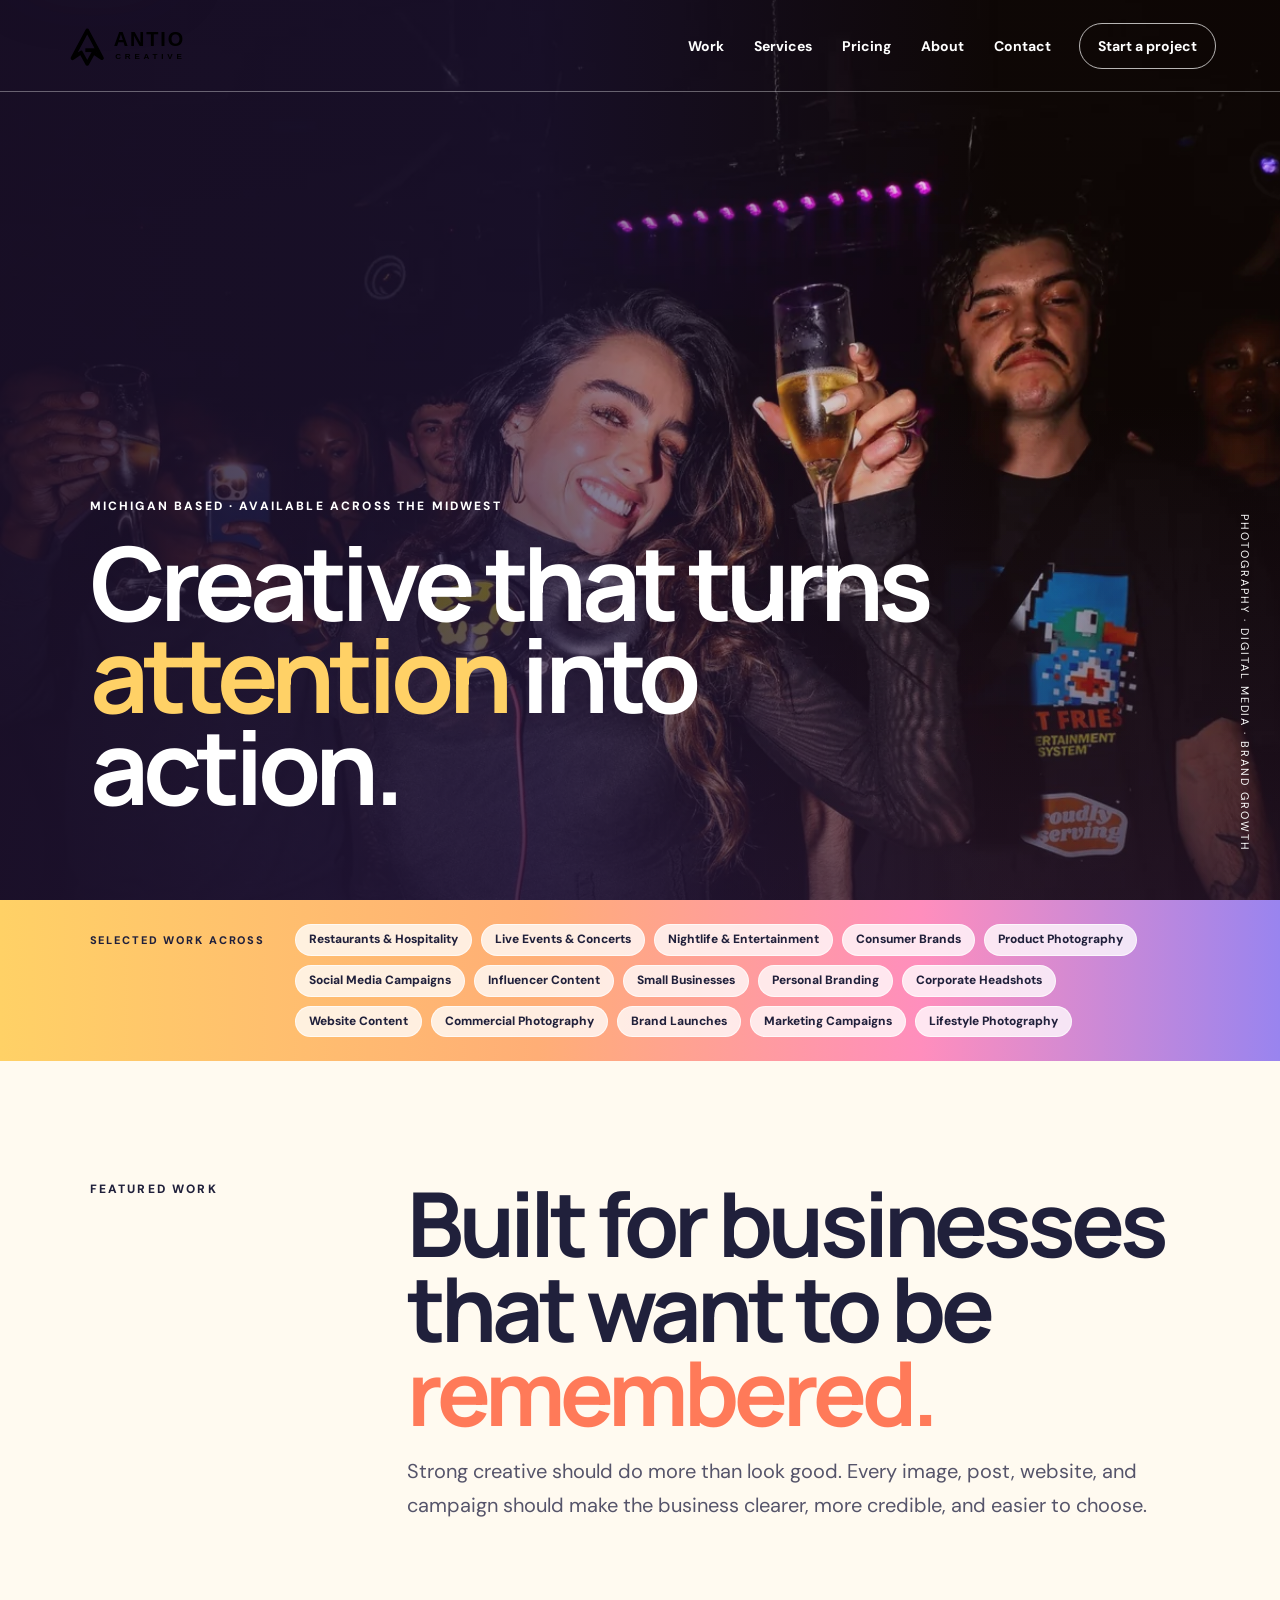
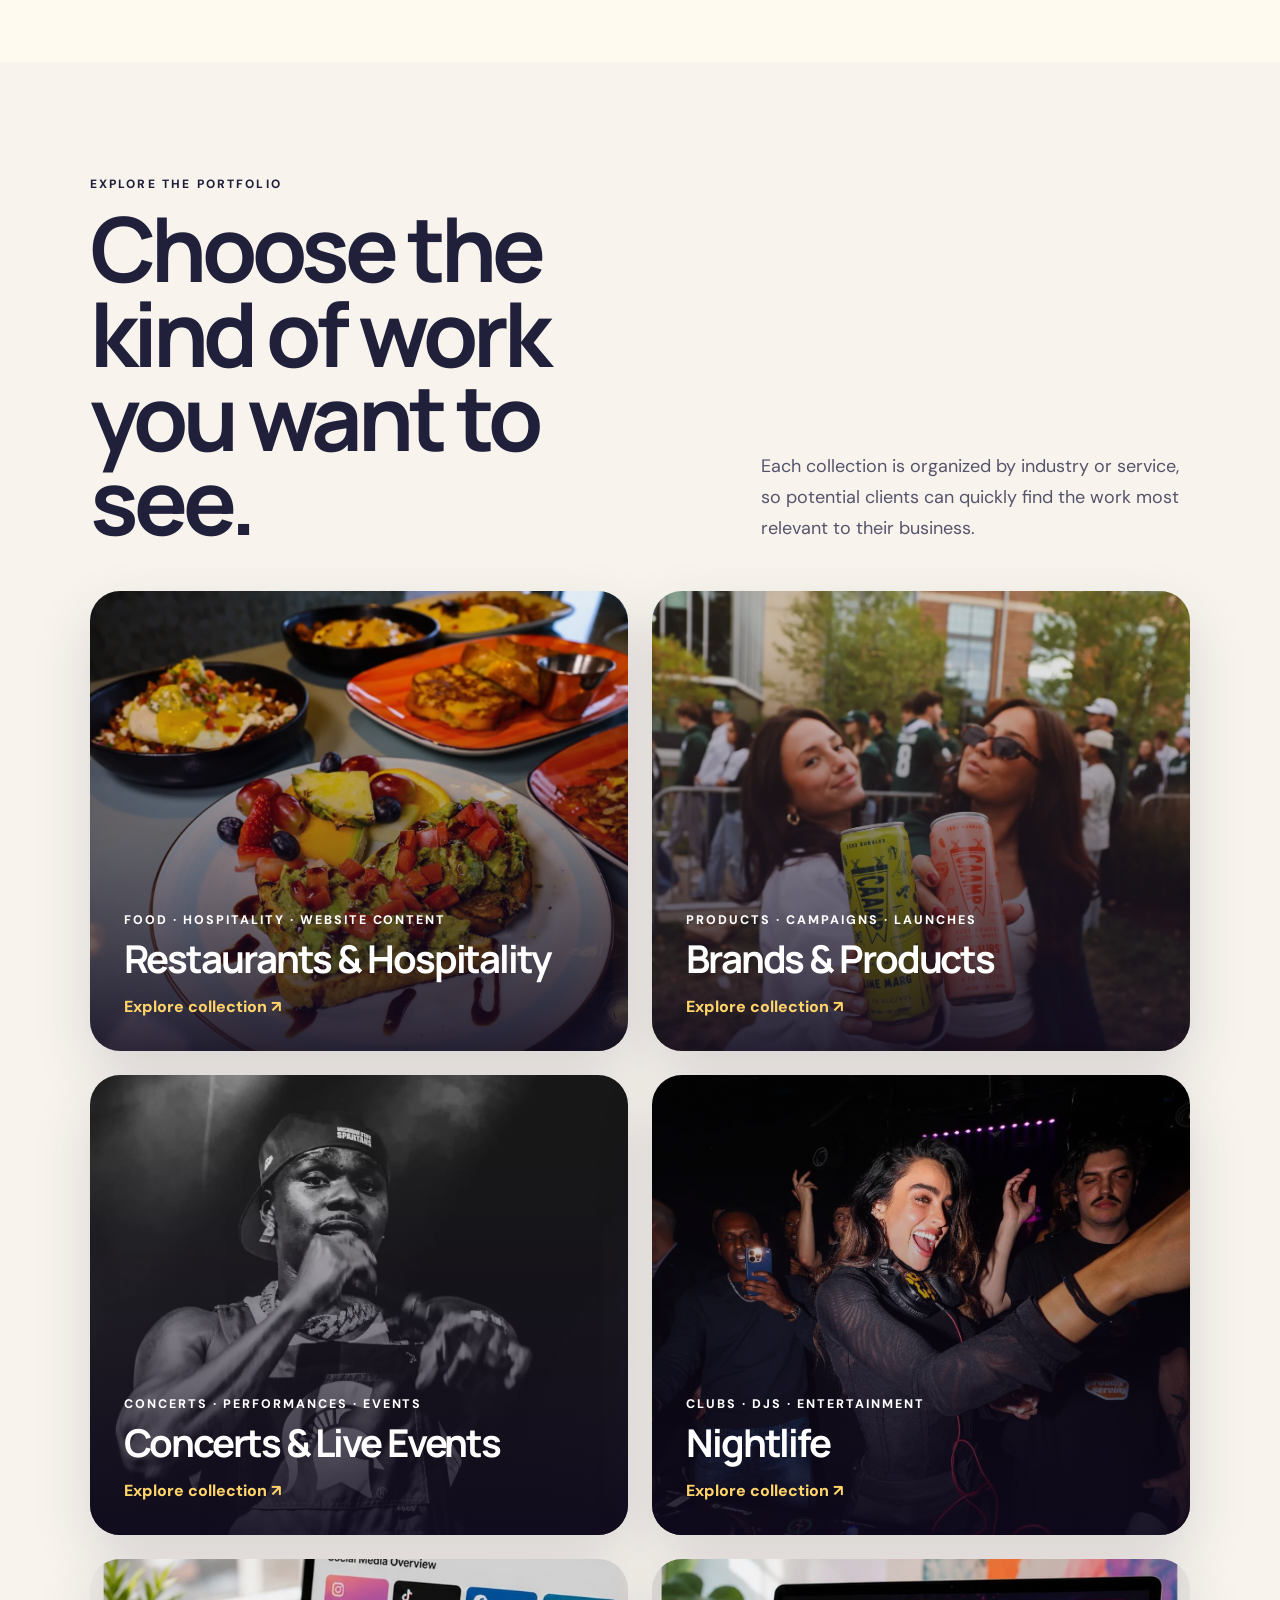
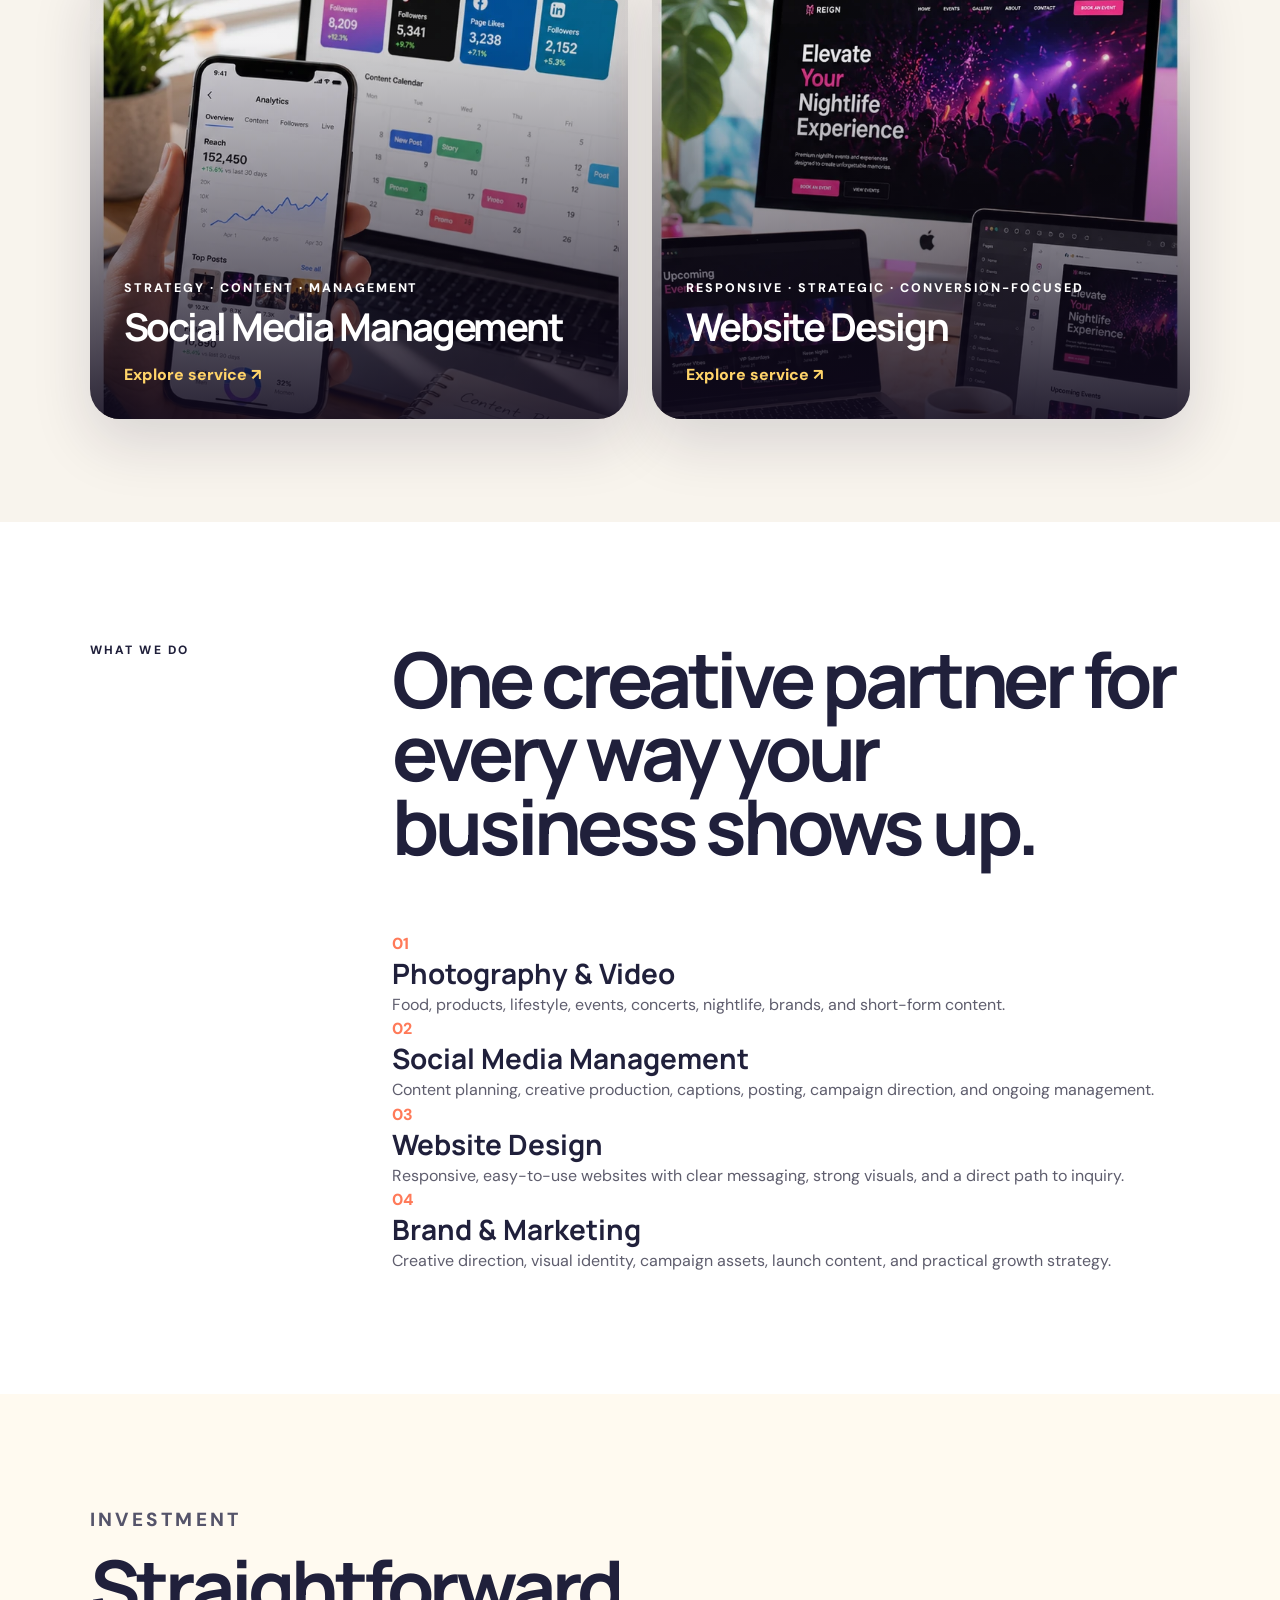
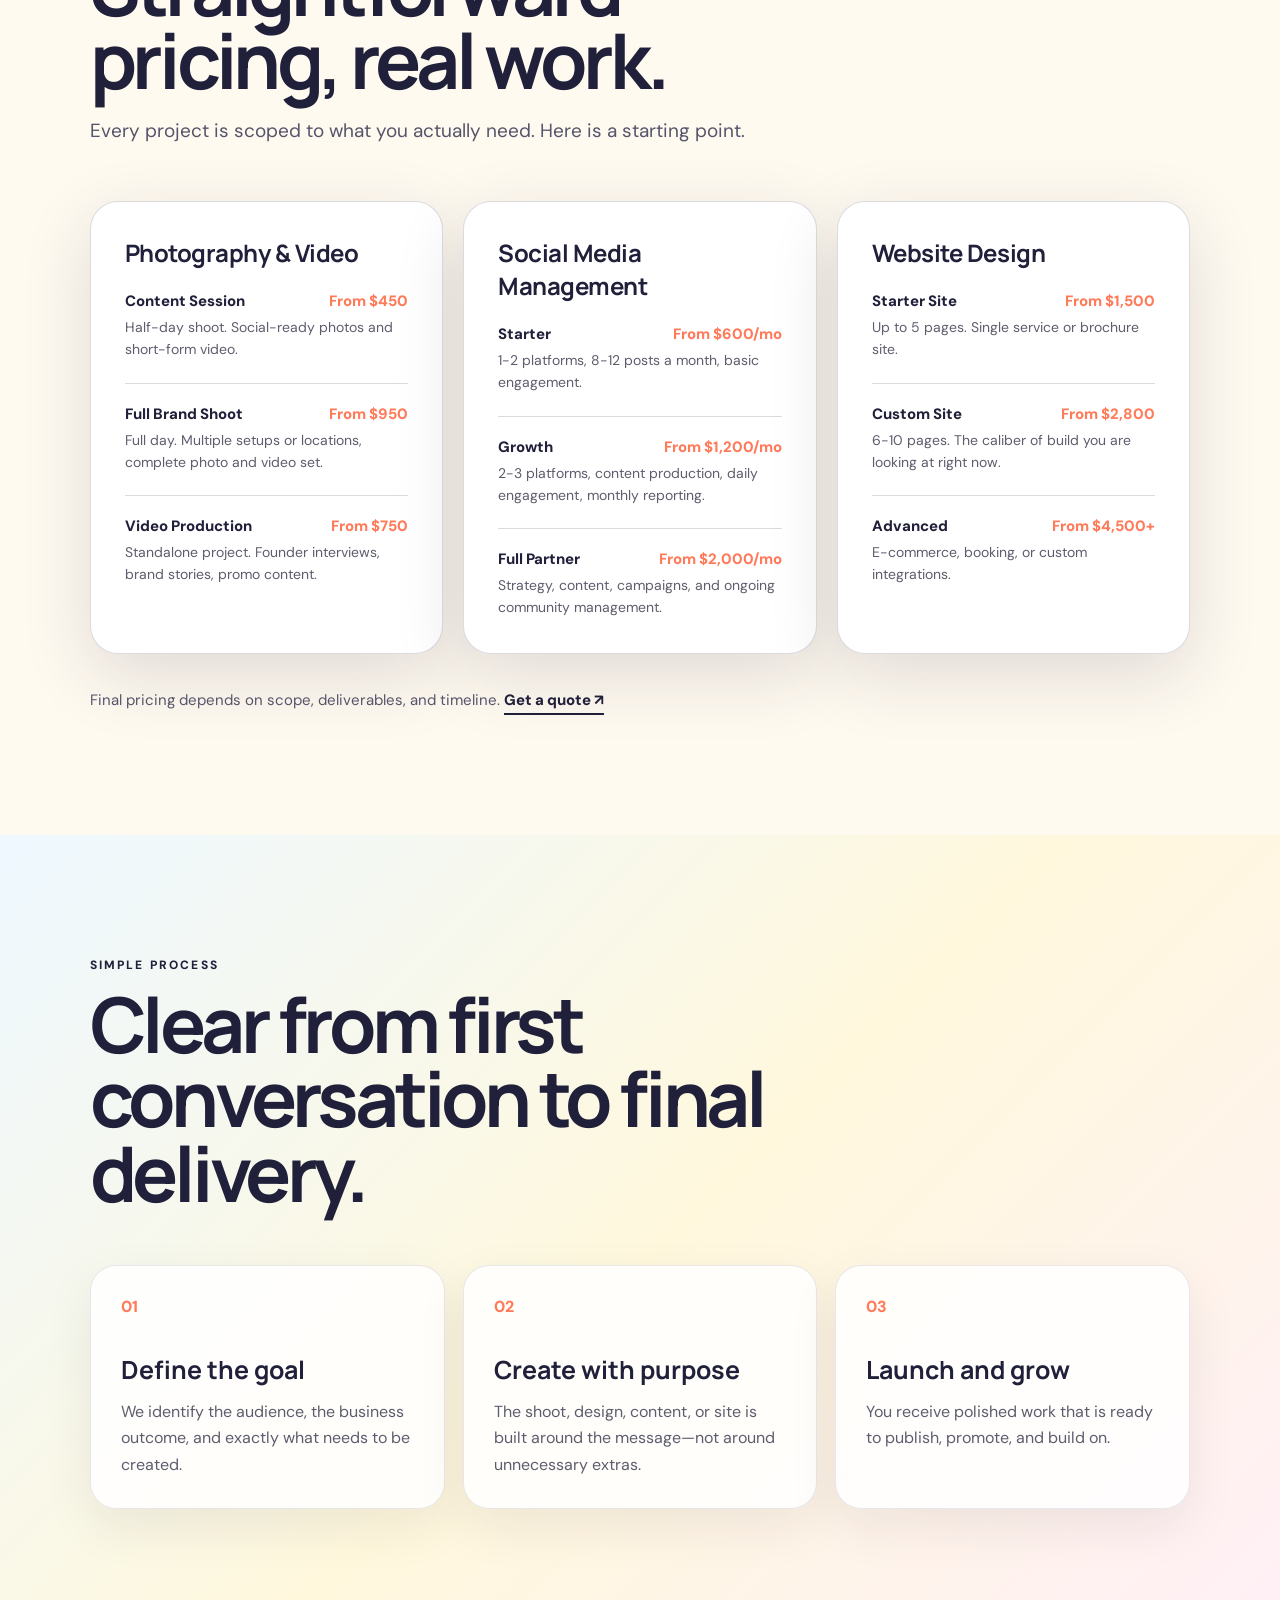
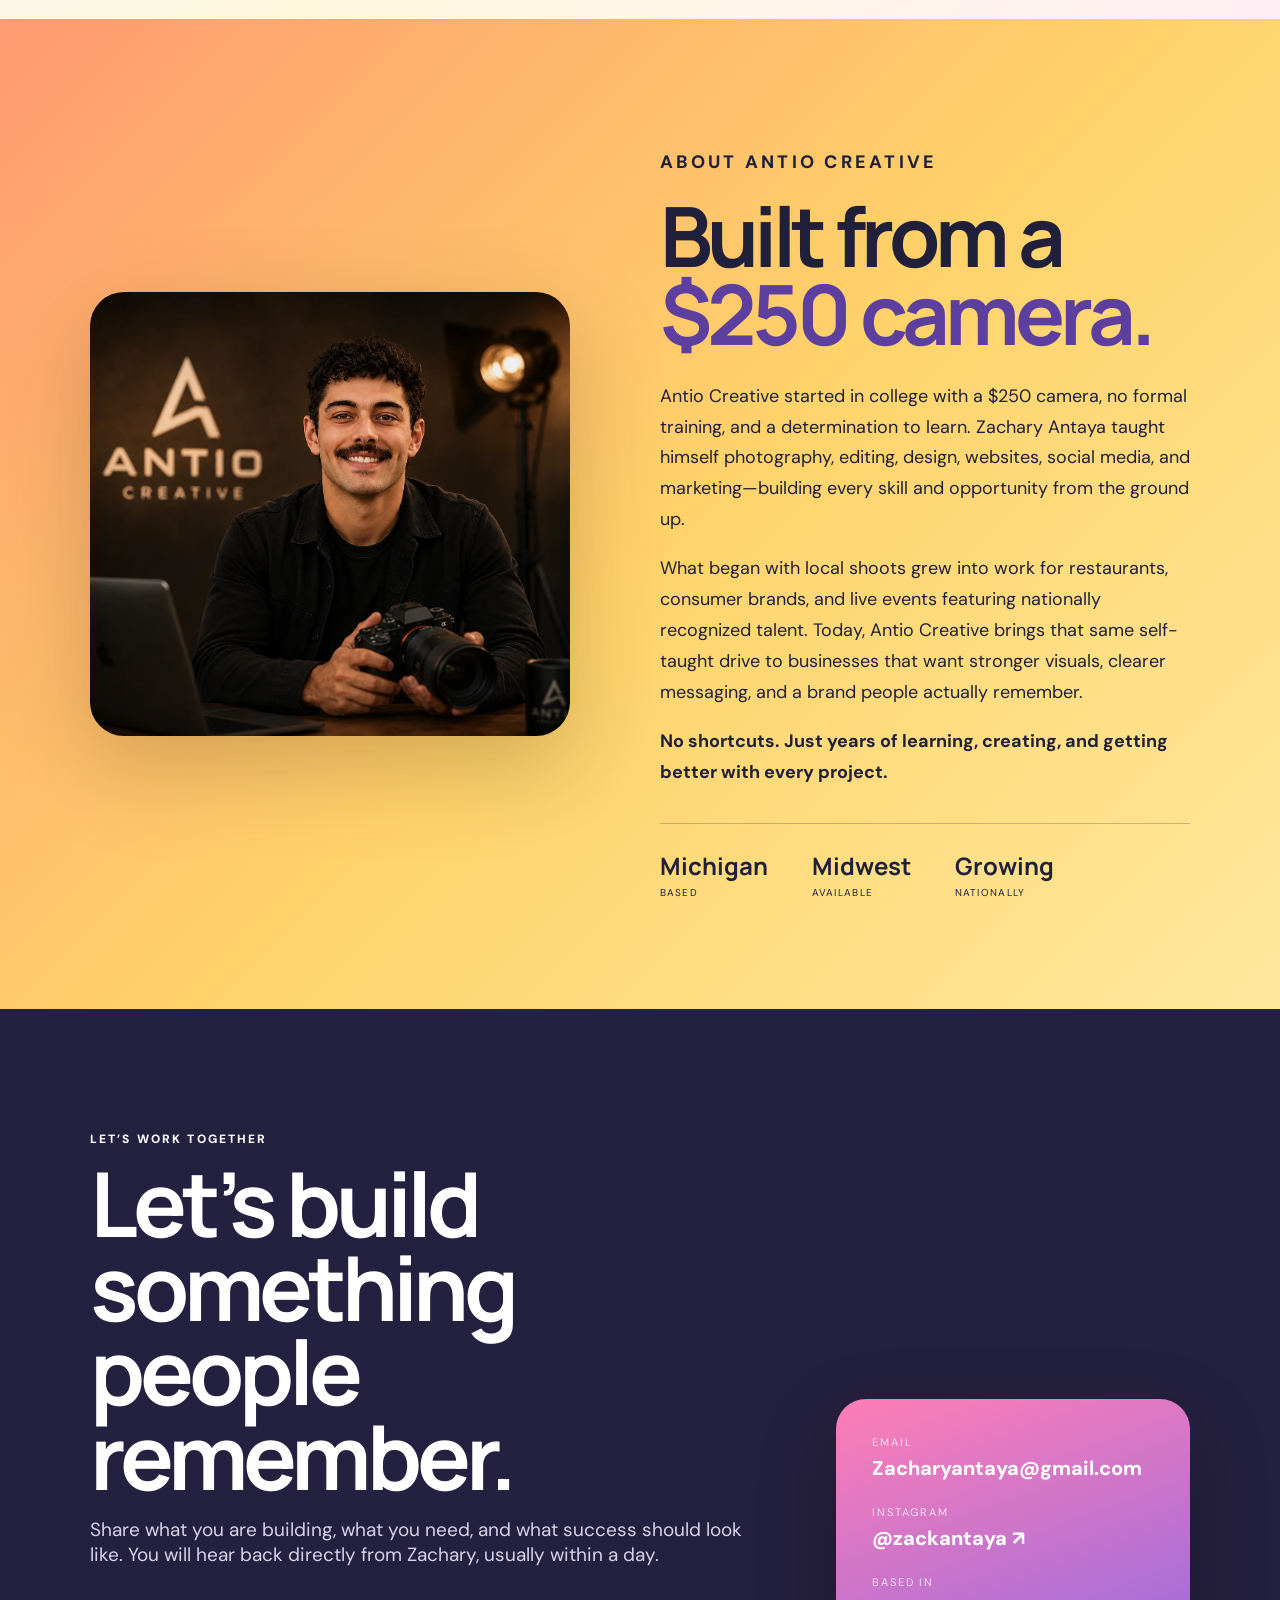
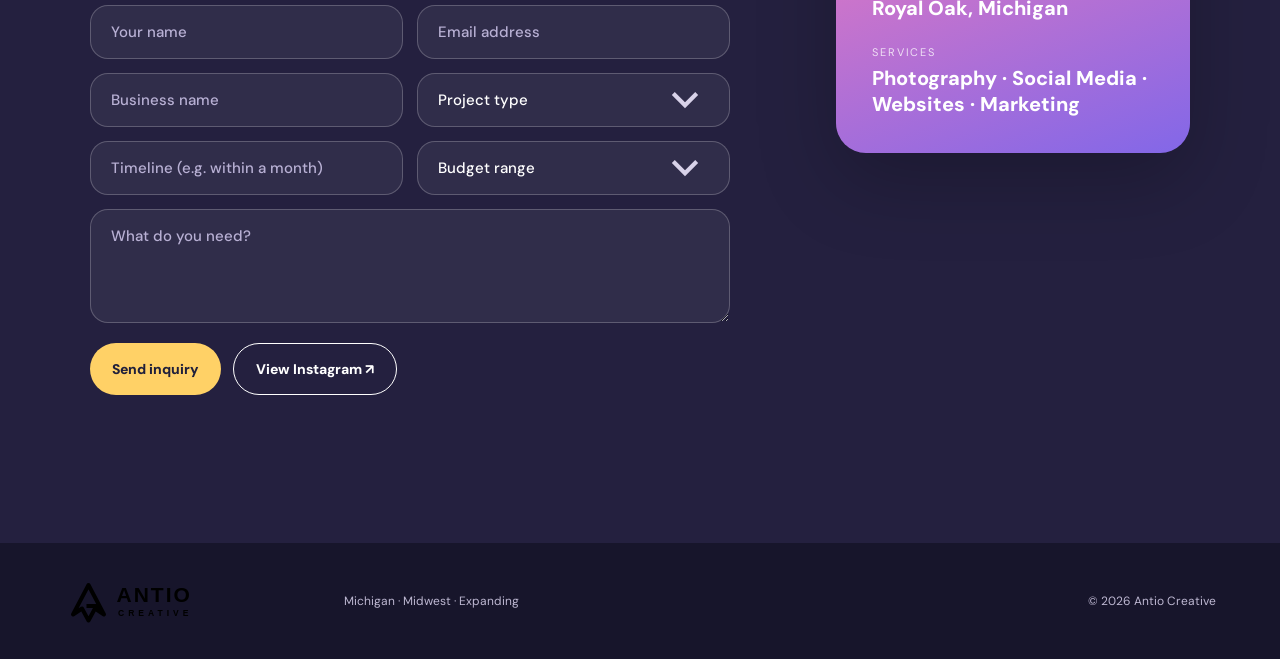
<file: antio-creative-v2-6/index.html>
<!DOCTYPE html>

<html lang="en">
<head>
<meta charset="utf-8"/>
<meta content="width=device-width, initial-scale=1" name="viewport"/>
<meta content="#241f46" name="theme-color"/>
<meta content="Antio Creative helps Michigan and Midwest businesses stand out through photography, social media, website design, and brand content." name="description"/>
<meta content="Antio Creative — Creative that turns attention into action" property="og:title"/>
<meta content="Photography, social media, websites, and brand content for restaurants, local businesses, artists, and growing companies." property="og:description"/>
<meta content="website" property="og:type"/>
<meta content="https://antiocreative.com/" property="og:url"/>
<meta content="https://antiocreative.com/assets/images/sommer-hero.webp" property="og:image"/>
<meta content="summary_large_image" name="twitter:card"/>
<title>Antio Creative | Photography, Social Media &amp; Websites in Michigan</title>
<link href="assets/logo/favicon.svg" rel="icon" type="image/svg+xml"/>
<link href="https://fonts.googleapis.com" rel="preconnect"/>
<link crossorigin="" href="https://fonts.gstatic.com" rel="preconnect"/>
<link href="https://fonts.googleapis.com/css2?family=DM+Sans:wght@400;500;600;700&amp;family=Manrope:wght@500;600;700;800&amp;display=swap" rel="stylesheet"/>
<link href="styles.css" rel="stylesheet"/>
<script type="application/ld+json">
  {
    "@context":"https://schema.org",
    "@type":"ProfessionalService",
    "name":"Antio Creative",
    "url":"https://antiocreative.com/",
    "email":"mailto:Zacharyantaya@gmail.com",
    "areaServed":["Michigan","Midwest United States"],
    "founder":{"@type":"Person","name":"Zachary Antaya"},
    "sameAs":["https://www.instagram.com/zackantaya/"],
    "description":"Photography, social media management, website design, and brand content for businesses and live events."
  }
  </script>
</head>
<body>
<a class="skip-link" href="#main">Skip to content</a>
<header class="site-header" id="top">
<a aria-label="Antio Creative home" class="logo" href="#top">
<img alt="Antio Creative" src="assets/logo/antio-logo.svg"/>
</a>
<button aria-controls="site-nav" aria-expanded="false" class="menu-toggle" type="button">Menu</button>
<nav aria-label="Main navigation" class="site-nav" id="site-nav">
<a href="#work">Work</a>
<a href="#services">Services</a>
<a href="#pricing">Pricing</a>
<a href="#about">About</a>
<a href="#contact">Contact</a>
</nav>
<a class="header-cta" href="#contact">Start a project</a>
</header>
<main id="main">
<section aria-labelledby="hero-title" class="hero">
<div class="hero-media"><img alt="Live event photography captured by Antio Creative" fetchpriority="high" src="assets/images/sommer-hero.webp"/></div>
<div class="hero-wash"></div>
<div class="hero-copy reveal">
<p class="eyebrow">Michigan based · Available across the Midwest</p>
<h1 id="hero-title">Creative that turns <span>attention</span> into action.</h1>
</div>
<div class="hero-badge">Photography · Digital Media · Brand Growth</div>
</section>
<section aria-label="Selected industries and creative work" class="proof-strip">
<p>Selected work across</p>
<div>
<span>Restaurants &amp; Hospitality</span>
<span>Live Events &amp; Concerts</span>
<span>Nightlife &amp; Entertainment</span>
<span>Consumer Brands</span>
<span>Product Photography</span>
<span>Social Media Campaigns</span>
<span>Influencer Content</span>
<span>Small Businesses</span>
<span>Personal Branding</span>
<span>Corporate Headshots</span>
<span>Website Content</span>
<span>Commercial Photography</span>
<span>Brand Launches</span>
<span>Marketing Campaigns</span>
<span>Lifestyle Photography</span>
</div>
</section>
<section class="intro section" id="work">
<div class="section-kicker">Featured work</div>
<div>
<h2>Built for businesses that want to be <em>remembered.</em></h2>
<p>Strong creative should do more than look good. Every image, post, website, and campaign should make the business clearer, more credible, and easier to choose.</p>
</div>
</section>
<section aria-label="Creative work categories" class="case category-showcase">
<div class="featured-intro reveal">
<div>
<p class="eyebrow">Explore the portfolio</p>
<h3>Choose the kind of work you want to see.</h3>
</div>
<p>Each collection is organized by industry or service, so potential clients can quickly find the work most relevant to their business.</p>
</div>
<div class="category-grid">
<a class="category-card category-restaurants reveal" href="restaurants.html">
<img alt="Restaurants and hospitality photography" src="assets/images/morning-post-4.webp"/>
<div class="category-overlay"></div>
<div class="category-copy"><p>Food · Hospitality · Website Content</p><h4>Restaurants &amp; Hospitality</h4><span>Explore collection ↗</span></div>
</a>
<a class="category-card category-brands reveal delay-1" href="brands-products.html">
<img alt="Brand and product photography" src="assets/images/caamp.webp"/>
<div class="category-overlay"></div>
<div class="category-copy"><p>Products · Campaigns · Launches</p><h4>Brands &amp; Products</h4><span>Explore collection ↗</span></div>
</a>
<a class="category-card category-live reveal delay-2" href="live-events.html">
<img alt="Concert and live event photography" src="assets/images/dababy-portrait.webp"/>
<div class="category-overlay"></div>
<div class="category-copy"><p>Concerts · Performances · Events</p><h4>Concerts &amp; Live Events</h4><span>Explore collection ↗</span></div>
</a>
<a class="category-card category-nightlife reveal" href="nightlife.html">
<img alt="Nightlife and DJ photography" src="assets/images/sommer-action.webp"/>
<div class="category-overlay"></div>
<div class="category-copy"><p>Clubs · DJs · Entertainment</p><h4>Nightlife</h4><span>Explore collection ↗</span></div>
</a>
<a class="category-card category-social reveal delay-1" href="social-media.html">
<img alt="Social media management and campaign content" src="assets/images/social-media-showcase.webp"/>
<div class="category-overlay"></div>
<div class="category-copy"><p>Strategy · Content · Management</p><h4>Social Media Management</h4><span>Explore service ↗</span></div>
</a>
<a class="category-card category-web reveal delay-2" href="website-design.html">
<img alt="Website design and digital content" src="assets/images/website-design-showcase.webp"/>
<div class="category-overlay"></div>
<div class="category-copy"><p>Responsive · Strategic · Conversion-Focused</p><h4>Website Design</h4><span>Explore service ↗</span></div>
</a>
</div>
</section>
<section class="services section" id="services">
<div class="section-kicker">What we do</div>
<div class="services-content">
<h2>One creative partner for every way your business shows up.</h2>
<div class="service-list">
<a class="service-link" href="live-events.html"><span>01</span><h3>Photography &amp; Video</h3><p>Food, products, lifestyle, events, concerts, nightlife, brands, and short-form content.</p></a>
<a class="service-link" href="social-media.html"><span>02</span><h3>Social Media Management</h3><p>Content planning, creative production, captions, posting, campaign direction, and ongoing management.</p></a>
<a class="service-link" href="website-design.html"><span>03</span><h3>Website Design</h3><p>Responsive, easy-to-use websites with clear messaging, strong visuals, and a direct path to inquiry.</p></a>
<a class="service-link" href="brands-products.html"><span>04</span><h3>Brand &amp; Marketing</h3><p>Creative direction, visual identity, campaign assets, launch content, and practical growth strategy.</p></a>
</div>
</div>
</section>
<section aria-label="Pricing" class="pricing" id="pricing">
<div class="pricing-heading reveal">
<p class="eyebrow">Investment</p>
<h2>Straightforward pricing, real work.</h2>
<p>Every project is scoped to what you actually need. Here is a starting point.</p>
</div>
<div class="pricing-grid">
<article class="pricing-card reveal">
<h3>Photography &amp; Video</h3>
<ul>
<li><div class="pricing-row"><span>Content Session</span><strong>From $450</strong></div><p>Half-day shoot. Social-ready photos and short-form video.</p></li>
<li><div class="pricing-row"><span>Full Brand Shoot</span><strong>From $950</strong></div><p>Full day. Multiple setups or locations, complete photo and video set.</p></li>
<li><div class="pricing-row"><span>Video Production</span><strong>From $750</strong></div><p>Standalone project. Founder interviews, brand stories, promo content.</p></li>
</ul>
</article>
<article class="pricing-card reveal delay-1">
<h3>Social Media Management</h3>
<ul>
<li><div class="pricing-row"><span>Starter</span><strong>From $600/mo</strong></div><p>1-2 platforms, 8-12 posts a month, basic engagement.</p></li>
<li><div class="pricing-row"><span>Growth</span><strong>From $1,200/mo</strong></div><p>2-3 platforms, content production, daily engagement, monthly reporting.</p></li>
<li><div class="pricing-row"><span>Full Partner</span><strong>From $2,000/mo</strong></div><p>Strategy, content, campaigns, and ongoing community management.</p></li>
</ul>
</article>
<article class="pricing-card reveal delay-2">
<h3>Website Design</h3>
<ul>
<li><div class="pricing-row"><span>Starter Site</span><strong>From $1,500</strong></div><p>Up to 5 pages. Single service or brochure site.</p></li>
<li><div class="pricing-row"><span>Custom Site</span><strong>From $2,800</strong></div><p>6-10 pages. The caliber of build you are looking at right now.</p></li>
<li><div class="pricing-row"><span>Advanced</span><strong>From $4,500+</strong></div><p>E-commerce, booking, or custom integrations.</p></li>
</ul>
</article>
</div>
<p class="pricing-note">Final pricing depends on scope, deliverables, and timeline. <a class="text-link" href="#contact">Get a quote ↗</a></p>
</section>
<section aria-label="How projects work" class="process">
<div class="process-heading reveal">
<p class="eyebrow">Simple process</p>
<h2>Clear from first conversation to final delivery.</h2>
</div>
<div class="process-grid">
<article class="reveal"><span>01</span><h3>Define the goal</h3><p>We identify the audience, the business outcome, and exactly what needs to be created.</p></article>
<article class="reveal delay-1"><span>02</span><h3>Create with purpose</h3><p>The shoot, design, content, or site is built around the message—not around unnecessary extras.</p></article>
<article class="reveal delay-2"><span>03</span><h3>Launch and grow</h3><p>You receive polished work that is ready to publish, promote, and build on.</p></article>
</div>
</section>
<section class="about" id="about">
<div class="about-image reveal"><img alt="Zachary Antaya, founder of Antio Creative, holding a camera" loading="lazy" src="assets/images/zack-studio.webp"/></div>
<div class="about-copy reveal delay-1">
<p class="eyebrow">About Antio Creative</p>
<h2>Built from a <span>$250 camera.</span></h2>
<p>Antio Creative started in college with a $250 camera, no formal training, and a determination to learn. Zachary Antaya taught himself photography, editing, design, websites, social media, and marketing—building every skill and opportunity from the ground up.</p>
<p>What began with local shoots grew into work for restaurants, consumer brands, and live events featuring nationally recognized talent. Today, Antio Creative brings that same self-taught drive to businesses that want stronger visuals, clearer messaging, and a brand people actually remember.</p>
<p class="about-note">No shortcuts. Just years of learning, creating, and getting better with every project.</p>
<div class="about-meta"><div><strong>Michigan</strong><span>Based</span></div><div><strong>Midwest</strong><span>Available</span></div><div><strong>Growing</strong><span>Nationally</span></div></div>
</div>
</section>
<section class="contact" id="contact">
<div class="contact-panel reveal">
<p class="eyebrow">Let’s work together</p>
<h2>Let’s build something people remember.</h2>
<p>Share what you are building, what you need, and what success should look like. You will hear back directly from Zachary, usually within a day.</p>
<form action="https://api.web3forms.com/submit" class="contact-form" id="contact-form" method="POST">
<input name="access_key" type="hidden" value="ccef0b5f-86c6-4bd6-aae5-f85ea4fa3c06"/>
<input name="subject" type="hidden" value="New project inquiry — Antio Creative"/>
<input aria-label="Leave this field empty" class="hp-field" name="botcheck" tabindex="-1" type="text"/>
<div class="form-row">
<label class="sr-only" for="cf-name">Name</label>
<input id="cf-name" name="name" placeholder="Your name" required type="text"/>
<label class="sr-only" for="cf-email">Email</label>
<input id="cf-email" name="email" placeholder="Email address" required type="email"/>
</div>
<div class="form-row">
<label class="sr-only" for="cf-business">Business name</label>
<input id="cf-business" name="business_name" placeholder="Business name" type="text"/>
<label class="sr-only" for="cf-type">Project type</label>
<select id="cf-type" name="project_type" required>
<option value="" disabled selected>Project type</option>
<option>Photography</option>
<option>Video Production</option>
<option>Social Media Management</option>
<option>Website Design</option>
<option>Multiple / not sure yet</option>
</select>
</div>
<div class="form-row">
<label class="sr-only" for="cf-timeline">Timeline</label>
<input id="cf-timeline" name="timeline" placeholder="Timeline (e.g. within a month)" type="text"/>
<label class="sr-only" for="cf-budget">Budget range</label>
<select id="cf-budget" name="budget_range">
<option value="" disabled selected>Budget range</option>
<option>Under $500</option>
<option>$500 – $1,500</option>
<option>$1,500 – $5,000</option>
<option>$5,000+</option>
<option>Not sure yet</option>
</select>
</div>
<label class="sr-only" for="cf-details">What do you need?</label>
<textarea id="cf-details" name="message" placeholder="What do you need?" required rows="4"></textarea>
<div class="actions">
<button class="btn btn-primary" type="submit">Send inquiry</button>
<a class="btn btn-secondary dark-btn" href="https://www.instagram.com/zackantaya/" rel="noopener" target="_blank">View Instagram ↗</a>
</div>
<p aria-live="polite" class="form-status" id="form-status"></p>
</form>
</div>
<aside aria-label="Contact details" class="contact-card reveal delay-1">
<p>Email</p><a href="mailto:Zacharyantaya@gmail.com">Zacharyantaya@gmail.com</a>
<p>Instagram</p><a href="https://www.instagram.com/zackantaya/" rel="noopener" target="_blank">@zackantaya ↗</a>
<p>Based in</p><span>Royal Oak, Michigan</span>
<p>Services</p><span>Photography · Social Media · Websites · Marketing</span>
</aside>
</section>
</main>
<footer>
<img alt="Antio Creative" src="assets/logo/antio-logo.svg"/>
<p>Michigan · Midwest · Expanding</p>
<p>© <span id="year"></span> Antio Creative</p>
</footer>
<script src="script.js"></script>
</body>
</html>
</file>
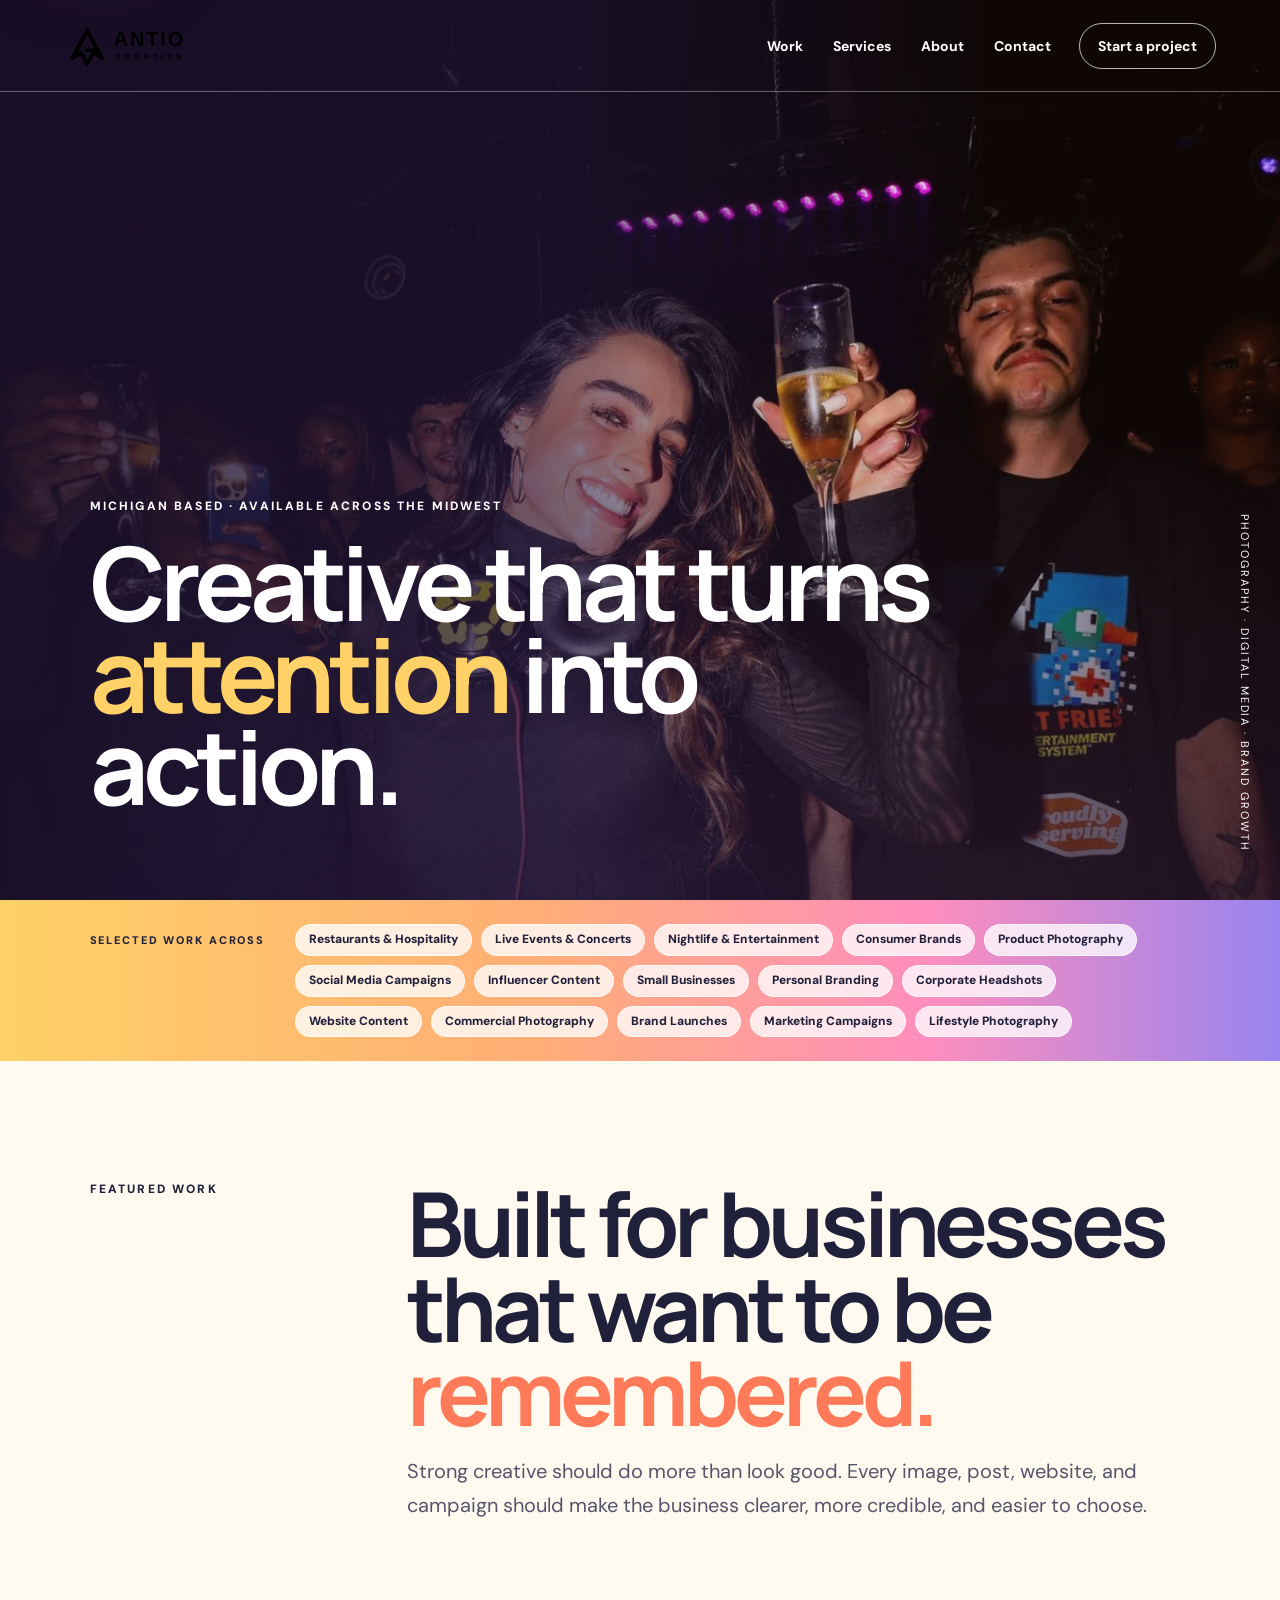
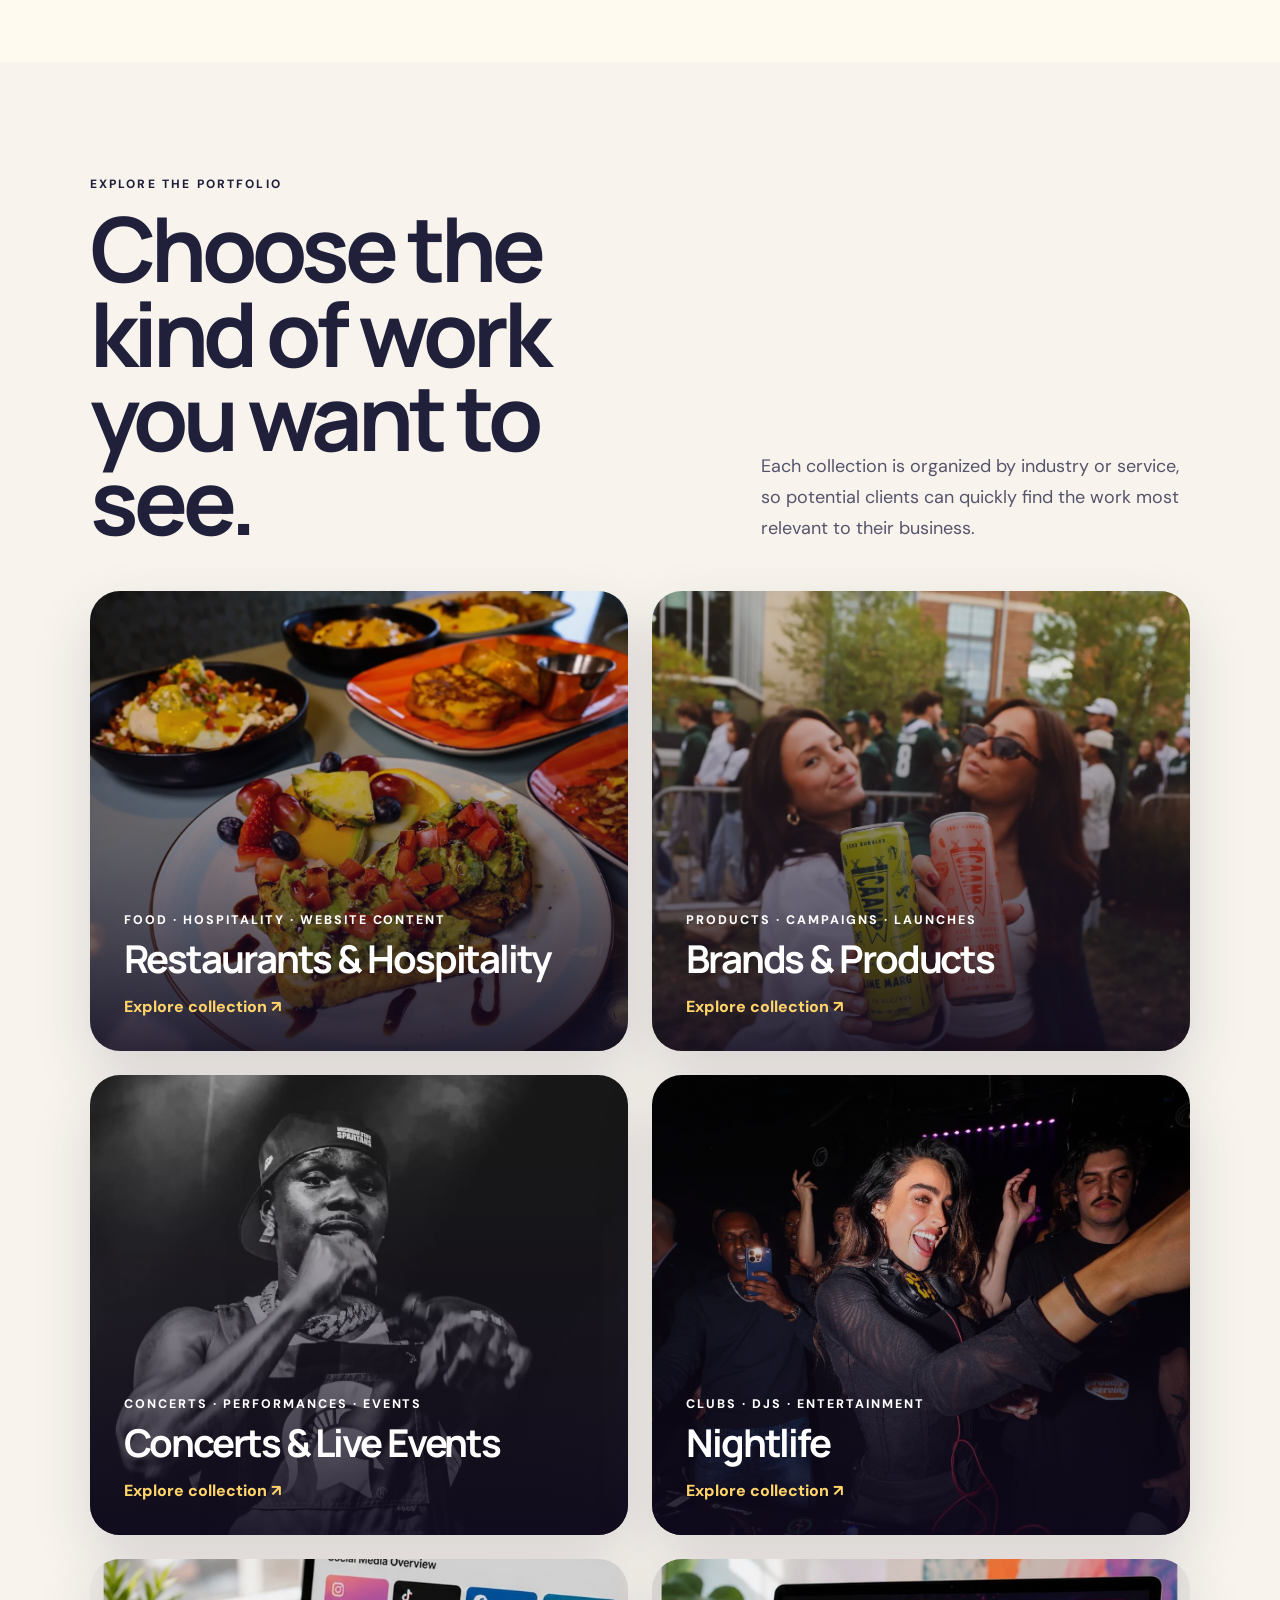
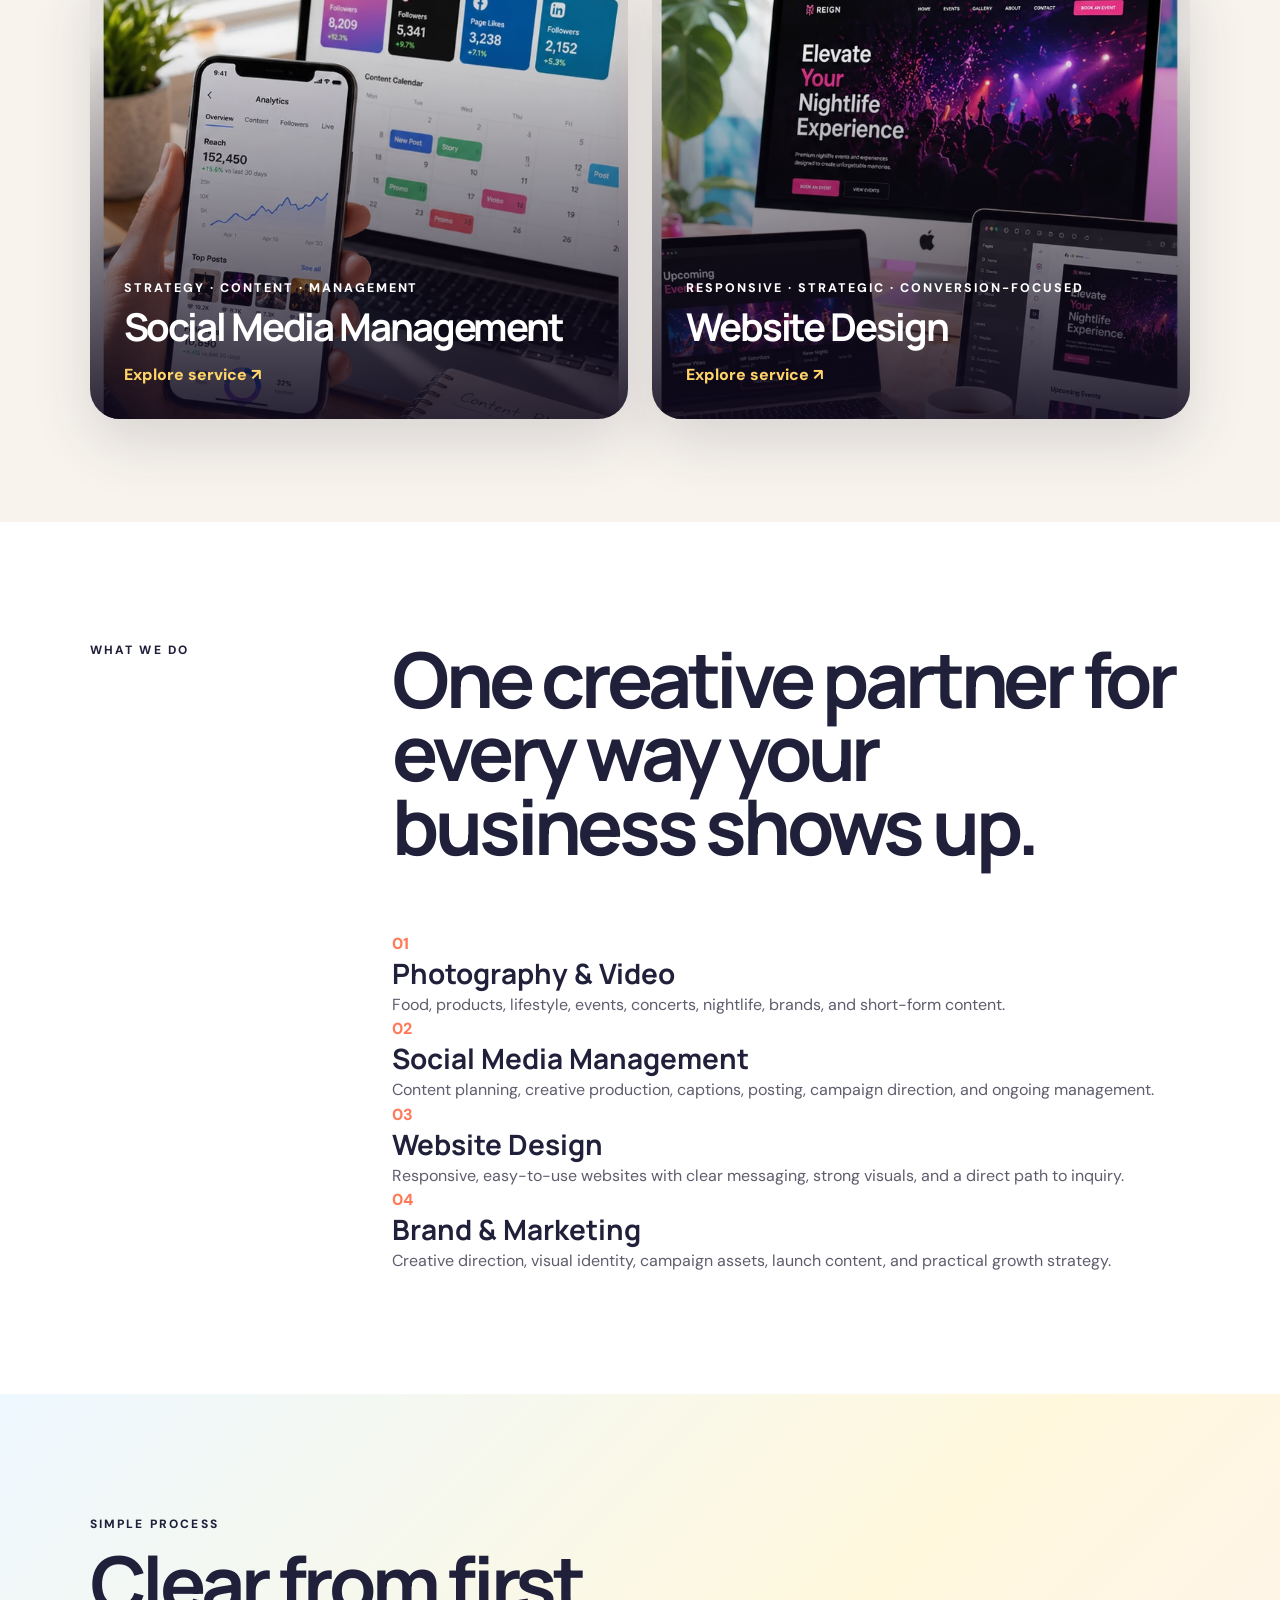
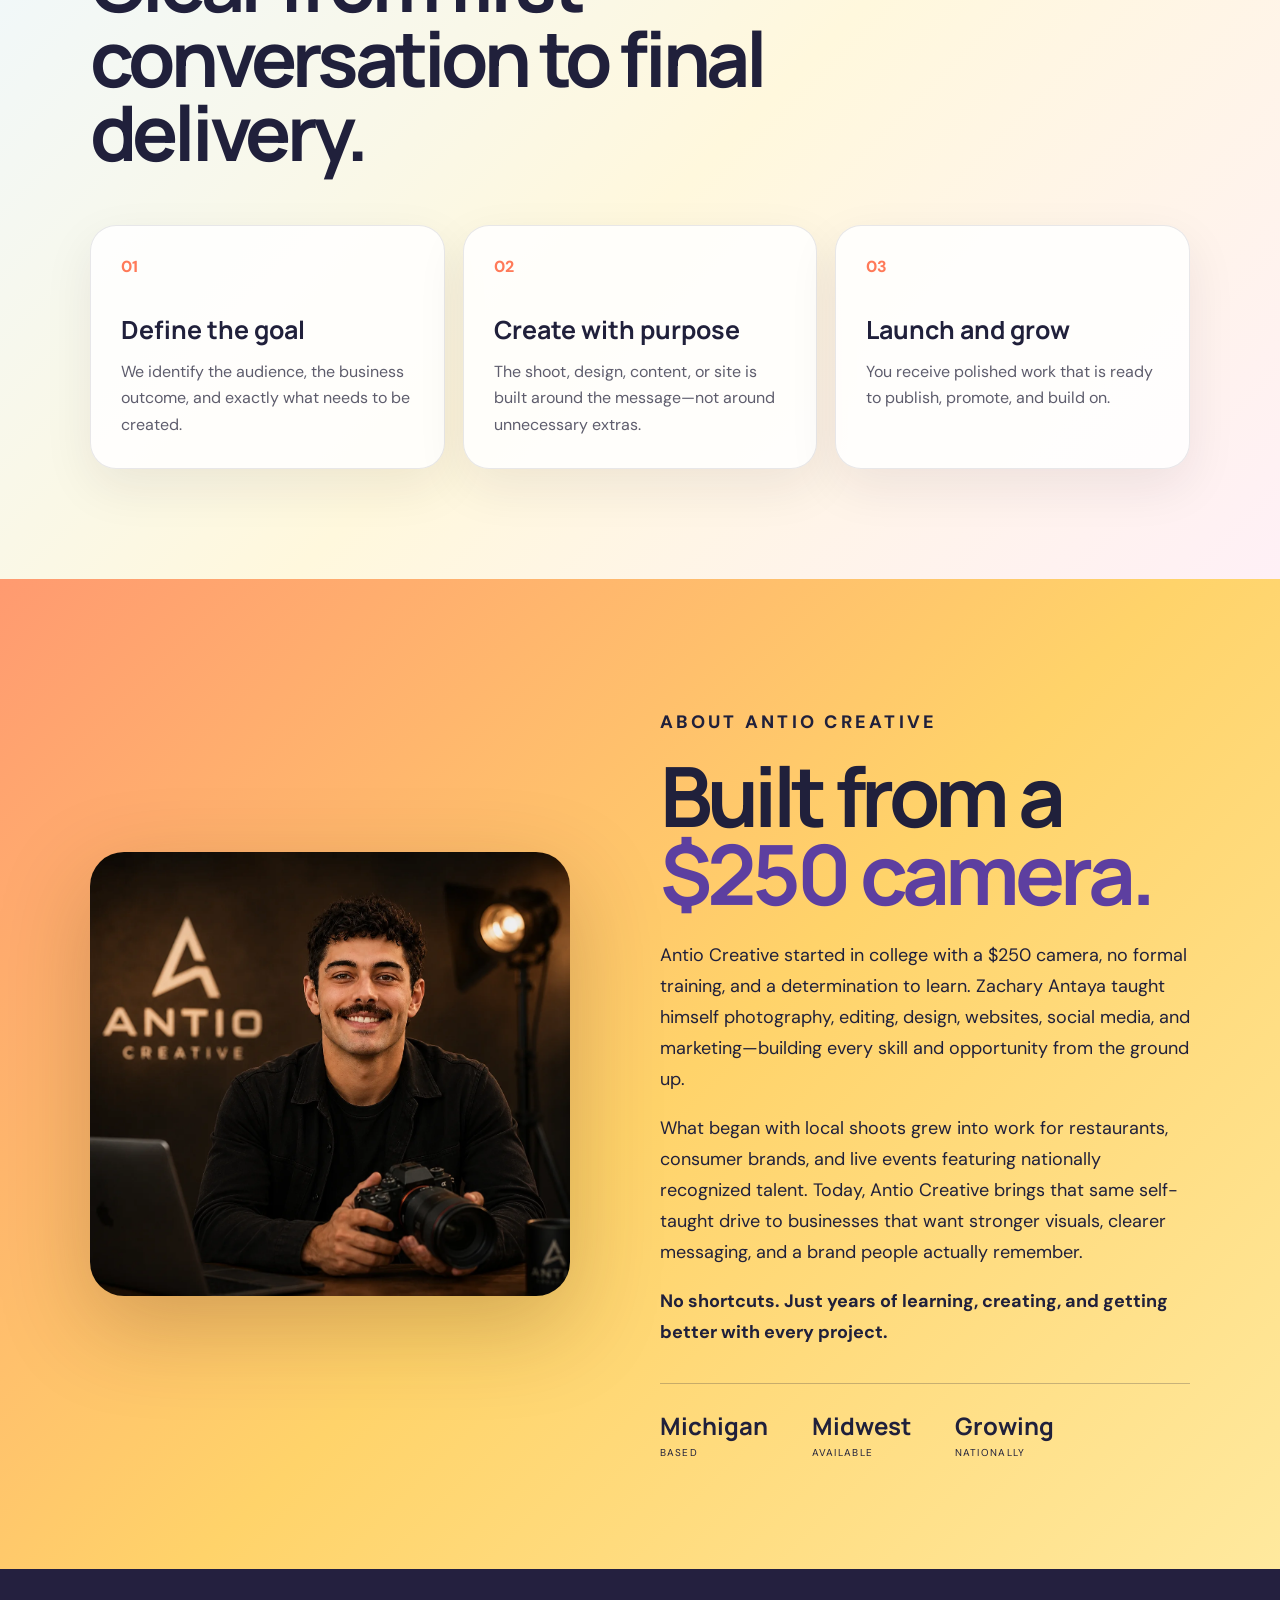
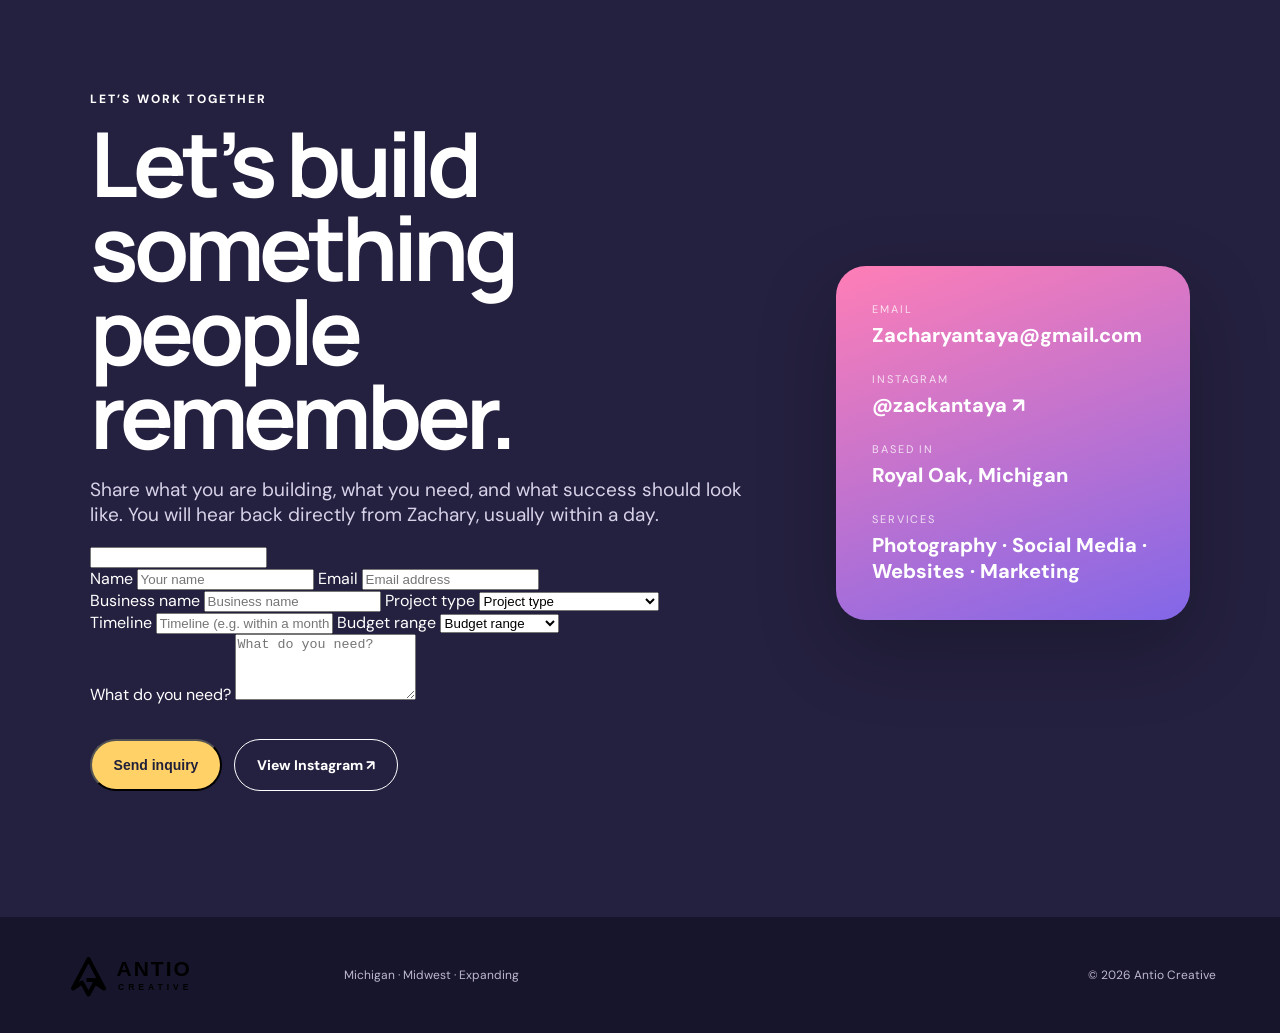
<file: antio-creative-v2-6/antio-brand-rapid-update-3/index.html>
<!DOCTYPE html>

<html lang="en">
<head>
<meta charset="utf-8"/>
<meta content="width=device-width, initial-scale=1" name="viewport"/>
<meta content="#241f46" name="theme-color"/>
<meta content="Antio Creative helps Michigan and Midwest businesses stand out through photography, social media, website design, and brand content." name="description"/>
<meta content="Antio Creative — Creative that turns attention into action" property="og:title"/>
<meta content="Photography, social media, websites, and brand content for restaurants, local businesses, artists, and growing companies." property="og:description"/>
<meta content="website" property="og:type"/>
<meta content="https://antiocreative.com/" property="og:url"/>
<meta content="https://antiocreative.com/assets/images/sommer-hero.webp" property="og:image"/>
<meta content="summary_large_image" name="twitter:card"/>
<title>Antio Creative | Photography, Social Media &amp; Websites in Michigan</title>
<link href="assets/logo/favicon.svg" rel="icon" type="image/svg+xml"/>
<link href="https://fonts.googleapis.com" rel="preconnect"/>
<link crossorigin="" href="https://fonts.gstatic.com" rel="preconnect"/>
<link href="https://fonts.googleapis.com/css2?family=DM+Sans:wght@400;500;600;700&amp;family=Manrope:wght@500;600;700;800&amp;display=swap" rel="stylesheet"/>
<link href="styles.css" rel="stylesheet"/>
<script type="application/ld+json">
  {
    "@context":"https://schema.org",
    "@type":"ProfessionalService",
    "name":"Antio Creative",
    "url":"https://antiocreative.com/",
    "email":"mailto:Zacharyantaya@gmail.com",
    "areaServed":["Michigan","Midwest United States"],
    "founder":{"@type":"Person","name":"Zachary Antaya"},
    "sameAs":["https://www.instagram.com/zackantaya/"],
    "description":"Photography, social media management, website design, and brand content for businesses and live events."
  }
  </script>
</head>
<body>
<a class="skip-link" href="#main">Skip to content</a>
<header class="site-header" id="top">
<a aria-label="Antio Creative home" class="logo" href="#top">
<img alt="Antio Creative" src="assets/logo/antio-logo.svg"/>
</a>
<button aria-controls="site-nav" aria-expanded="false" class="menu-toggle" type="button">Menu</button>
<nav aria-label="Main navigation" class="site-nav" id="site-nav">
<a href="#work">Work</a>
<a href="#services">Services</a>
<a href="#about">About</a>
<a href="#contact">Contact</a>
</nav>
<a class="header-cta" href="#contact">Start a project</a>
</header>
<main id="main">
<section aria-labelledby="hero-title" class="hero">
<div class="hero-media"><img alt="Live event photography captured by Antio Creative" fetchpriority="high" src="assets/images/sommer-hero.webp"/></div>
<div class="hero-wash"></div>
<div class="hero-copy reveal">
<p class="eyebrow">Michigan based · Available across the Midwest</p>
<h1 id="hero-title">Creative that turns <span>attention</span> into action.</h1>
</div>
<div class="hero-badge">Photography · Digital Media · Brand Growth</div>
</section>
<section aria-label="Selected industries and creative work" class="proof-strip">
<p>Selected work across</p>
<div>
<span>Restaurants &amp; Hospitality</span>
<span>Live Events &amp; Concerts</span>
<span>Nightlife &amp; Entertainment</span>
<span>Consumer Brands</span>
<span>Product Photography</span>
<span>Social Media Campaigns</span>
<span>Influencer Content</span>
<span>Small Businesses</span>
<span>Personal Branding</span>
<span>Corporate Headshots</span>
<span>Website Content</span>
<span>Commercial Photography</span>
<span>Brand Launches</span>
<span>Marketing Campaigns</span>
<span>Lifestyle Photography</span>
</div>
</section>
<section class="intro section" id="work">
<div class="section-kicker">Featured work</div>
<div>
<h2>Built for businesses that want to be <em>remembered.</em></h2>
<p>Strong creative should do more than look good. Every image, post, website, and campaign should make the business clearer, more credible, and easier to choose.</p>
</div>
</section>
<section aria-label="Creative work categories" class="case category-showcase">
<div class="featured-intro reveal">
<div>
<p class="eyebrow">Explore the portfolio</p>
<h3>Choose the kind of work you want to see.</h3>
</div>
<p>Each collection is organized by industry or service, so potential clients can quickly find the work most relevant to their business.</p>
</div>
<div class="category-grid">
<a class="category-card category-restaurants reveal" href="restaurants.html">
<img alt="Restaurants and hospitality photography" src="assets/images/morning-post-4.webp"/>
<div class="category-overlay"></div>
<div class="category-copy"><p>Food · Hospitality · Website Content</p><h4>Restaurants &amp; Hospitality</h4><span>Explore collection ↗</span></div>
</a>
<a class="category-card category-brands reveal delay-1" href="brands-products.html">
<img alt="Brand and product photography" src="assets/images/caamp.webp"/>
<div class="category-overlay"></div>
<div class="category-copy"><p>Products · Campaigns · Launches</p><h4>Brands &amp; Products</h4><span>Explore collection ↗</span></div>
</a>
<a class="category-card category-live reveal delay-2" href="live-events.html">
<img alt="Concert and live event photography" src="assets/images/dababy-portrait.webp"/>
<div class="category-overlay"></div>
<div class="category-copy"><p>Concerts · Performances · Events</p><h4>Concerts &amp; Live Events</h4><span>Explore collection ↗</span></div>
</a>
<a class="category-card category-nightlife reveal" href="nightlife.html">
<img alt="Nightlife and DJ photography" src="assets/images/sommer-action.webp"/>
<div class="category-overlay"></div>
<div class="category-copy"><p>Clubs · DJs · Entertainment</p><h4>Nightlife</h4><span>Explore collection ↗</span></div>
</a>
<a class="category-card category-social reveal delay-1" href="social-media.html">
<img alt="Social media management and campaign content" src="assets/images/social-media-showcase.webp"/>
<div class="category-overlay"></div>
<div class="category-copy"><p>Strategy · Content · Management</p><h4>Social Media Management</h4><span>Explore service ↗</span></div>
</a>
<a class="category-card category-web reveal delay-2" href="website-design.html">
<img alt="Website design and digital content" src="assets/images/website-design-showcase.webp"/>
<div class="category-overlay"></div>
<div class="category-copy"><p>Responsive · Strategic · Conversion-Focused</p><h4>Website Design</h4><span>Explore service ↗</span></div>
</a>
</div>
</section>
<section class="services section" id="services">
<div class="section-kicker">What we do</div>
<div class="services-content">
<h2>One creative partner for every way your business shows up.</h2>
<div class="service-list">
<a class="service-link" href="live-events.html"><span>01</span><h3>Photography &amp; Video</h3><p>Food, products, lifestyle, events, concerts, nightlife, brands, and short-form content.</p></a>
<a class="service-link" href="social-media.html"><span>02</span><h3>Social Media Management</h3><p>Content planning, creative production, captions, posting, campaign direction, and ongoing management.</p></a>
<a class="service-link" href="website-design.html"><span>03</span><h3>Website Design</h3><p>Responsive, easy-to-use websites with clear messaging, strong visuals, and a direct path to inquiry.</p></a>
<a class="service-link" href="brands-products.html"><span>04</span><h3>Brand &amp; Marketing</h3><p>Creative direction, visual identity, campaign assets, launch content, and practical growth strategy.</p></a>
</div>
</div>
</section>
<section aria-label="How projects work" class="process">
<div class="process-heading reveal">
<p class="eyebrow">Simple process</p>
<h2>Clear from first conversation to final delivery.</h2>
</div>
<div class="process-grid">
<article class="reveal"><span>01</span><h3>Define the goal</h3><p>We identify the audience, the business outcome, and exactly what needs to be created.</p></article>
<article class="reveal delay-1"><span>02</span><h3>Create with purpose</h3><p>The shoot, design, content, or site is built around the message—not around unnecessary extras.</p></article>
<article class="reveal delay-2"><span>03</span><h3>Launch and grow</h3><p>You receive polished work that is ready to publish, promote, and build on.</p></article>
</div>
</section>
<section class="about" id="about">
<div class="about-image reveal"><img alt="Zachary Antaya, founder of Antio Creative, holding a camera" loading="lazy" src="assets/images/zack-studio.webp"/></div>
<div class="about-copy reveal delay-1">
<p class="eyebrow">About Antio Creative</p>
<h2>Built from a <span>$250 camera.</span></h2>
<p>Antio Creative started in college with a $250 camera, no formal training, and a determination to learn. Zachary Antaya taught himself photography, editing, design, websites, social media, and marketing—building every skill and opportunity from the ground up.</p>
<p>What began with local shoots grew into work for restaurants, consumer brands, and live events featuring nationally recognized talent. Today, Antio Creative brings that same self-taught drive to businesses that want stronger visuals, clearer messaging, and a brand people actually remember.</p>
<p class="about-note">No shortcuts. Just years of learning, creating, and getting better with every project.</p>
<div class="about-meta"><div><strong>Michigan</strong><span>Based</span></div><div><strong>Midwest</strong><span>Available</span></div><div><strong>Growing</strong><span>Nationally</span></div></div>
</div>
</section>
<section class="contact" id="contact">
<div class="contact-panel reveal">
<p class="eyebrow">Let’s work together</p>
<h2>Let’s build something people remember.</h2>
<p>Share what you are building, what you need, and what success should look like. You will hear back directly from Zachary, usually within a day.</p>
<form action="https://api.web3forms.com/submit" class="contact-form" id="contact-form" method="POST">
<input name="access_key" type="hidden" value="ccef0b5f-86c6-4bd6-aae5-f85ea4fa3c06"/>
<input name="subject" type="hidden" value="New project inquiry — Antio Creative"/>
<input aria-label="Leave this field empty" class="hp-field" name="botcheck" tabindex="-1" type="text"/>
<div class="form-row">
<label class="sr-only" for="cf-name">Name</label>
<input id="cf-name" name="name" placeholder="Your name" required type="text"/>
<label class="sr-only" for="cf-email">Email</label>
<input id="cf-email" name="email" placeholder="Email address" required type="email"/>
</div>
<div class="form-row">
<label class="sr-only" for="cf-business">Business name</label>
<input id="cf-business" name="business_name" placeholder="Business name" type="text"/>
<label class="sr-only" for="cf-type">Project type</label>
<select id="cf-type" name="project_type" required>
<option value="" disabled selected>Project type</option>
<option>Photography</option>
<option>Video Production</option>
<option>Social Media Management</option>
<option>Website Design</option>
<option>Multiple / not sure yet</option>
</select>
</div>
<div class="form-row">
<label class="sr-only" for="cf-timeline">Timeline</label>
<input id="cf-timeline" name="timeline" placeholder="Timeline (e.g. within a month)" type="text"/>
<label class="sr-only" for="cf-budget">Budget range</label>
<select id="cf-budget" name="budget_range">
<option value="" disabled selected>Budget range</option>
<option>Under $500</option>
<option>$500 – $1,500</option>
<option>$1,500 – $5,000</option>
<option>$5,000+</option>
<option>Not sure yet</option>
</select>
</div>
<label class="sr-only" for="cf-details">What do you need?</label>
<textarea id="cf-details" name="message" placeholder="What do you need?" required rows="4"></textarea>
<div class="actions">
<button class="btn btn-primary" type="submit">Send inquiry</button>
<a class="btn btn-secondary dark-btn" href="https://www.instagram.com/zackantaya/" rel="noopener" target="_blank">View Instagram ↗</a>
</div>
<p aria-live="polite" class="form-status" id="form-status"></p>
</form>
</div>
<aside aria-label="Contact details" class="contact-card reveal delay-1">
<p>Email</p><a href="mailto:Zacharyantaya@gmail.com">Zacharyantaya@gmail.com</a>
<p>Instagram</p><a href="https://www.instagram.com/zackantaya/" rel="noopener" target="_blank">@zackantaya ↗</a>
<p>Based in</p><span>Royal Oak, Michigan</span>
<p>Services</p><span>Photography · Social Media · Websites · Marketing</span>
</aside>
</section>
</main>
<footer>
<img alt="Antio Creative" src="assets/logo/antio-logo.svg"/>
<p>Michigan · Midwest · Expanding</p>
<p>© <span id="year"></span> Antio Creative</p>
</footer>
<script src="script.js"></script>
</body>
</html>
</file>
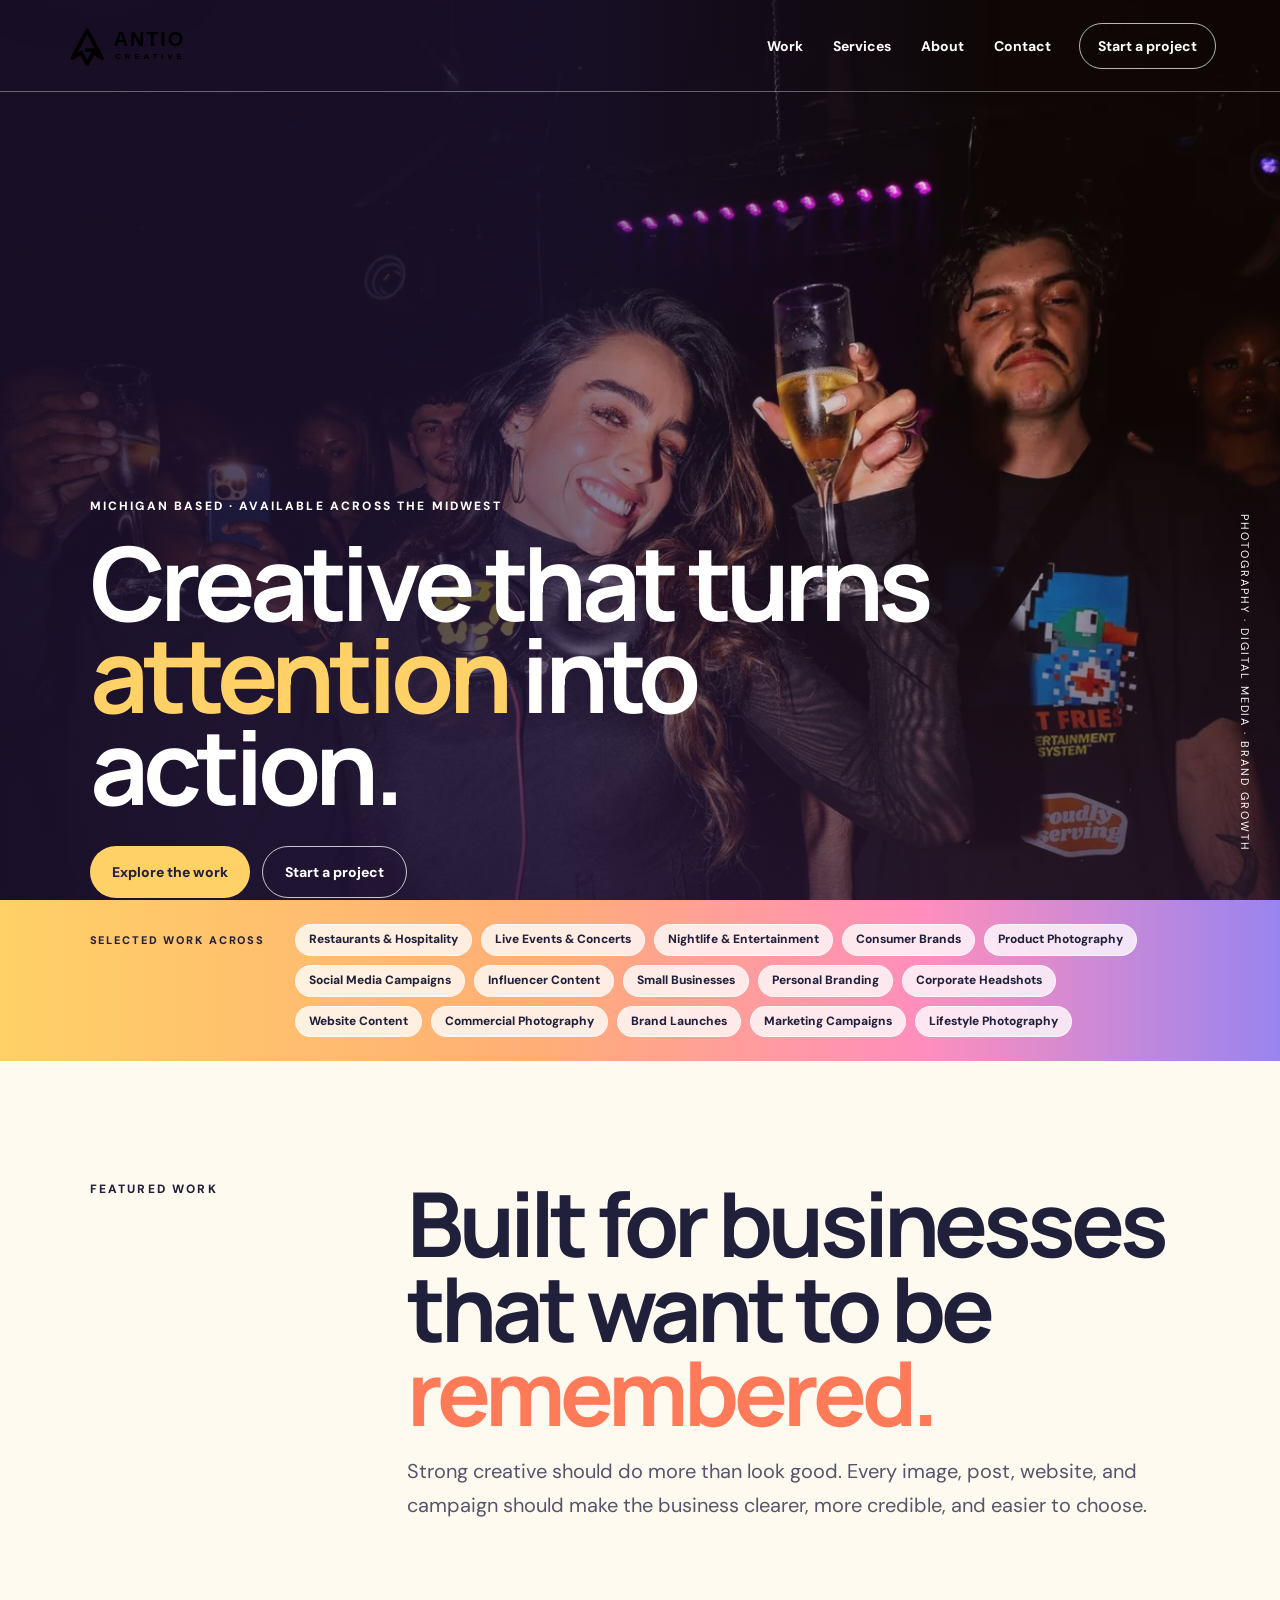
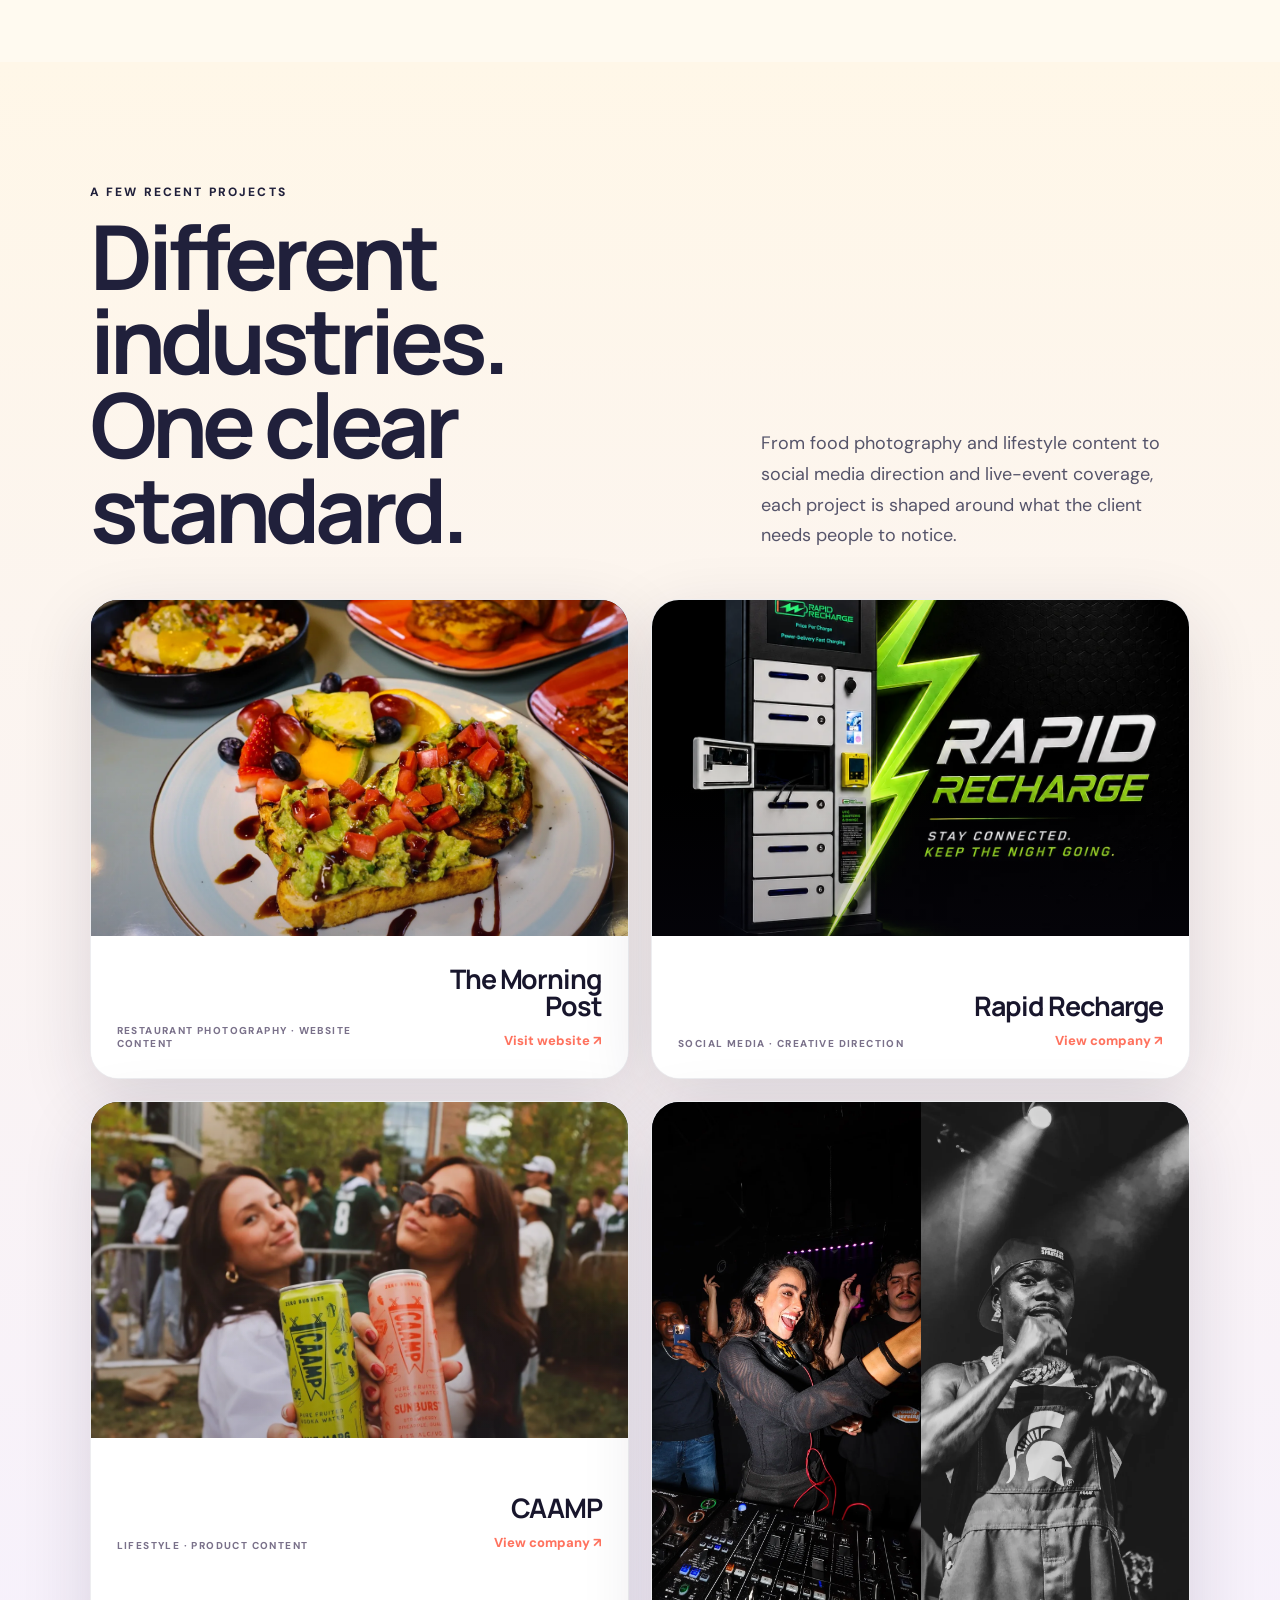
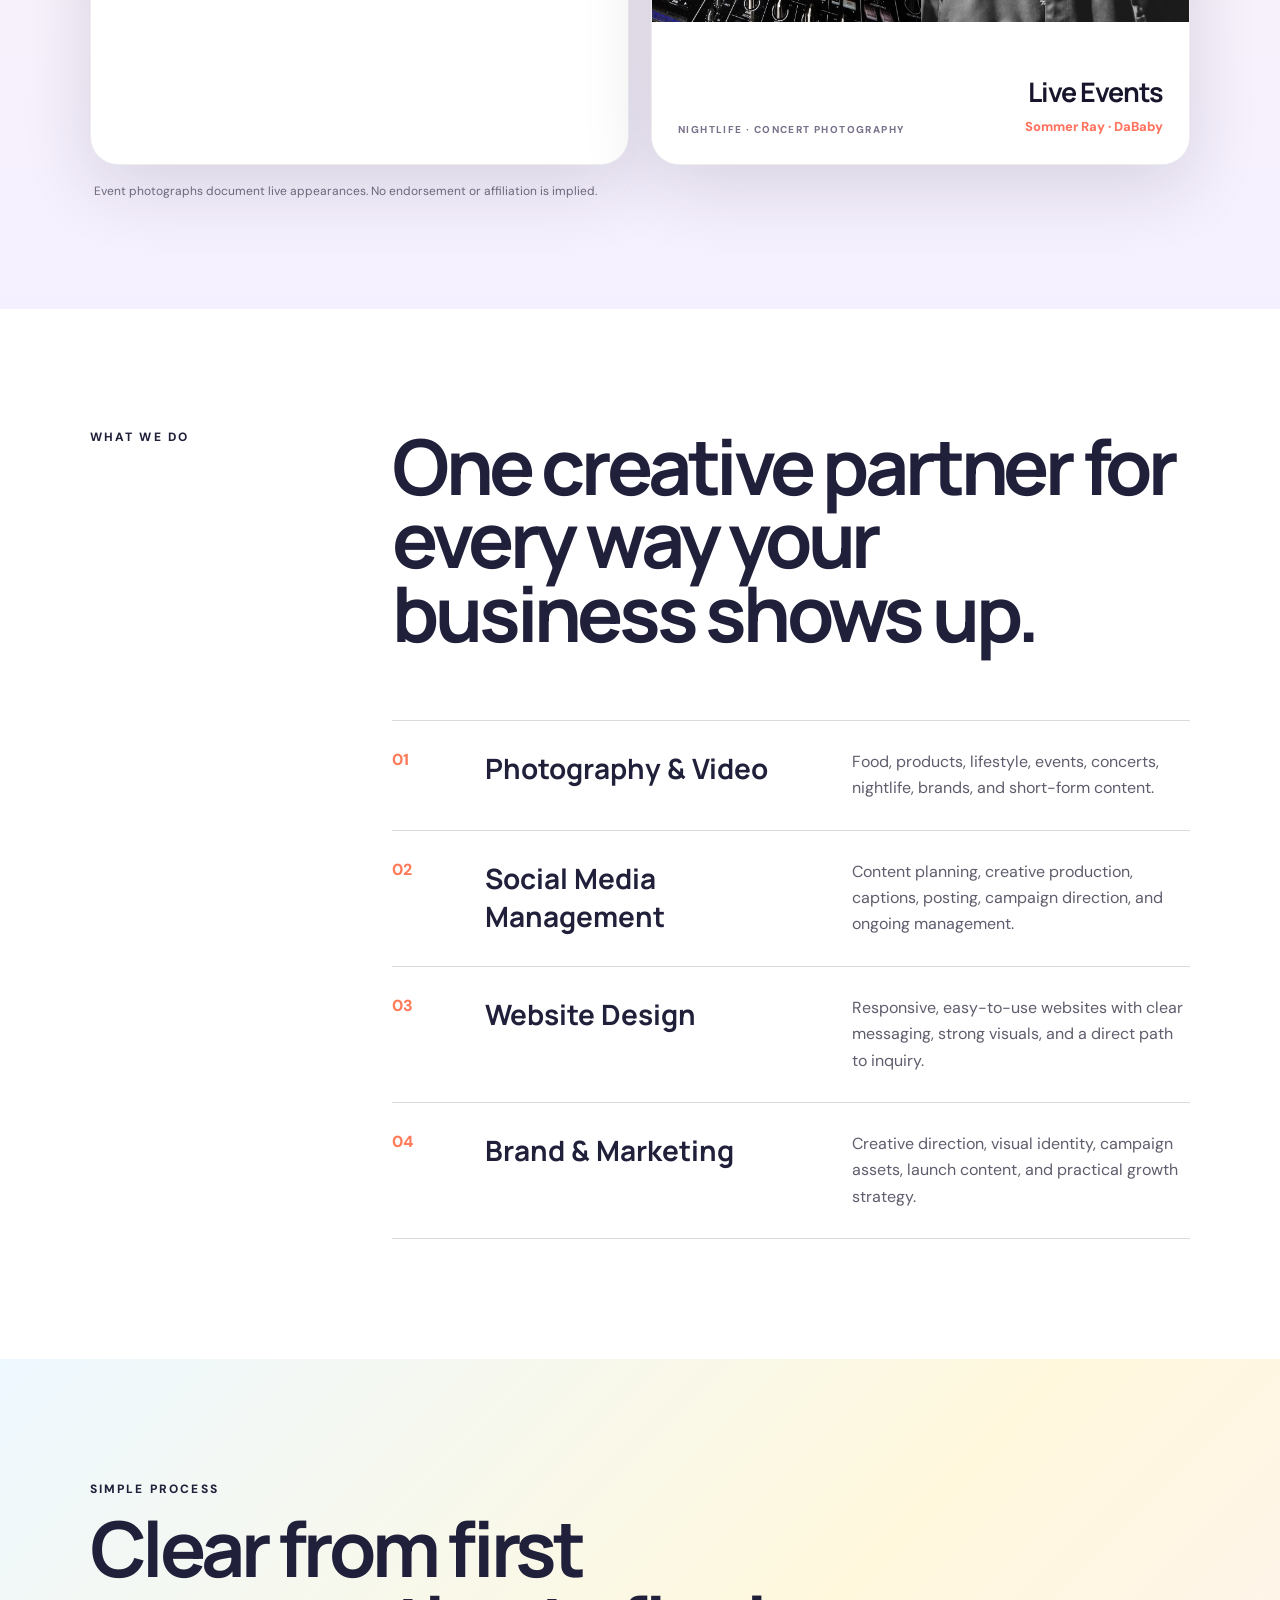
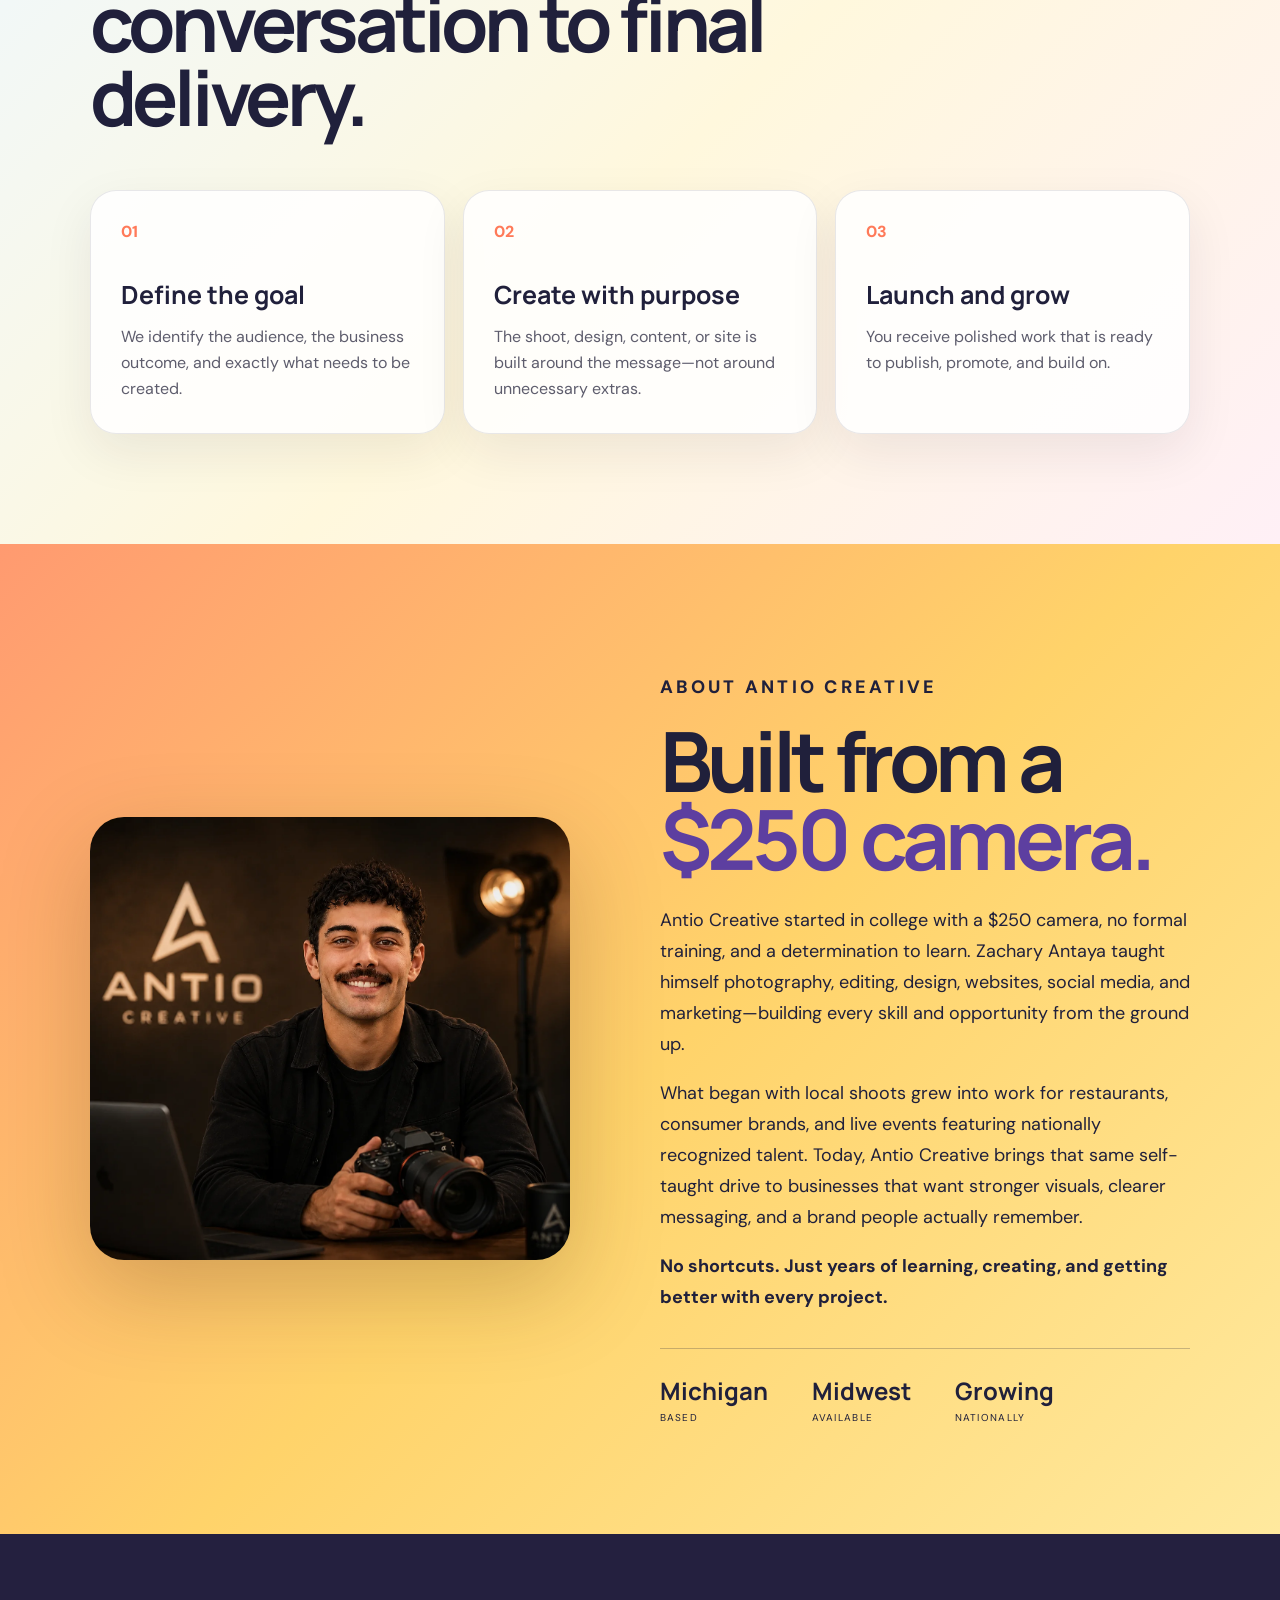
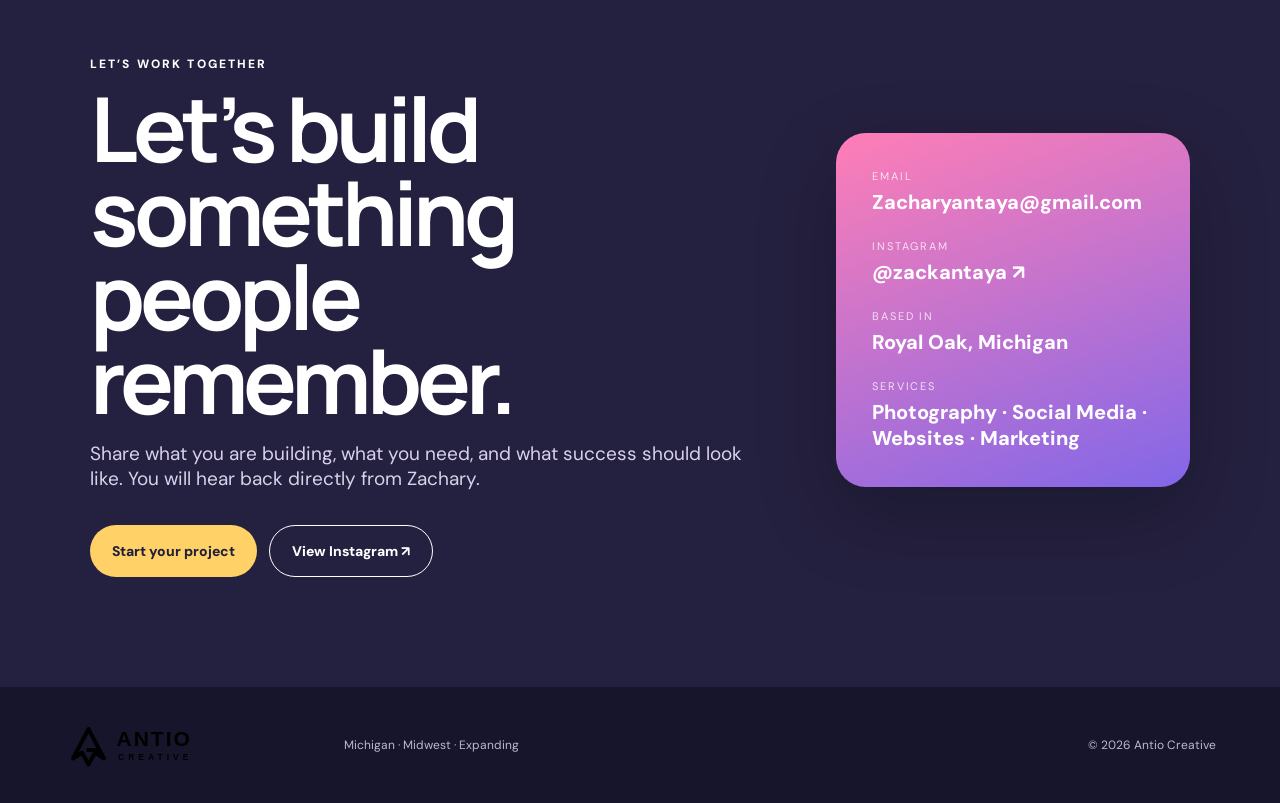
<file: antio-creative-v2-6/index-mobile-text-removed.html>
<!doctype html>
<html lang="en">
<head>
  <meta charset="utf-8">
  <meta name="viewport" content="width=device-width, initial-scale=1">
  <meta name="theme-color" content="#241f46">
  <meta name="description" content="Antio Creative helps Michigan and Midwest businesses stand out through photography, social media, website design, and brand content.">
  <meta property="og:title" content="Antio Creative — Creative that turns attention into action">
  <meta property="og:description" content="Photography, social media, websites, and brand content for restaurants, local businesses, artists, and growing companies.">
  <meta property="og:type" content="website">
  <meta property="og:url" content="https://antiocreative.com/">
  <meta property="og:image" content="https://antiocreative.com/assets/images/sommer-hero.webp">
  <meta name="twitter:card" content="summary_large_image">
  <title>Antio Creative | Photography, Social Media & Websites in Michigan</title>
  <link rel="icon" href="assets/logo/favicon.svg" type="image/svg+xml">
  <link rel="preconnect" href="https://fonts.googleapis.com">
  <link rel="preconnect" href="https://fonts.gstatic.com" crossorigin>
  <link href="https://fonts.googleapis.com/css2?family=DM+Sans:wght@400;500;600;700&family=Manrope:wght@500;600;700;800&display=swap" rel="stylesheet">
  <link rel="stylesheet" href="styles.css">
  <script type="application/ld+json">
  {
    "@context":"https://schema.org",
    "@type":"ProfessionalService",
    "name":"Antio Creative",
    "url":"https://antiocreative.com/",
    "email":"mailto:Zacharyantaya@gmail.com",
    "areaServed":["Michigan","Midwest United States"],
    "founder":{"@type":"Person","name":"Zachary Antaya"},
    "sameAs":["https://www.instagram.com/zackantaya/"],
    "description":"Photography, social media management, website design, and brand content for businesses and live events."
  }
  </script>
</head>
<body>
  <a class="skip-link" href="#main">Skip to content</a>
  <header class="site-header" id="top">
    <a class="logo" href="#top" aria-label="Antio Creative home">
      <img src="assets/logo/antio-logo.svg" alt="Antio Creative">
    </a>
    <button class="menu-toggle" type="button" aria-expanded="false" aria-controls="site-nav">Menu</button>
    <nav id="site-nav" class="site-nav" aria-label="Main navigation">
      <a href="#work">Work</a>
      <a href="#services">Services</a>
      <a href="#about">About</a>
      <a href="#contact">Contact</a>
    </nav>
    <a class="header-cta" href="mailto:Zacharyantaya@gmail.com?subject=Antio%20Creative%20Project%20Inquiry">Start a project</a>
  </header>

  <main id="main">
    <section class="hero" aria-labelledby="hero-title">
      <div class="hero-media"><img src="assets/images/sommer-hero.webp" alt="Live event photography captured by Antio Creative" fetchpriority="high"></div>
      <div class="hero-wash"></div>
      <div class="hero-copy reveal">
        <p class="eyebrow">Michigan based · Available across the Midwest</p>
        <h1 id="hero-title">Creative that turns <span>attention</span> into action.</h1>
        <div class="actions">
          <a class="btn btn-primary" href="#work">Explore the work</a>
          <a class="btn btn-secondary" href="mailto:Zacharyantaya@gmail.com?subject=Antio%20Creative%20Project%20Inquiry">Start a project</a>
        </div>
      </div>
      <div class="hero-badge">Photography · Digital Media · Brand Growth</div>
    </section>

    <section class="proof-strip" aria-label="Selected industries and creative work">
      <p>Selected work across</p>
      <div>
        <span>Restaurants &amp; Hospitality</span>
        <span>Live Events &amp; Concerts</span>
        <span>Nightlife &amp; Entertainment</span>
        <span>Consumer Brands</span>
        <span>Product Photography</span>
        <span>Social Media Campaigns</span>
        <span>Influencer Content</span>
        <span>Small Businesses</span>
        <span>Personal Branding</span>
        <span>Corporate Headshots</span>
        <span>Website Content</span>
        <span>Commercial Photography</span>
        <span>Brand Launches</span>
        <span>Marketing Campaigns</span>
        <span>Lifestyle Photography</span>
      </div>
    </section>

    <section class="intro section" id="work">
      <div class="section-kicker">Featured work</div>
      <div>
        <h2>Built for businesses that want to be <em>remembered.</em></h2>
        <p>Strong creative should do more than look good. Every image, post, website, and campaign should make the business clearer, more credible, and easier to choose.</p>
      </div>
    </section>

    <section class="case case-featured" aria-label="Featured projects">
      <div class="featured-intro reveal">
        <div>
          <p class="eyebrow">A few recent projects</p>
          <h3>Different industries. One clear standard.</h3>
        </div>
        <p>From food photography and lifestyle content to social media direction and live-event coverage, each project is shaped around what the client needs people to notice.</p>
      </div>

      <div class="featured-project-grid featured-project-grid-all">
        <a class="project-card project-morning reveal" href="https://themorningpostel.com" target="_blank" rel="noopener">
          <div class="project-media project-media-food">
            <img src="assets/images/morning-post-4.webp" alt="Food photography for The Morning Post in East Lansing" loading="lazy">
          </div>
          <div class="project-caption">
            <p>Restaurant photography · Website content</p>
            <div><h4>The Morning Post</h4><span>Visit website ↗</span></div>
          </div>
        </a>

        <a class="project-card project-rapid reveal delay-1" href="https://rapidrecharge.co" target="_blank" rel="noopener">
          <div class="project-media project-media-rapid">
            <img src="assets/images/rapid-recharge.webp" alt="Rapid Recharge branded social media creative" loading="lazy">
          </div>
          <div class="project-caption">
            <p>Social media · Creative direction</p>
            <div><h4>Rapid Recharge</h4><span>View company ↗</span></div>
          </div>
        </a>

        <a class="project-card project-caamp reveal delay-1" href="https://cammpwater.com" target="_blank" rel="noopener">
          <div class="project-media project-media-caamp">
            <img src="assets/images/caamp.webp" alt="CAAMP lifestyle product photography" loading="lazy">
          </div>
          <div class="project-caption">
            <p>Lifestyle · Product content</p>
            <div><h4>CAAMP</h4><span>View company ↗</span></div>
          </div>
        </a>

        <article class="project-card project-event reveal delay-2">
          <div class="project-media project-media-event project-media-split">
            <img src="assets/images/sommer-action.webp" alt="Sommer Ray DJing at a live event" loading="lazy">
            <img src="assets/images/dababy-portrait.webp" alt="DaBaby performing in concert" loading="lazy">
          </div>
          <div class="project-caption">
            <p>Nightlife · Concert photography</p>
            <div><h4>Live Events</h4><span>Sommer Ray · DaBaby</span></div>
          </div>
        </article>
      </div>
      <p class="event-disclaimer">Event photographs document live appearances. No endorsement or affiliation is implied.</p>
    </section>

    <section class="services section" id="services">
      <div class="section-kicker">What we do</div>
      <div class="services-content">
        <h2>One creative partner for every way your business shows up.</h2>
        <div class="service-list">
          <article><span>01</span><h3>Photography & Video</h3><p>Food, products, lifestyle, events, concerts, nightlife, brands, and short-form content.</p></article>
          <article><span>02</span><h3>Social Media Management</h3><p>Content planning, creative production, captions, posting, campaign direction, and ongoing management.</p></article>
          <article><span>03</span><h3>Website Design</h3><p>Responsive, easy-to-use websites with clear messaging, strong visuals, and a direct path to inquiry.</p></article>
          <article><span>04</span><h3>Brand & Marketing</h3><p>Creative direction, visual identity, campaign assets, launch content, and practical growth strategy.</p></article>
        </div>
      </div>
    </section>

    <section class="process" aria-label="How projects work">
      <div class="process-heading reveal">
        <p class="eyebrow">Simple process</p>
        <h2>Clear from first conversation to final delivery.</h2>
      </div>
      <div class="process-grid">
        <article class="reveal"><span>01</span><h3>Define the goal</h3><p>We identify the audience, the business outcome, and exactly what needs to be created.</p></article>
        <article class="reveal delay-1"><span>02</span><h3>Create with purpose</h3><p>The shoot, design, content, or site is built around the message—not around unnecessary extras.</p></article>
        <article class="reveal delay-2"><span>03</span><h3>Launch and grow</h3><p>You receive polished work that is ready to publish, promote, and build on.</p></article>
      </div>
    </section>

    <section class="about" id="about">
      <div class="about-image reveal"><img src="assets/images/zack-studio.webp" alt="Zachary Antaya, founder of Antio Creative, holding a camera" loading="lazy"></div>
      <div class="about-copy reveal delay-1">
        <p class="eyebrow">About Antio Creative</p>
        <h2>Built from a <span>$250 camera.</span></h2>
        <p>Antio Creative started in college with a $250 camera, no formal training, and a determination to learn. Zachary Antaya taught himself photography, editing, design, websites, social media, and marketing—building every skill and opportunity from the ground up.</p>
        <p>What began with local shoots grew into work for restaurants, consumer brands, and live events featuring nationally recognized talent. Today, Antio Creative brings that same self-taught drive to businesses that want stronger visuals, clearer messaging, and a brand people actually remember.</p>
        <p class="about-note">No shortcuts. Just years of learning, creating, and getting better with every project.</p>
        <div class="about-meta"><div><strong>Michigan</strong><span>Based</span></div><div><strong>Midwest</strong><span>Available</span></div><div><strong>Growing</strong><span>Nationally</span></div></div>
      </div>
    </section>

    <section class="contact" id="contact">
      <div class="contact-panel reveal">
        <p class="eyebrow">Let’s work together</p>
        <h2>Let’s build something people remember.</h2>
        <p>Share what you are building, what you need, and what success should look like. You will hear back directly from Zachary.</p>
        <div class="actions">
          <a class="btn btn-primary" href="mailto:Zacharyantaya@gmail.com?subject=Antio%20Creative%20Project%20Inquiry&body=Business%20name%3A%0AProject%20type%3A%0ATimeline%3A%0ABudget%20range%3A%0AWhat%20do%20you%20need%3F%0A">Start your project</a>
          <a class="btn btn-secondary dark-btn" href="https://www.instagram.com/zackantaya/" target="_blank" rel="noopener">View Instagram ↗</a>
        </div>
      </div>
      <aside class="contact-card reveal delay-1" aria-label="Contact details">
        <p>Email</p><a href="mailto:Zacharyantaya@gmail.com">Zacharyantaya@gmail.com</a>
        <p>Instagram</p><a href="https://www.instagram.com/zackantaya/" target="_blank" rel="noopener">@zackantaya ↗</a>
        <p>Based in</p><span>Royal Oak, Michigan</span>
        <p>Services</p><span>Photography · Social Media · Websites · Marketing</span>
      </aside>
    </section>
  </main>

  <footer>
    <img src="assets/logo/antio-logo.svg" alt="Antio Creative">
    <p>Michigan · Midwest · Expanding</p>
    <p>© <span id="year"></span> Antio Creative</p>
  </footer>
  <script src="script.js"></script>
</body>
</html>
</file>
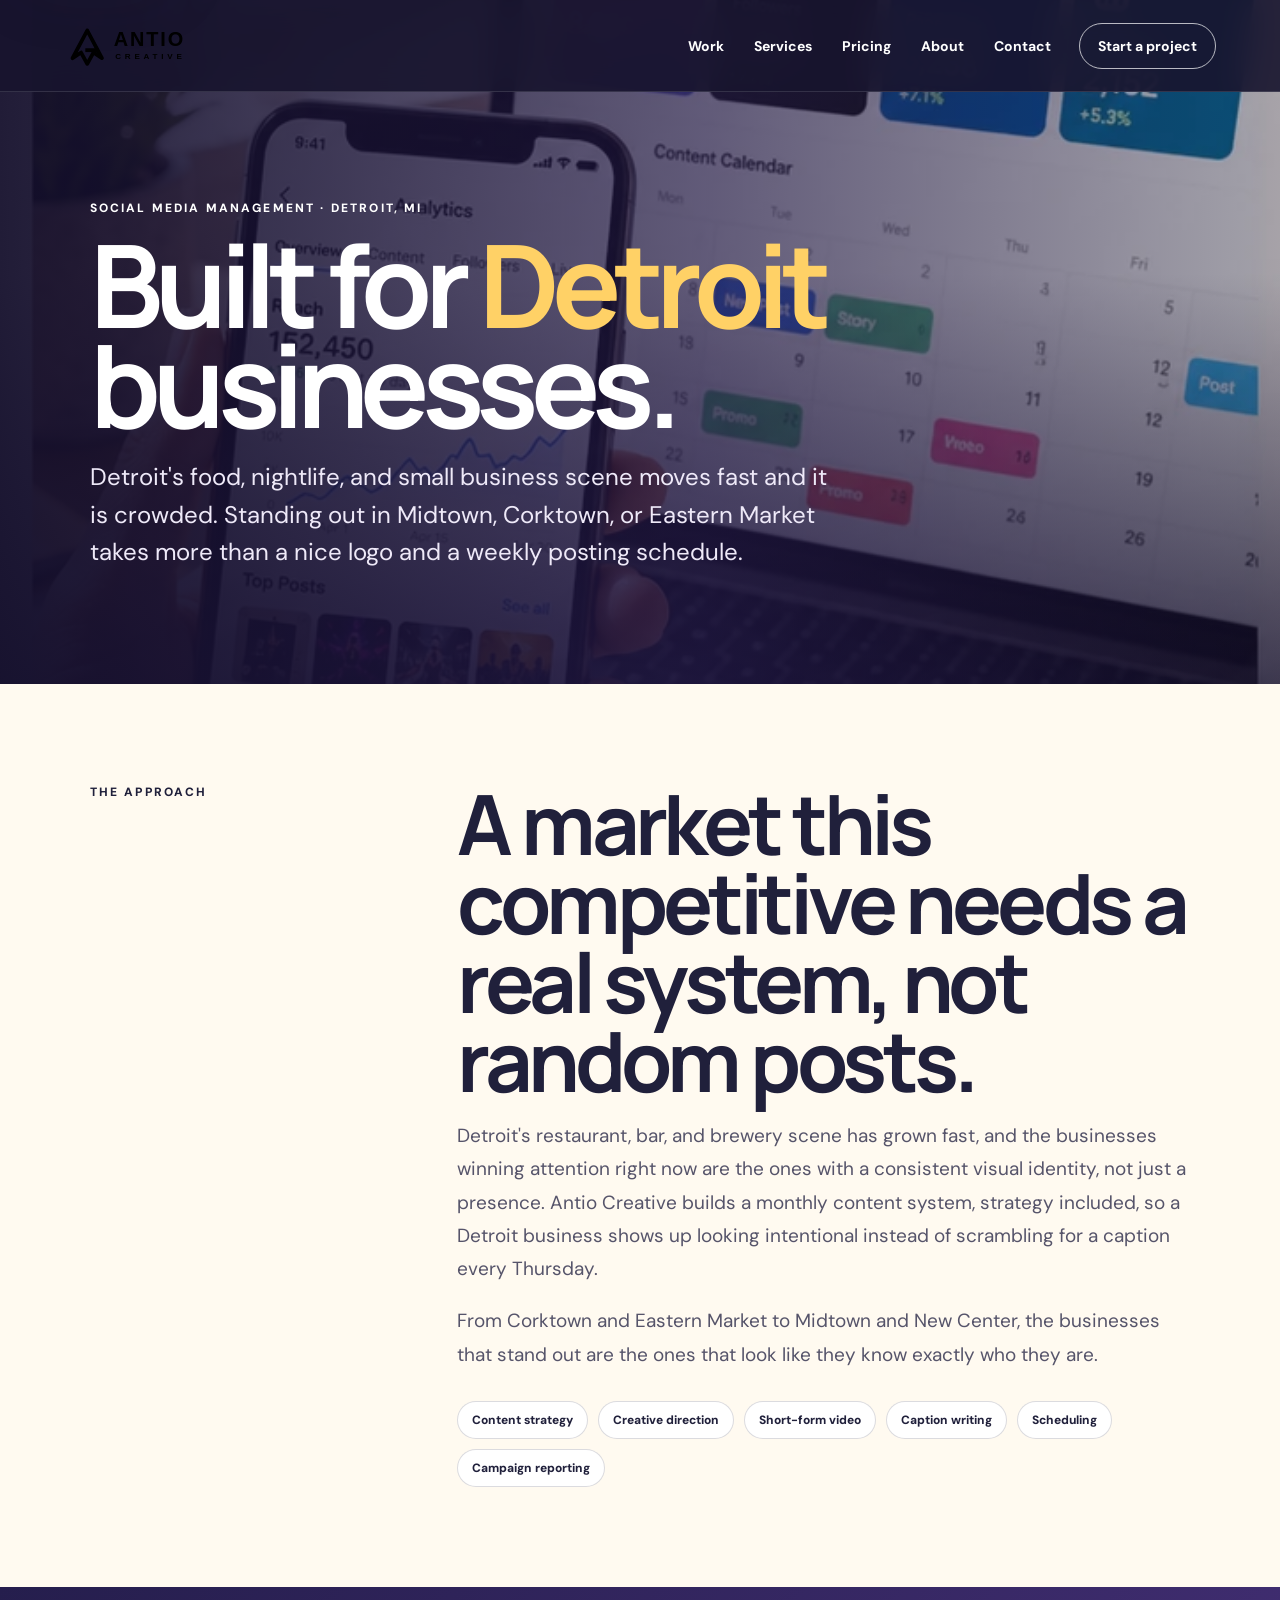
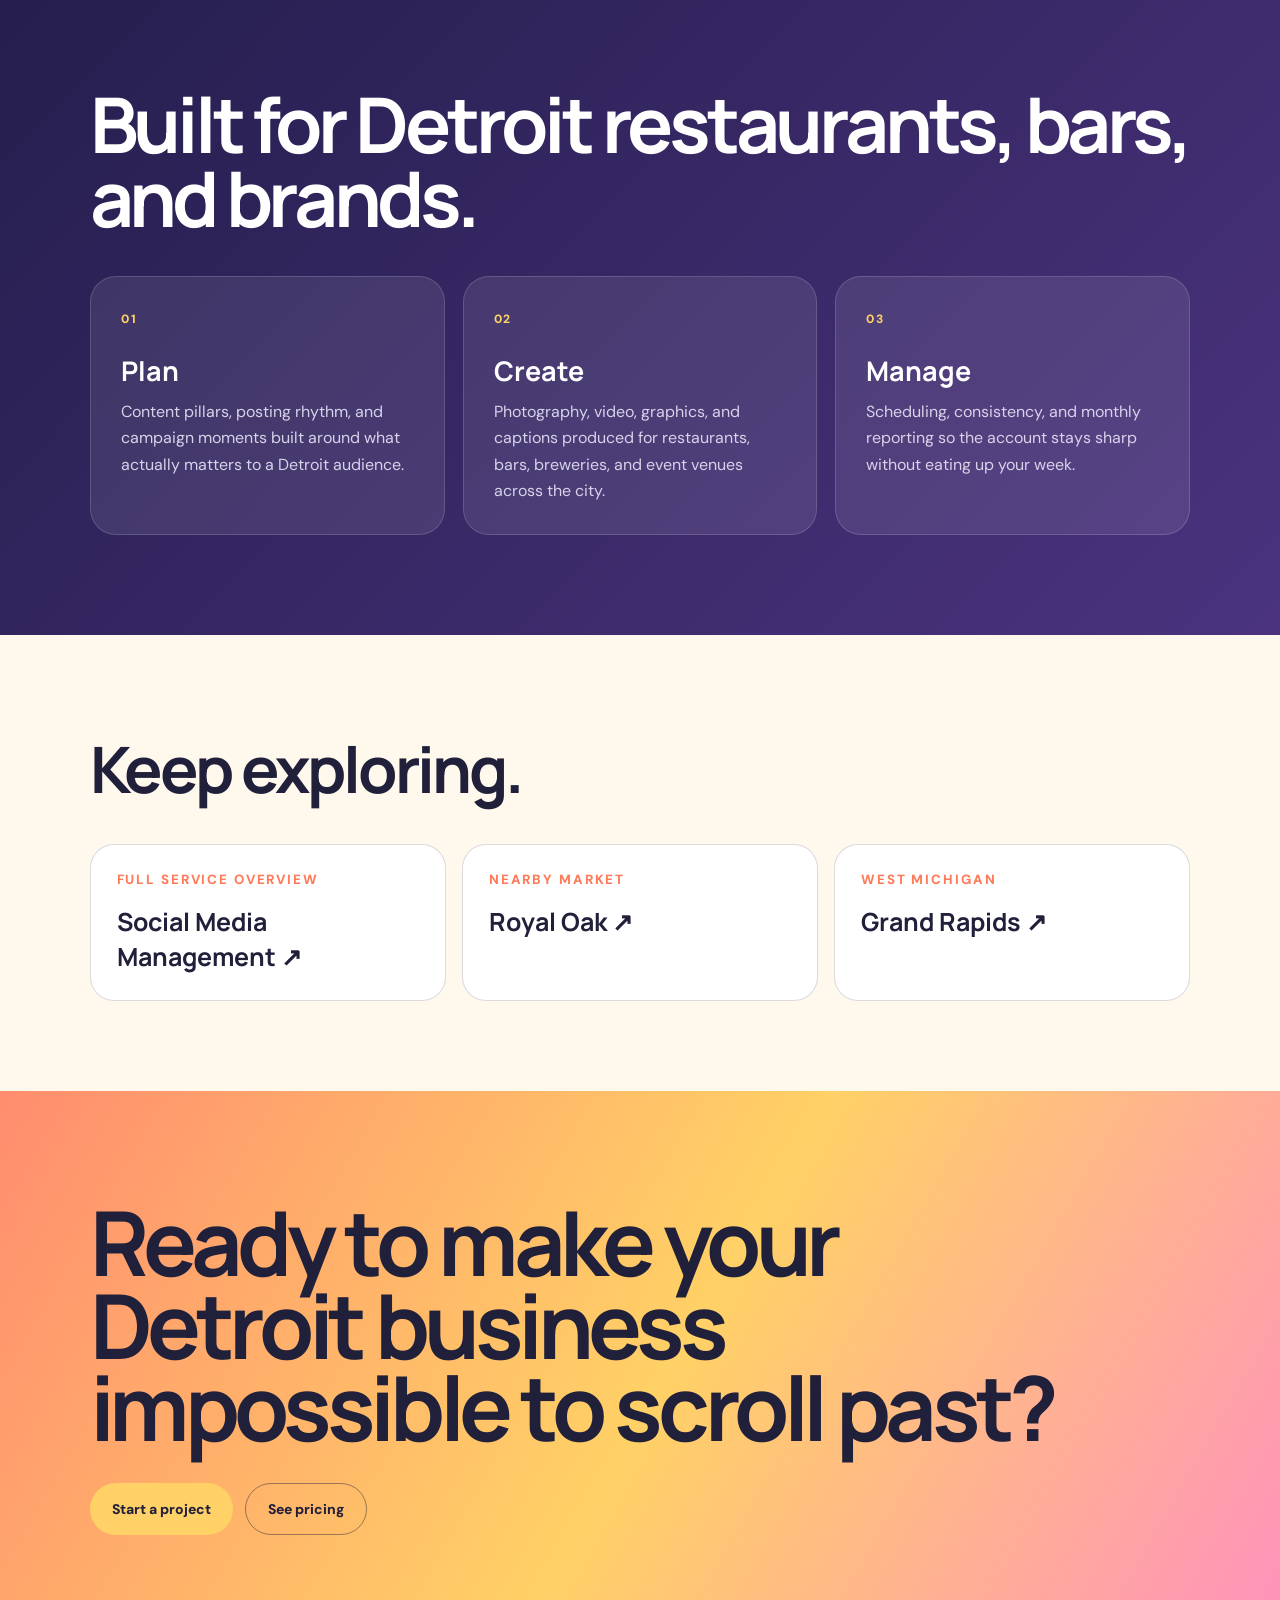
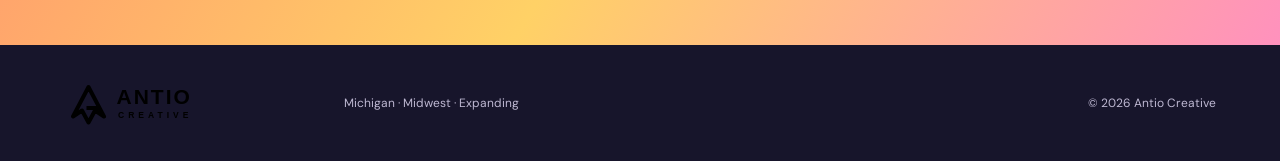
<file: antio-creative-v2-6/social-media-management-detroit.html>
<!DOCTYPE html>
<html lang="en"><head><meta charset="utf-8"/><meta content="width=device-width, initial-scale=1" name="viewport"/><meta content="#241f46" name="theme-color"/><meta content="Social media management for Detroit restaurants, bars, and small businesses. Strategy, content, and consistent posting from a Michigan-based creative studio." name="description"/><title>Social Media Management in Detroit, MI | Antio Creative</title><link href="assets/logo/favicon.svg" rel="icon" type="image/svg+xml"/><link href="https://fonts.googleapis.com" rel="preconnect"/><link crossorigin="" href="https://fonts.gstatic.com" rel="preconnect"/><link href="https://fonts.googleapis.com/css2?family=DM+Sans:wght@400;500;600;700&amp;family=Manrope:wght@500;600;700;800&amp;display=swap" rel="stylesheet"/><link href="styles.css" rel="stylesheet"/>
<script type="application/ld+json">
{
  "@context":"https://schema.org",
  "@type":"Service",
  "serviceType":"Social Media Management",
  "provider":{"@type":"ProfessionalService","name":"Antio Creative","url":"https://antiocreative.com/"},
  "areaServed":{"@type":"City","name":"Detroit, Michigan"},
  "description":"Social media management, content strategy, and creative production for Detroit restaurants, bars, and small businesses."
}
</script>
</head><body class="inner-page"><a class="skip-link" href="#main">Skip to content</a><header class="site-header" id="top"><a aria-label="Antio Creative home" class="logo" href="index.html"><img alt="Antio Creative" src="assets/logo/antio-logo.svg"/></a><button aria-controls="site-nav" aria-expanded="false" class="menu-toggle" type="button">Menu</button><nav aria-label="Main navigation" class="site-nav" id="site-nav"><a href="index.html#work">Work</a><a href="index.html#services">Services</a><a href="index.html#pricing">Pricing</a><a href="index.html#about">About</a><a href="index.html#contact">Contact</a></nav><a class="header-cta" href="index.html#contact">Start a project</a></header><main id="main">

<section class="page-hero"><div class="page-hero-media"><img alt="Social media content for Detroit businesses" src="assets/images/social-media-showcase.webp" style="object-position:center 40%"/></div><div class="page-hero-overlay"></div><div class="page-hero-copy reveal"><p class="eyebrow">Social Media Management · Detroit, MI</p><h1>Built for <span>Detroit</span> businesses.</h1><p>Detroit's food, nightlife, and small business scene moves fast and it is crowded. Standing out in Midtown, Corktown, or Eastern Market takes more than a nice logo and a weekly posting schedule.</p></div></section>

<section class="page-intro"><div class="section-kicker">The approach</div><div><h2>A market this competitive needs a real system, not random posts.</h2><div class="page-intro-copy"><p>Detroit's restaurant, bar, and brewery scene has grown fast, and the businesses winning attention right now are the ones with a consistent visual identity, not just a presence. Antio Creative builds a monthly content system, strategy included, so a Detroit business shows up looking intentional instead of scrambling for a caption every Thursday.</p><p>From Corktown and Eastern Market to Midtown and New Center, the businesses that stand out are the ones that look like they know exactly who they are.</p><div class="capability-pills"><span>Content strategy</span><span>Creative direction</span><span>Short-form video</span><span>Caption writing</span><span>Scheduling</span><span>Campaign reporting</span></div></div></div></section>

<section class="case-study-band"><h2>Built for Detroit restaurants, bars, and brands.</h2><div class="results-grid"><article class="reveal"><span>01</span><h3>Plan</h3><p>Content pillars, posting rhythm, and campaign moments built around what actually matters to a Detroit audience.</p></article><article class="reveal"><span>02</span><h3>Create</h3><p>Photography, video, graphics, and captions produced for restaurants, bars, breweries, and event venues across the city.</p></article><article class="reveal"><span>03</span><h3>Manage</h3><p>Scheduling, consistency, and monthly reporting so the account stays sharp without eating up your week.</p></article></div></section>

<section class="next-projects"><h2>Keep exploring.</h2><div class="next-grid"><a class="next-card" href="social-media.html"><small>Full service overview</small><strong>Social Media Management ↗</strong></a><a class="next-card" href="social-media-management-royal-oak.html"><small>Nearby market</small><strong>Royal Oak ↗</strong></a><a class="next-card" href="social-media-management-grand-rapids.html"><small>West Michigan</small><strong>Grand Rapids ↗</strong></a></div></section>

<section class="page-cta"><h2>Ready to make your Detroit business impossible to scroll past?</h2><div class="actions"><a class="btn btn-primary" href="index.html#contact">Start a project</a><a class="btn btn-secondary" href="index.html#pricing">See pricing</a></div></section>
</main><footer><img alt="Antio Creative" src="assets/logo/antio-logo.svg"/><p>Michigan · Midwest · Expanding</p><p>© <span id="year"></span> Antio Creative</p></footer><script src="script.js"></script></body></html>
</file>
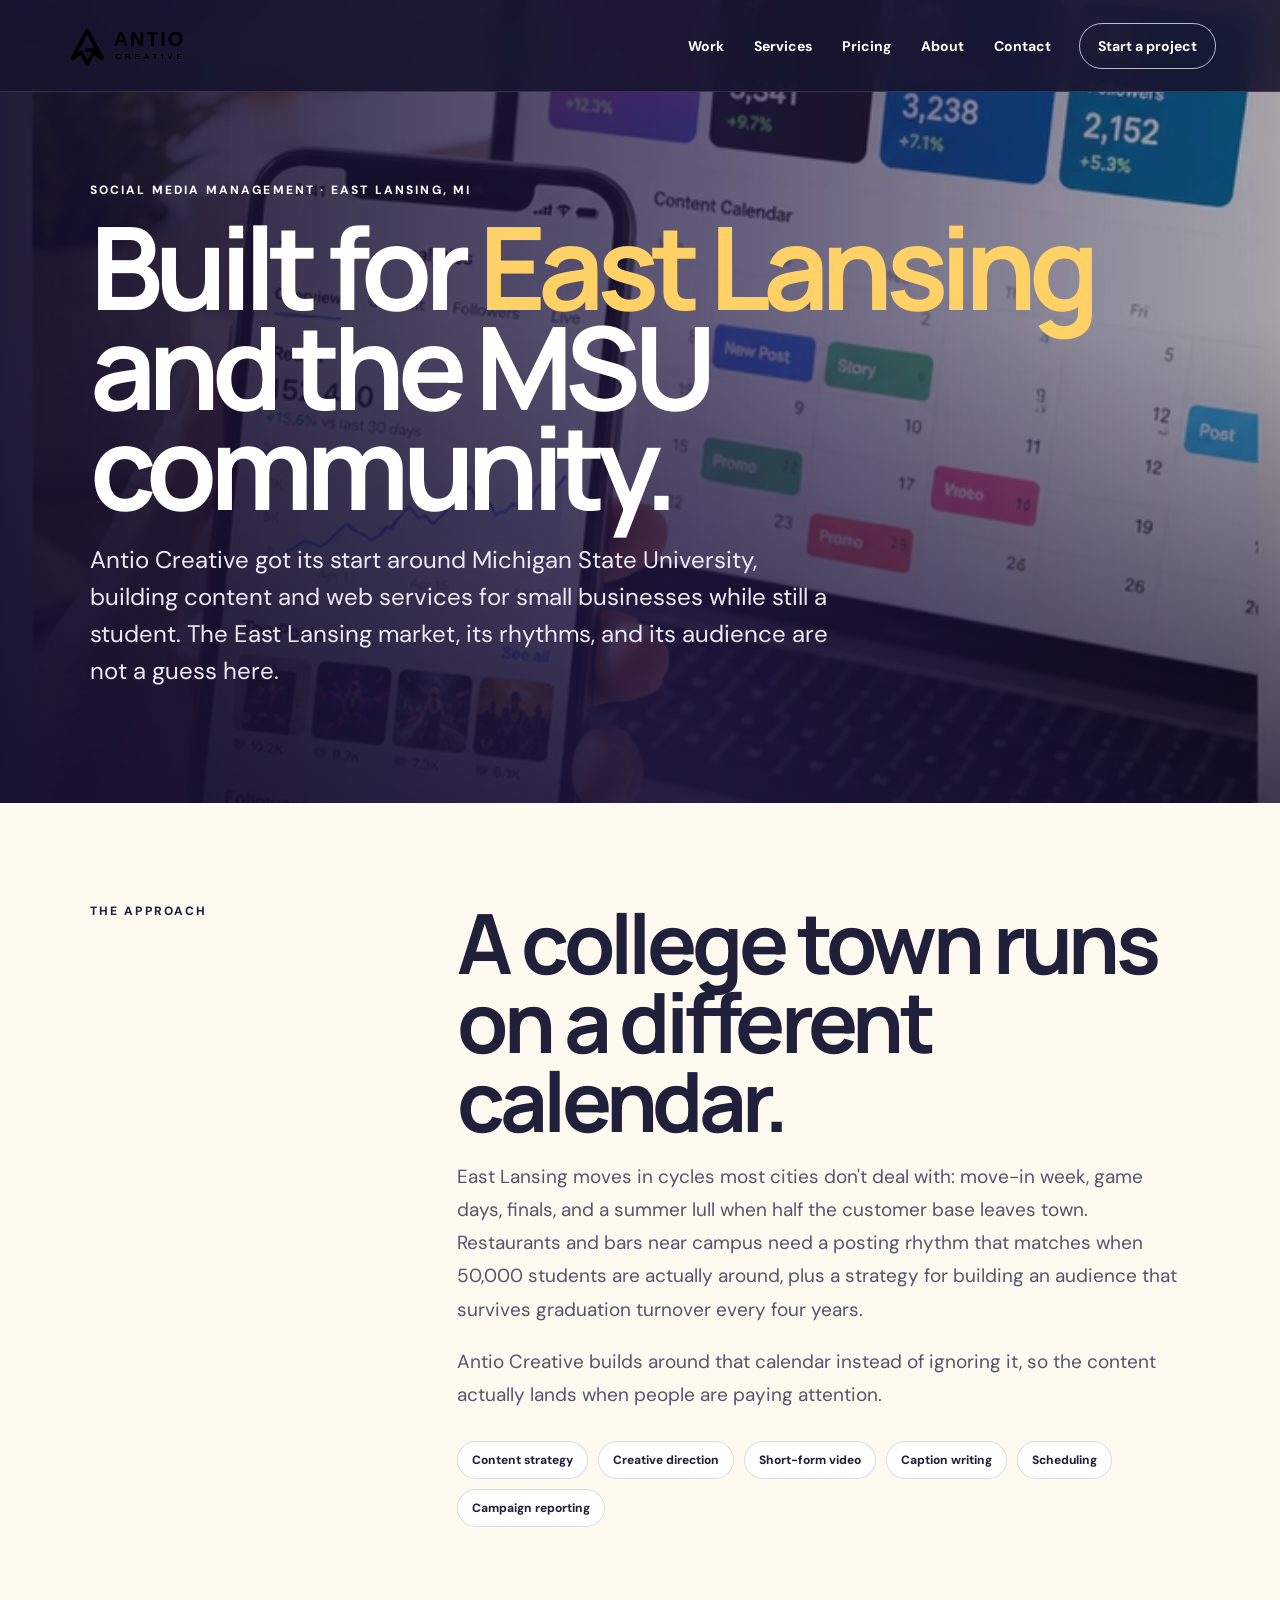
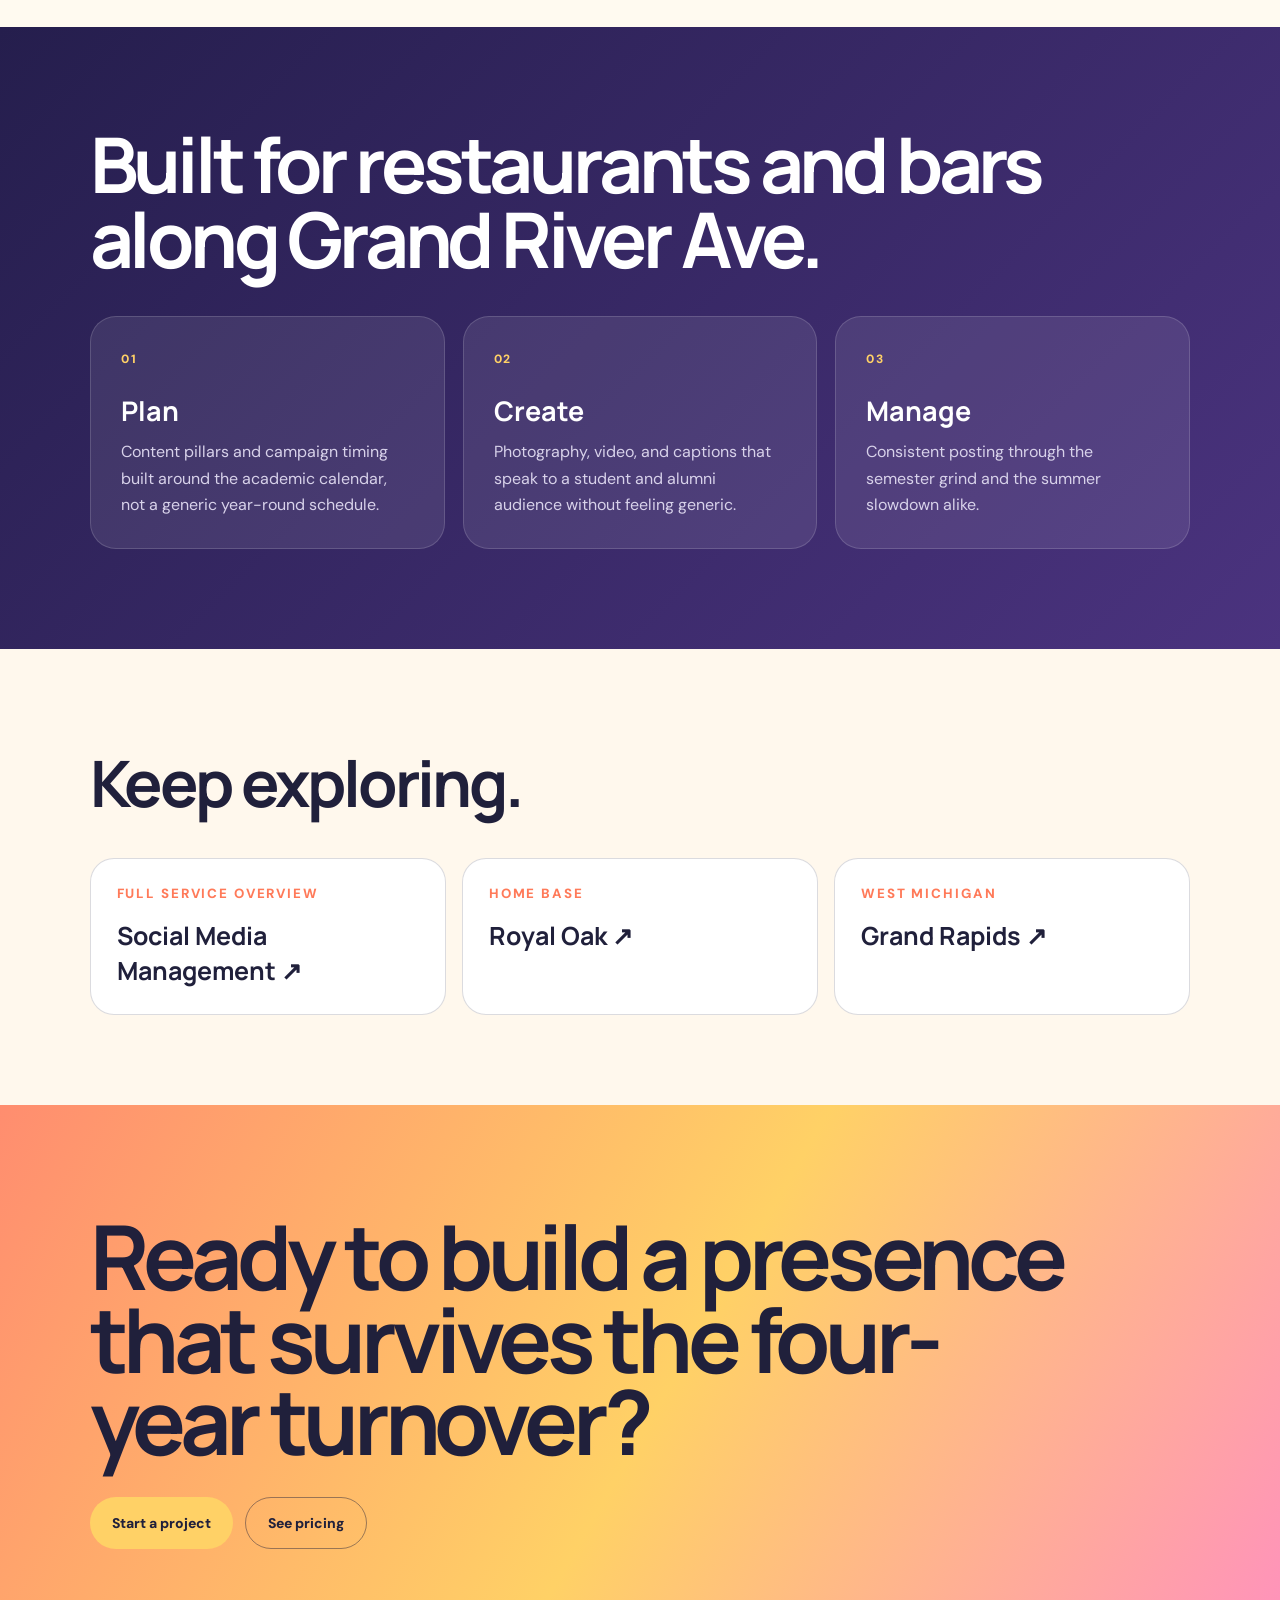
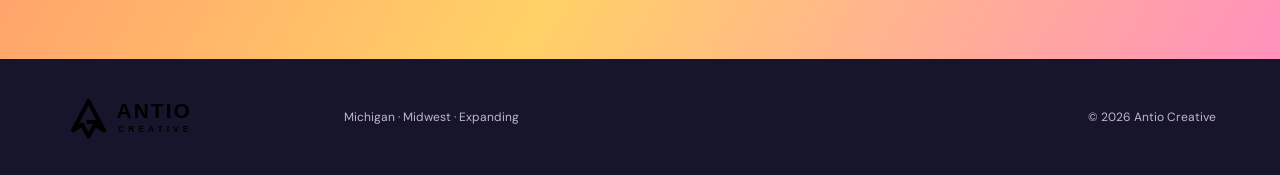
<file: antio-creative-v2-6/social-media-management-east-lansing.html>
<!DOCTYPE html>
<html lang="en"><head><meta charset="utf-8"/><meta content="width=device-width, initial-scale=1" name="viewport"/><meta content="#241f46" name="theme-color"/><meta content="Social media management for East Lansing and MSU-area restaurants and small businesses, from a creative studio that started as an MSU student business." name="description"/><title>Social Media Management in East Lansing, MI | Antio Creative</title><link href="assets/logo/favicon.svg" rel="icon" type="image/svg+xml"/><link href="https://fonts.googleapis.com" rel="preconnect"/><link crossorigin="" href="https://fonts.gstatic.com" rel="preconnect"/><link href="https://fonts.googleapis.com/css2?family=DM+Sans:wght@400;500;600;700&amp;family=Manrope:wght@500;600;700;800&amp;display=swap" rel="stylesheet"/><link href="styles.css" rel="stylesheet"/>
<script type="application/ld+json">
{
  "@context":"https://schema.org",
  "@type":"Service",
  "serviceType":"Social Media Management",
  "provider":{"@type":"ProfessionalService","name":"Antio Creative","url":"https://antiocreative.com/"},
  "areaServed":{"@type":"City","name":"East Lansing, Michigan"},
  "description":"Social media management, content strategy, and creative production for East Lansing and MSU-area restaurants and small businesses."
}
</script>
</head><body class="inner-page"><a class="skip-link" href="#main">Skip to content</a><header class="site-header" id="top"><a aria-label="Antio Creative home" class="logo" href="index.html"><img alt="Antio Creative" src="assets/logo/antio-logo.svg"/></a><button aria-controls="site-nav" aria-expanded="false" class="menu-toggle" type="button">Menu</button><nav aria-label="Main navigation" class="site-nav" id="site-nav"><a href="index.html#work">Work</a><a href="index.html#services">Services</a><a href="index.html#pricing">Pricing</a><a href="index.html#about">About</a><a href="index.html#contact">Contact</a></nav><a class="header-cta" href="index.html#contact">Start a project</a></header><main id="main">

<section class="page-hero"><div class="page-hero-media"><img alt="Social media content for East Lansing and MSU-area businesses" src="assets/images/social-media-showcase.webp" style="object-position:center 40%"/></div><div class="page-hero-overlay"></div><div class="page-hero-copy reveal"><p class="eyebrow">Social Media Management · East Lansing, MI</p><h1>Built for <span>East Lansing</span> and the MSU community.</h1><p>Antio Creative got its start around Michigan State University, building content and web services for small businesses while still a student. The East Lansing market, its rhythms, and its audience are not a guess here.</p></div></section>

<section class="page-intro"><div class="section-kicker">The approach</div><div><h2>A college town runs on a different calendar.</h2><div class="page-intro-copy"><p>East Lansing moves in cycles most cities don't deal with: move-in week, game days, finals, and a summer lull when half the customer base leaves town. Restaurants and bars near campus need a posting rhythm that matches when 50,000 students are actually around, plus a strategy for building an audience that survives graduation turnover every four years.</p><p>Antio Creative builds around that calendar instead of ignoring it, so the content actually lands when people are paying attention.</p><div class="capability-pills"><span>Content strategy</span><span>Creative direction</span><span>Short-form video</span><span>Caption writing</span><span>Scheduling</span><span>Campaign reporting</span></div></div></div></section>

<section class="case-study-band"><h2>Built for restaurants and bars along Grand River Ave.</h2><div class="results-grid"><article class="reveal"><span>01</span><h3>Plan</h3><p>Content pillars and campaign timing built around the academic calendar, not a generic year-round schedule.</p></article><article class="reveal"><span>02</span><h3>Create</h3><p>Photography, video, and captions that speak to a student and alumni audience without feeling generic.</p></article><article class="reveal"><span>03</span><h3>Manage</h3><p>Consistent posting through the semester grind and the summer slowdown alike.</p></article></div></section>

<section class="next-projects"><h2>Keep exploring.</h2><div class="next-grid"><a class="next-card" href="social-media.html"><small>Full service overview</small><strong>Social Media Management ↗</strong></a><a class="next-card" href="social-media-management-royal-oak.html"><small>Home base</small><strong>Royal Oak ↗</strong></a><a class="next-card" href="social-media-management-grand-rapids.html"><small>West Michigan</small><strong>Grand Rapids ↗</strong></a></div></section>

<section class="page-cta"><h2>Ready to build a presence that survives the four-year turnover?</h2><div class="actions"><a class="btn btn-primary" href="index.html#contact">Start a project</a><a class="btn btn-secondary" href="index.html#pricing">See pricing</a></div></section>
</main><footer><img alt="Antio Creative" src="assets/logo/antio-logo.svg"/><p>Michigan · Midwest · Expanding</p><p>© <span id="year"></span> Antio Creative</p></footer><script src="script.js"></script></body></html>
</file>
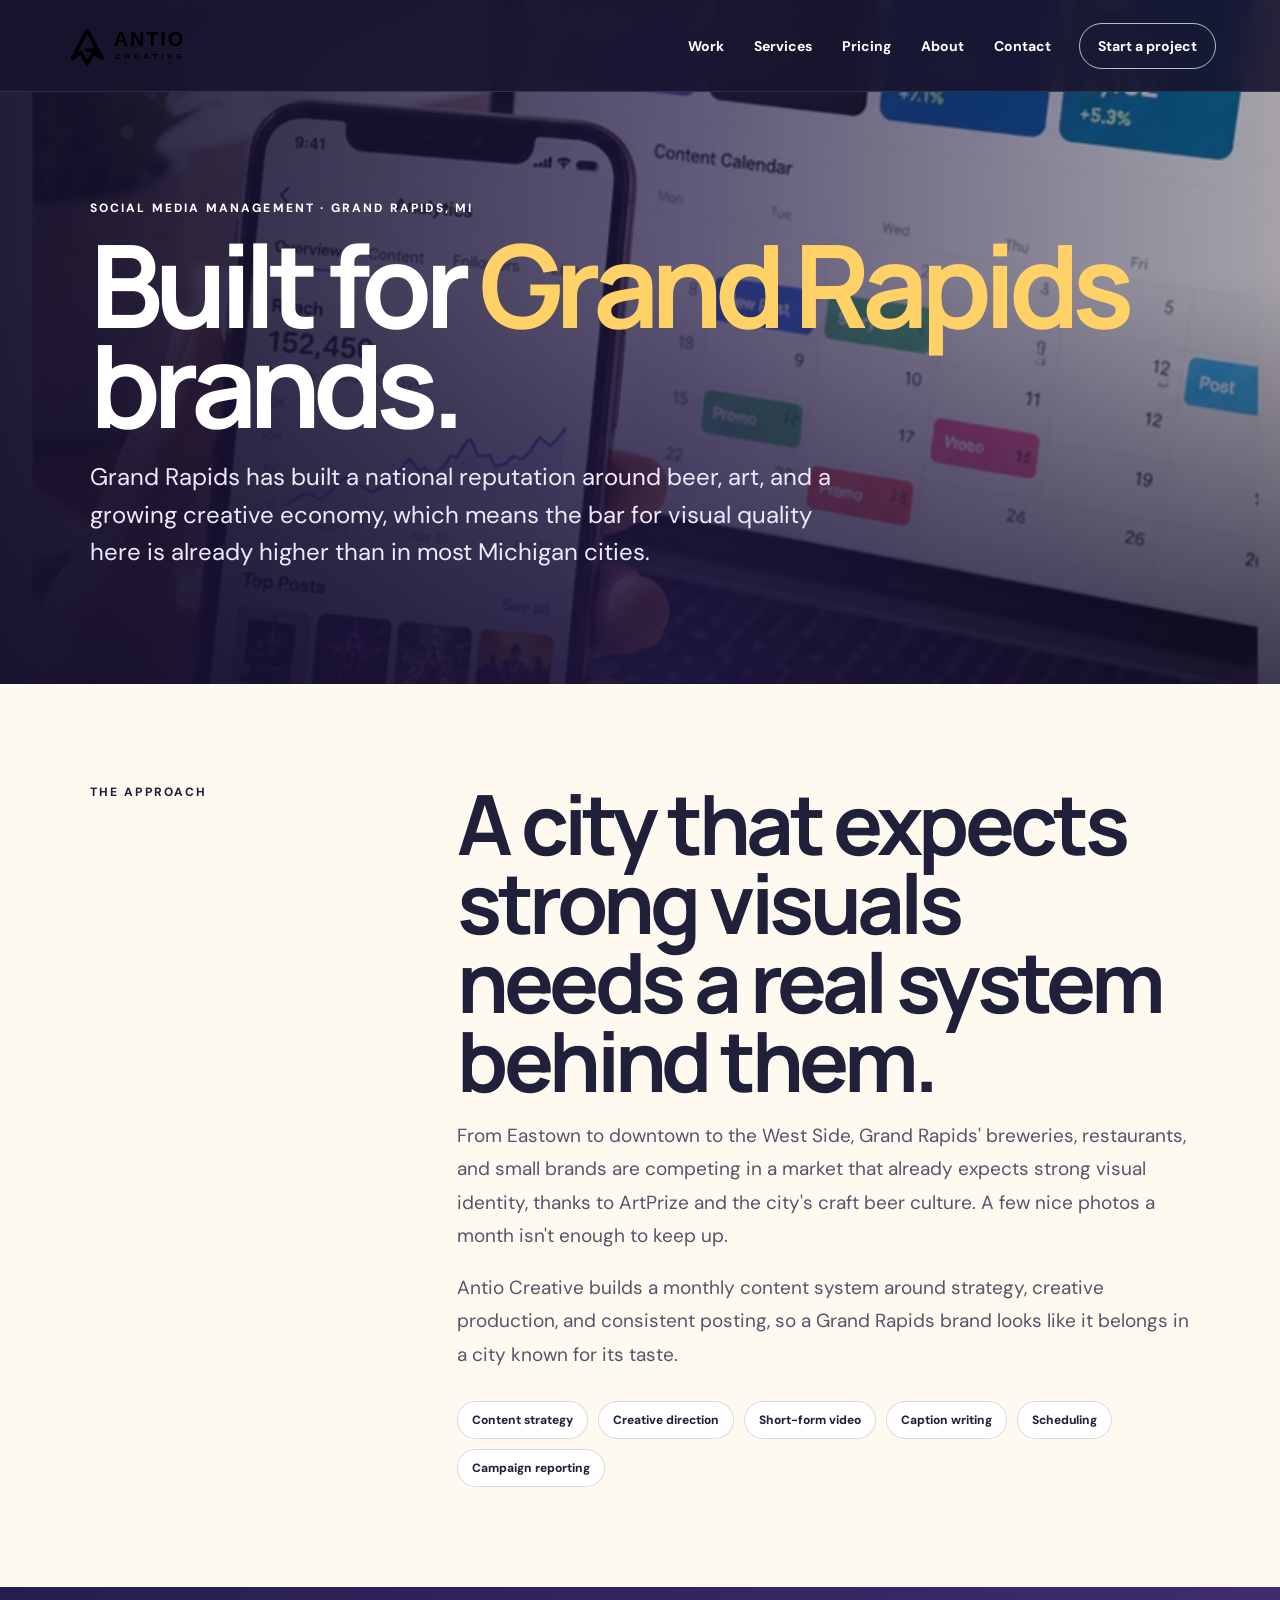
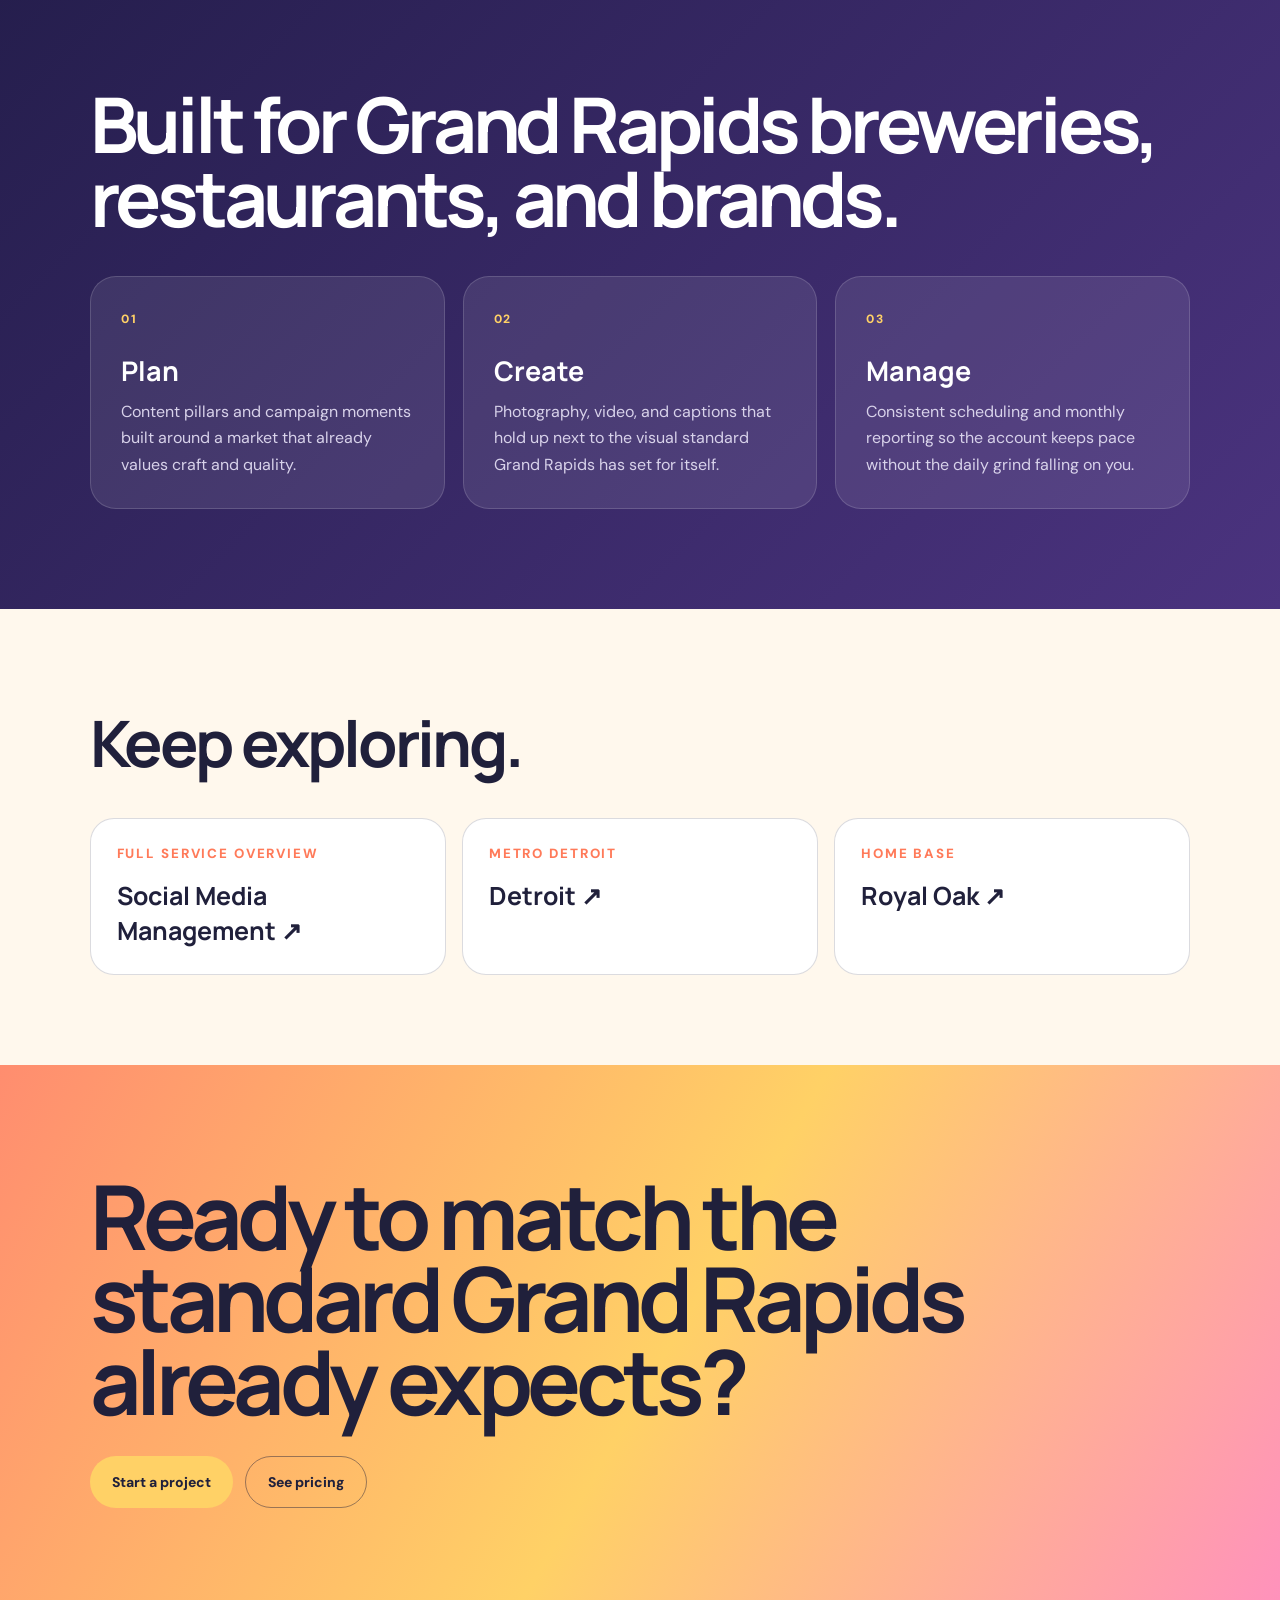
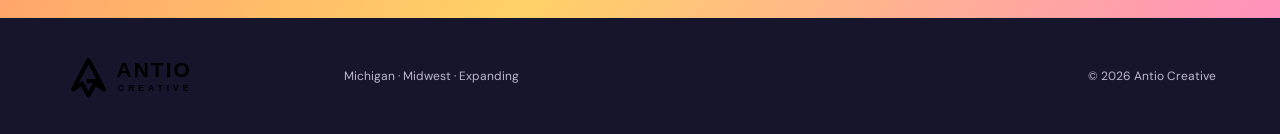
<file: antio-creative-v2-6/social-media-management-grand-rapids.html>
<!DOCTYPE html>
<html lang="en"><head><meta charset="utf-8"/><meta content="width=device-width, initial-scale=1" name="viewport"/><meta content="#241f46" name="theme-color"/><meta content="Social media management for Grand Rapids breweries, restaurants, and creative brands, from a Michigan-based creative studio." name="description"/><title>Social Media Management in Grand Rapids, MI | Antio Creative</title><link href="assets/logo/favicon.svg" rel="icon" type="image/svg+xml"/><link href="https://fonts.googleapis.com" rel="preconnect"/><link crossorigin="" href="https://fonts.gstatic.com" rel="preconnect"/><link href="https://fonts.googleapis.com/css2?family=DM+Sans:wght@400;500;600;700&amp;family=Manrope:wght@500;600;700;800&amp;display=swap" rel="stylesheet"/><link href="styles.css" rel="stylesheet"/>
<script type="application/ld+json">
{
  "@context":"https://schema.org",
  "@type":"Service",
  "serviceType":"Social Media Management",
  "provider":{"@type":"ProfessionalService","name":"Antio Creative","url":"https://antiocreative.com/"},
  "areaServed":{"@type":"City","name":"Grand Rapids, Michigan"},
  "description":"Social media management, content strategy, and creative production for Grand Rapids breweries, restaurants, and creative brands."
}
</script>
</head><body class="inner-page"><a class="skip-link" href="#main">Skip to content</a><header class="site-header" id="top"><a aria-label="Antio Creative home" class="logo" href="index.html"><img alt="Antio Creative" src="assets/logo/antio-logo.svg"/></a><button aria-controls="site-nav" aria-expanded="false" class="menu-toggle" type="button">Menu</button><nav aria-label="Main navigation" class="site-nav" id="site-nav"><a href="index.html#work">Work</a><a href="index.html#services">Services</a><a href="index.html#pricing">Pricing</a><a href="index.html#about">About</a><a href="index.html#contact">Contact</a></nav><a class="header-cta" href="index.html#contact">Start a project</a></header><main id="main">

<section class="page-hero"><div class="page-hero-media"><img alt="Social media content for Grand Rapids businesses" src="assets/images/social-media-showcase.webp" style="object-position:center 40%"/></div><div class="page-hero-overlay"></div><div class="page-hero-copy reveal"><p class="eyebrow">Social Media Management · Grand Rapids, MI</p><h1>Built for <span>Grand Rapids</span> brands.</h1><p>Grand Rapids has built a national reputation around beer, art, and a growing creative economy, which means the bar for visual quality here is already higher than in most Michigan cities.</p></div></section>

<section class="page-intro"><div class="section-kicker">The approach</div><div><h2>A city that expects strong visuals needs a real system behind them.</h2><div class="page-intro-copy"><p>From Eastown to downtown to the West Side, Grand Rapids' breweries, restaurants, and small brands are competing in a market that already expects strong visual identity, thanks to ArtPrize and the city's craft beer culture. A few nice photos a month isn't enough to keep up.</p><p>Antio Creative builds a monthly content system around strategy, creative production, and consistent posting, so a Grand Rapids brand looks like it belongs in a city known for its taste.</p><div class="capability-pills"><span>Content strategy</span><span>Creative direction</span><span>Short-form video</span><span>Caption writing</span><span>Scheduling</span><span>Campaign reporting</span></div></div></div></section>

<section class="case-study-band"><h2>Built for Grand Rapids breweries, restaurants, and brands.</h2><div class="results-grid"><article class="reveal"><span>01</span><h3>Plan</h3><p>Content pillars and campaign moments built around a market that already values craft and quality.</p></article><article class="reveal"><span>02</span><h3>Create</h3><p>Photography, video, and captions that hold up next to the visual standard Grand Rapids has set for itself.</p></article><article class="reveal"><span>03</span><h3>Manage</h3><p>Consistent scheduling and monthly reporting so the account keeps pace without the daily grind falling on you.</p></article></div></section>

<section class="next-projects"><h2>Keep exploring.</h2><div class="next-grid"><a class="next-card" href="social-media.html"><small>Full service overview</small><strong>Social Media Management ↗</strong></a><a class="next-card" href="social-media-management-detroit.html"><small>Metro Detroit</small><strong>Detroit ↗</strong></a><a class="next-card" href="social-media-management-royal-oak.html"><small>Home base</small><strong>Royal Oak ↗</strong></a></div></section>

<section class="page-cta"><h2>Ready to match the standard Grand Rapids already expects?</h2><div class="actions"><a class="btn btn-primary" href="index.html#contact">Start a project</a><a class="btn btn-secondary" href="index.html#pricing">See pricing</a></div></section>
</main><footer><img alt="Antio Creative" src="assets/logo/antio-logo.svg"/><p>Michigan · Midwest · Expanding</p><p>© <span id="year"></span> Antio Creative</p></footer><script src="script.js"></script></body></html>
</file>
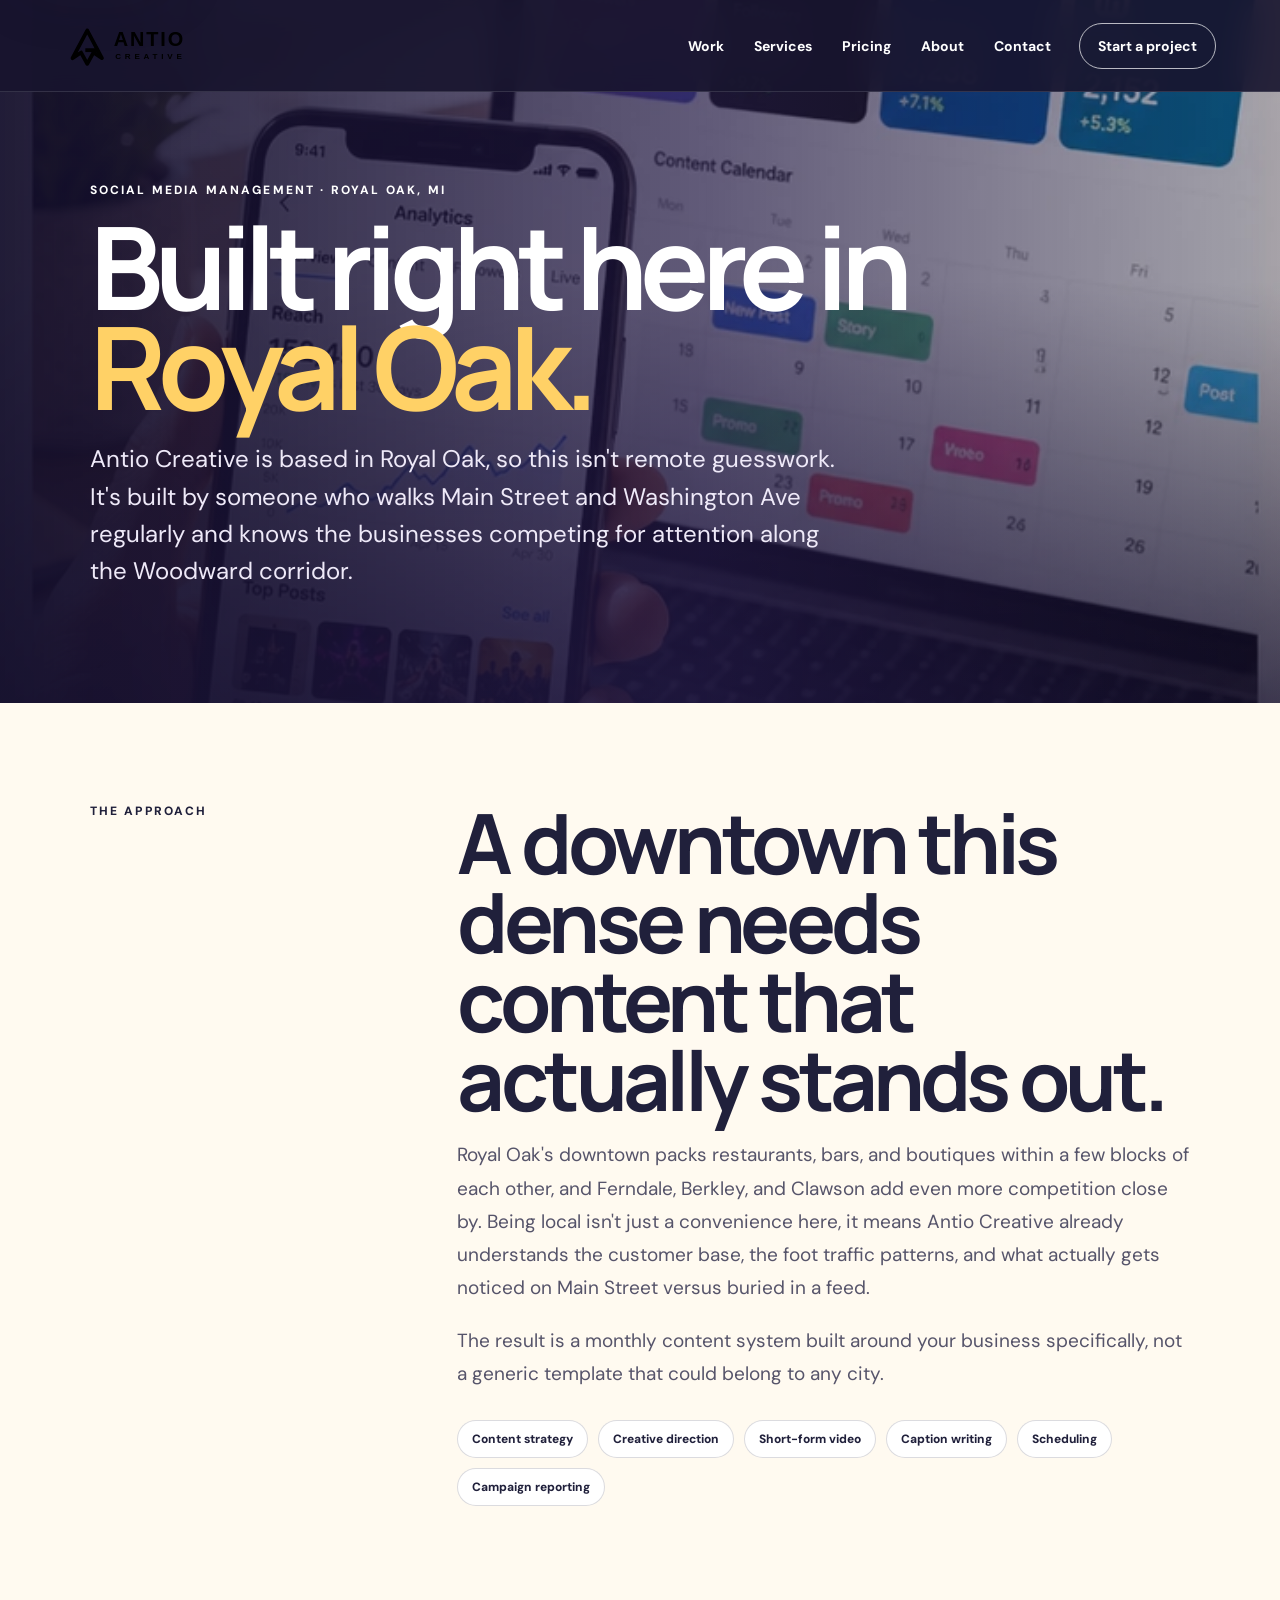
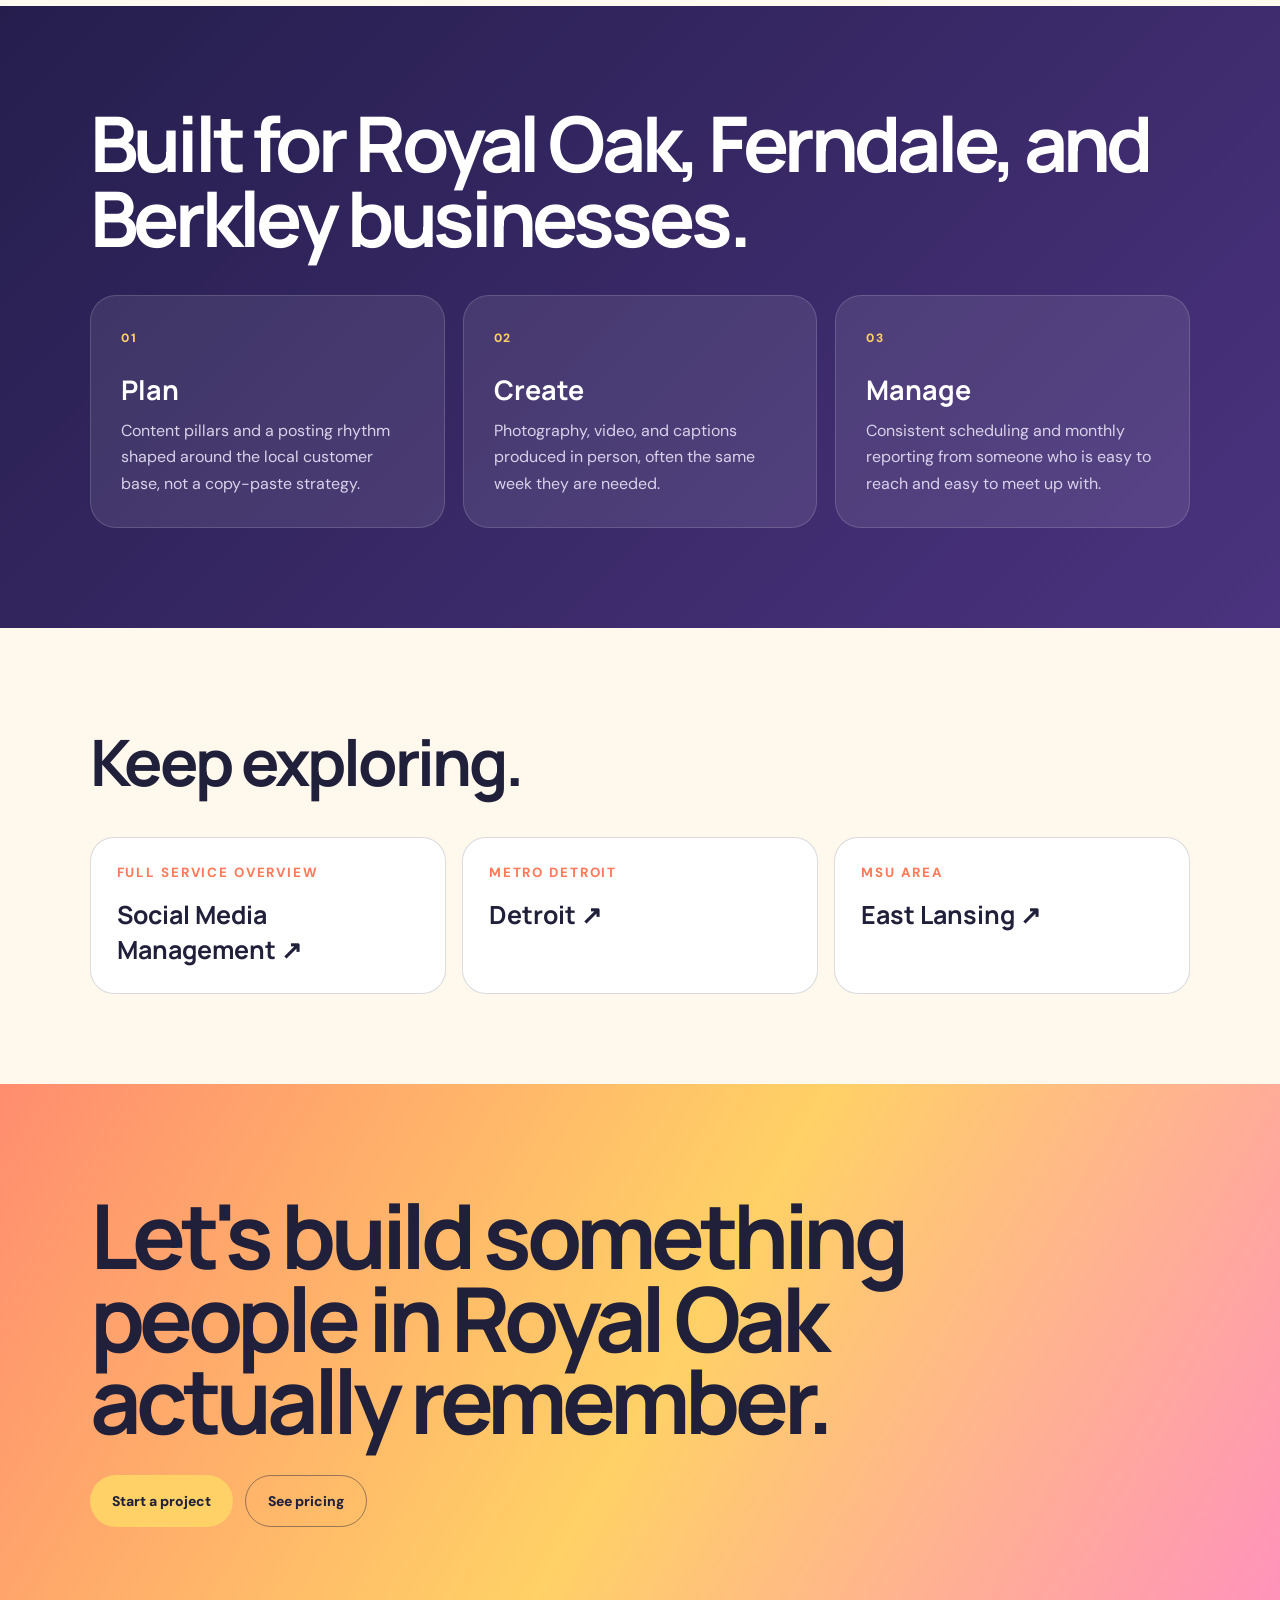
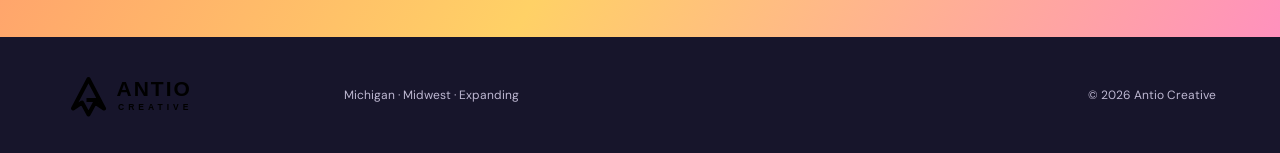
<file: antio-creative-v2-6/social-media-management-royal-oak.html>
<!DOCTYPE html>
<html lang="en"><head><meta charset="utf-8"/><meta content="width=device-width, initial-scale=1" name="viewport"/><meta content="#241f46" name="theme-color"/><meta content="Social media management for Royal Oak, Ferndale, and Berkley restaurants, bars, and small businesses, from a creative studio based right in Royal Oak." name="description"/><title>Social Media Management in Royal Oak, MI | Antio Creative</title><link href="assets/logo/favicon.svg" rel="icon" type="image/svg+xml"/><link href="https://fonts.googleapis.com" rel="preconnect"/><link crossorigin="" href="https://fonts.gstatic.com" rel="preconnect"/><link href="https://fonts.googleapis.com/css2?family=DM+Sans:wght@400;500;600;700&amp;family=Manrope:wght@500;600;700;800&amp;display=swap" rel="stylesheet"/><link href="styles.css" rel="stylesheet"/>
<script type="application/ld+json">
{
  "@context":"https://schema.org",
  "@type":"Service",
  "serviceType":"Social Media Management",
  "provider":{"@type":"ProfessionalService","name":"Antio Creative","url":"https://antiocreative.com/","address":{"@type":"PostalAddress","addressLocality":"Royal Oak","addressRegion":"MI"}},
  "areaServed":{"@type":"City","name":"Royal Oak, Michigan"},
  "description":"Social media management, content strategy, and creative production for Royal Oak, Ferndale, and Berkley restaurants and small businesses."
}
</script>
</head><body class="inner-page"><a class="skip-link" href="#main">Skip to content</a><header class="site-header" id="top"><a aria-label="Antio Creative home" class="logo" href="index.html"><img alt="Antio Creative" src="assets/logo/antio-logo.svg"/></a><button aria-controls="site-nav" aria-expanded="false" class="menu-toggle" type="button">Menu</button><nav aria-label="Main navigation" class="site-nav" id="site-nav"><a href="index.html#work">Work</a><a href="index.html#services">Services</a><a href="index.html#pricing">Pricing</a><a href="index.html#about">About</a><a href="index.html#contact">Contact</a></nav><a class="header-cta" href="index.html#contact">Start a project</a></header><main id="main">

<section class="page-hero"><div class="page-hero-media"><img alt="Social media content built in Royal Oak, Michigan" src="assets/images/social-media-showcase.webp" style="object-position:center 40%"/></div><div class="page-hero-overlay"></div><div class="page-hero-copy reveal"><p class="eyebrow">Social Media Management · Royal Oak, MI</p><h1>Built right here in <span>Royal Oak.</span></h1><p>Antio Creative is based in Royal Oak, so this isn't remote guesswork. It's built by someone who walks Main Street and Washington Ave regularly and knows the businesses competing for attention along the Woodward corridor.</p></div></section>

<section class="page-intro"><div class="section-kicker">The approach</div><div><h2>A downtown this dense needs content that actually stands out.</h2><div class="page-intro-copy"><p>Royal Oak's downtown packs restaurants, bars, and boutiques within a few blocks of each other, and Ferndale, Berkley, and Clawson add even more competition close by. Being local isn't just a convenience here, it means Antio Creative already understands the customer base, the foot traffic patterns, and what actually gets noticed on Main Street versus buried in a feed.</p><p>The result is a monthly content system built around your business specifically, not a generic template that could belong to any city.</p><div class="capability-pills"><span>Content strategy</span><span>Creative direction</span><span>Short-form video</span><span>Caption writing</span><span>Scheduling</span><span>Campaign reporting</span></div></div></div></section>

<section class="case-study-band"><h2>Built for Royal Oak, Ferndale, and Berkley businesses.</h2><div class="results-grid"><article class="reveal"><span>01</span><h3>Plan</h3><p>Content pillars and a posting rhythm shaped around the local customer base, not a copy-paste strategy.</p></article><article class="reveal"><span>02</span><h3>Create</h3><p>Photography, video, and captions produced in person, often the same week they are needed.</p></article><article class="reveal"><span>03</span><h3>Manage</h3><p>Consistent scheduling and monthly reporting from someone who is easy to reach and easy to meet up with.</p></article></div></section>

<section class="next-projects"><h2>Keep exploring.</h2><div class="next-grid"><a class="next-card" href="social-media.html"><small>Full service overview</small><strong>Social Media Management ↗</strong></a><a class="next-card" href="social-media-management-detroit.html"><small>Metro Detroit</small><strong>Detroit ↗</strong></a><a class="next-card" href="social-media-management-east-lansing.html"><small>MSU area</small><strong>East Lansing ↗</strong></a></div></section>

<section class="page-cta"><h2>Let's build something people in Royal Oak actually remember.</h2><div class="actions"><a class="btn btn-primary" href="index.html#contact">Start a project</a><a class="btn btn-secondary" href="index.html#pricing">See pricing</a></div></section>
</main><footer><img alt="Antio Creative" src="assets/logo/antio-logo.svg"/><p>Michigan · Midwest · Expanding</p><p>© <span id="year"></span> Antio Creative</p></footer><script src="script.js"></script></body></html>
</file>
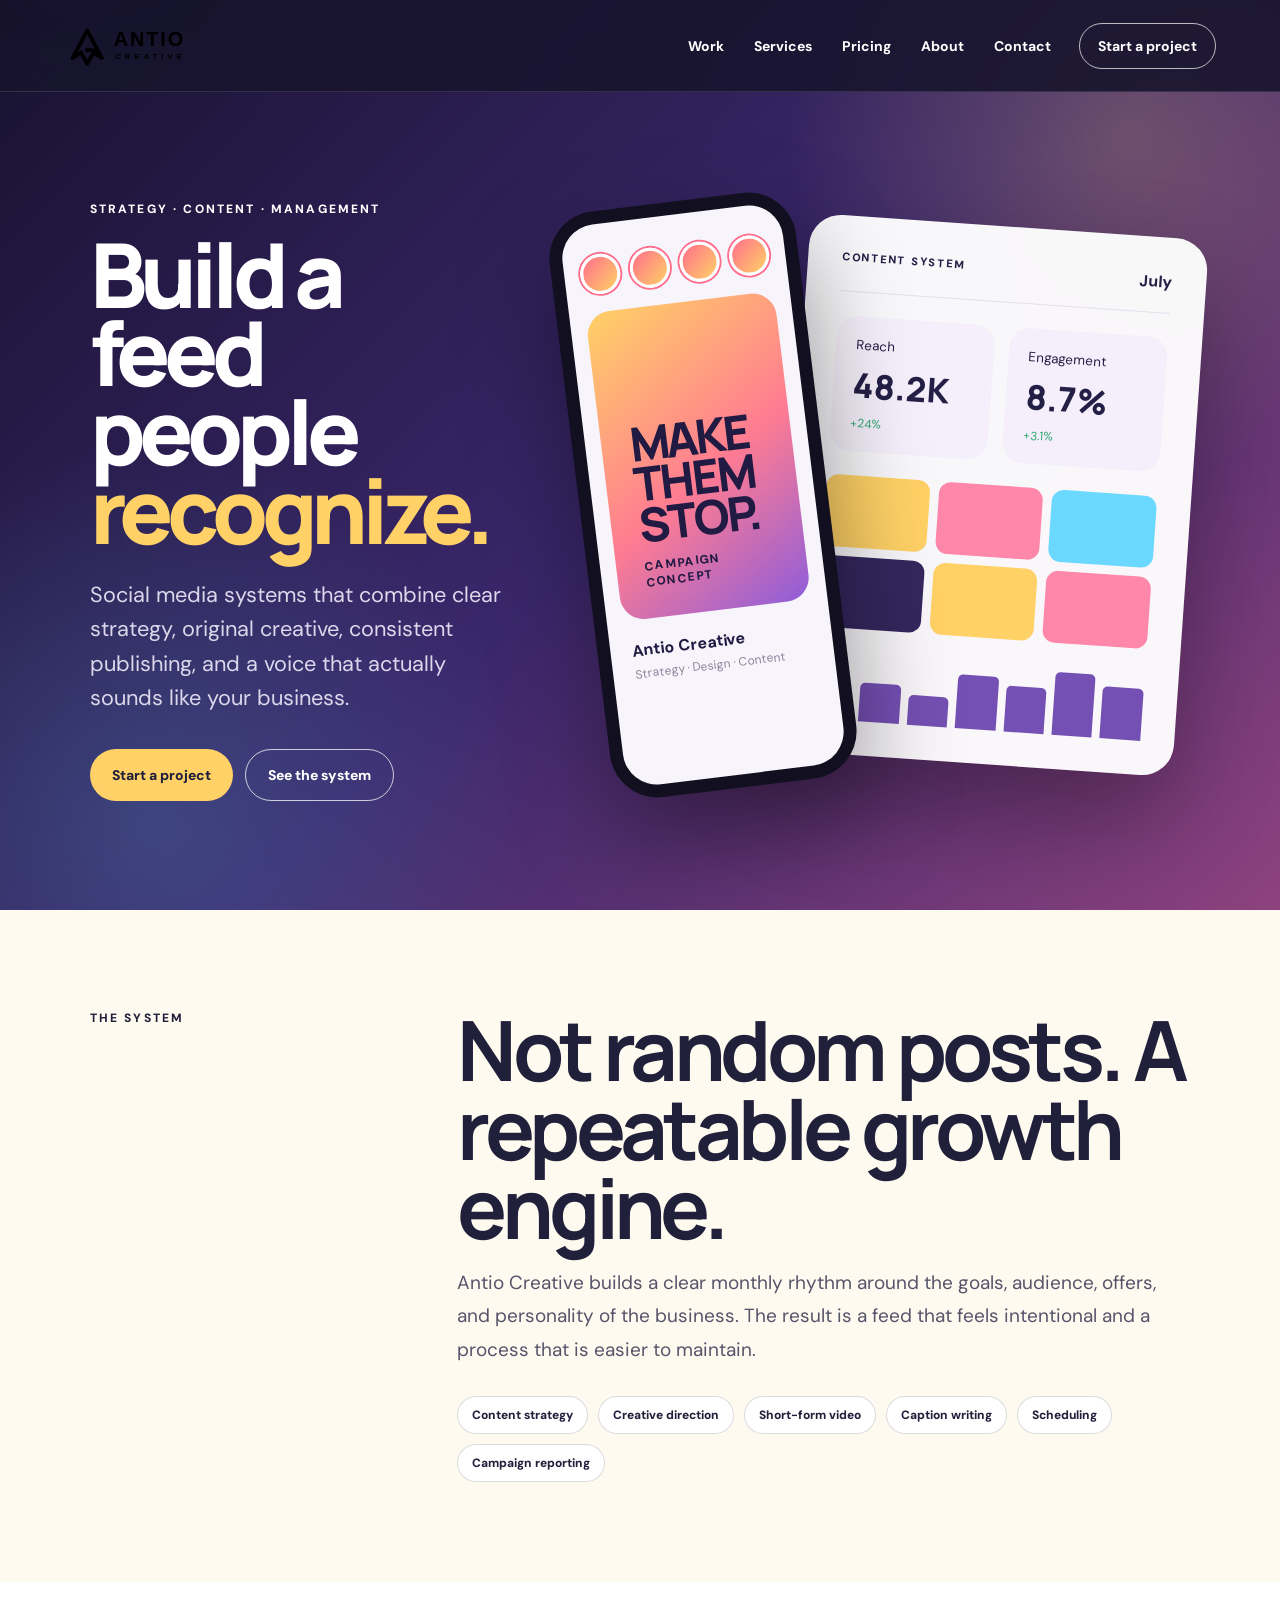
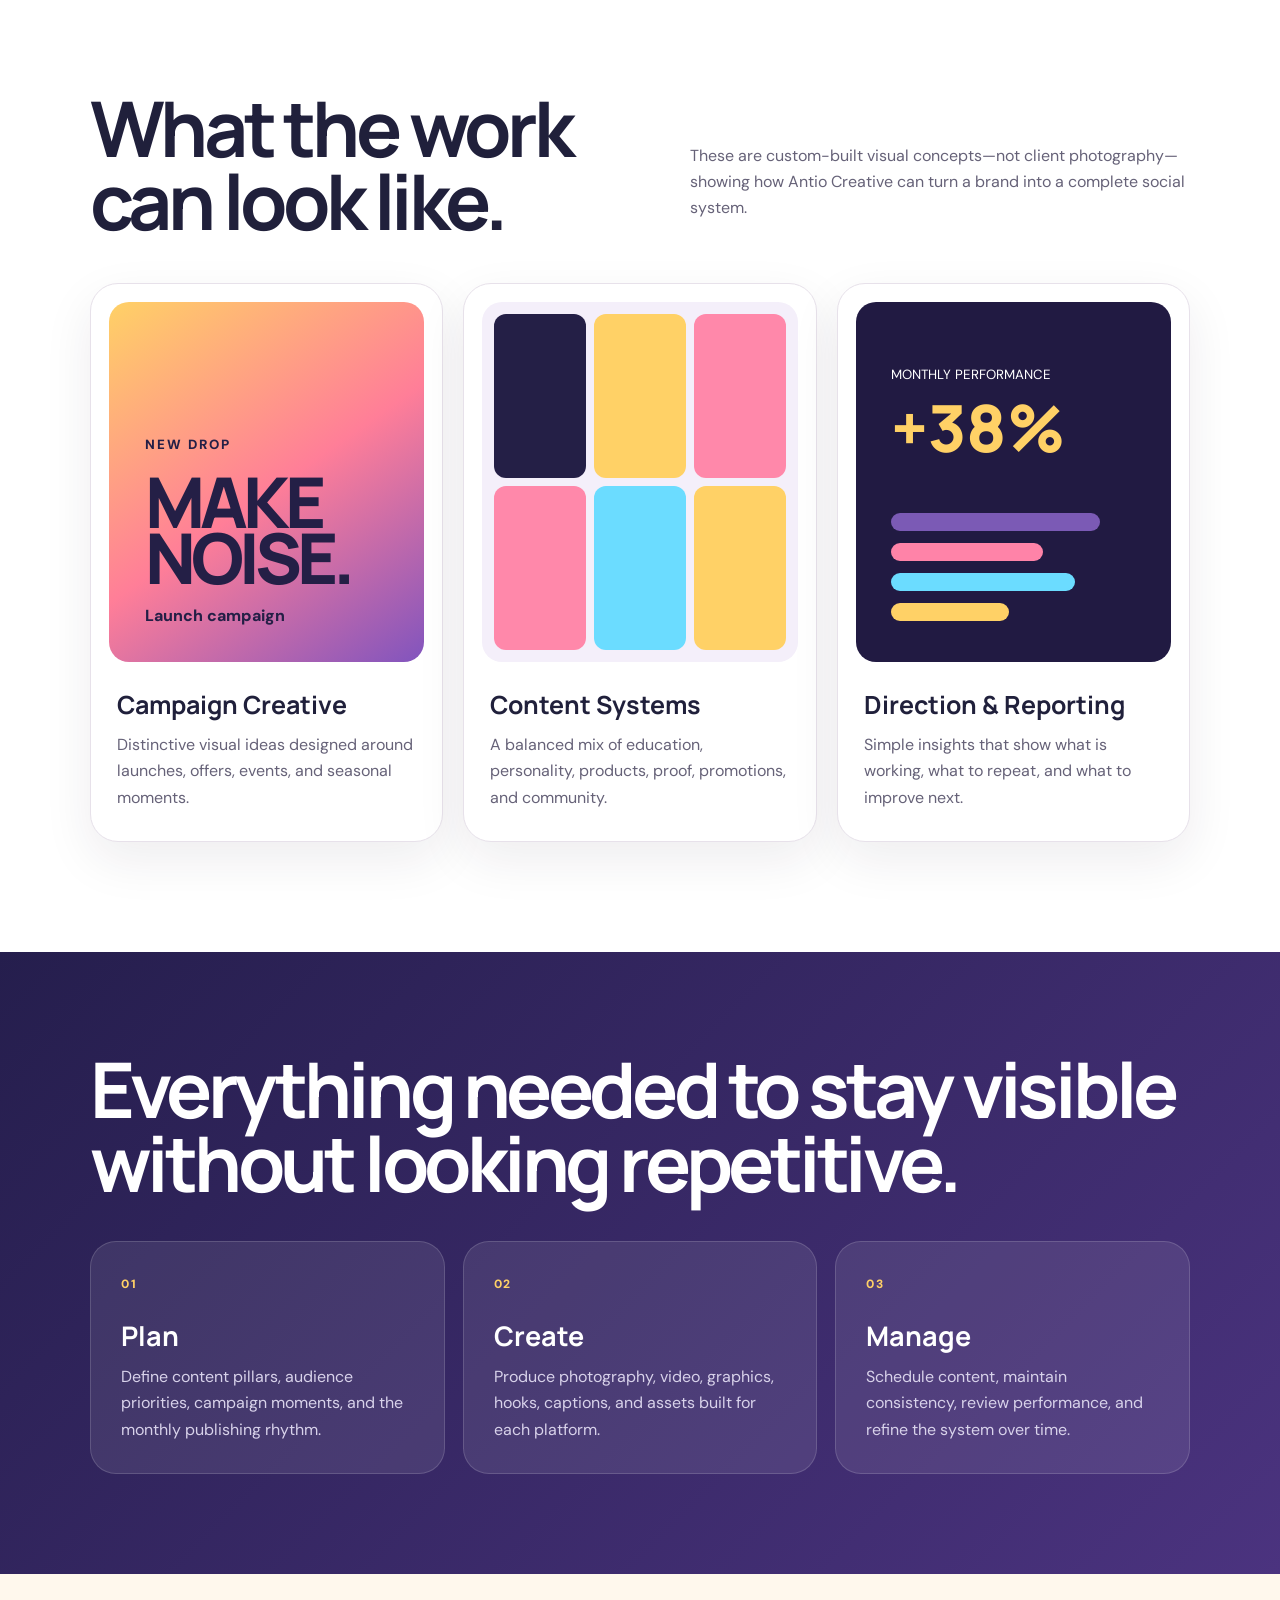
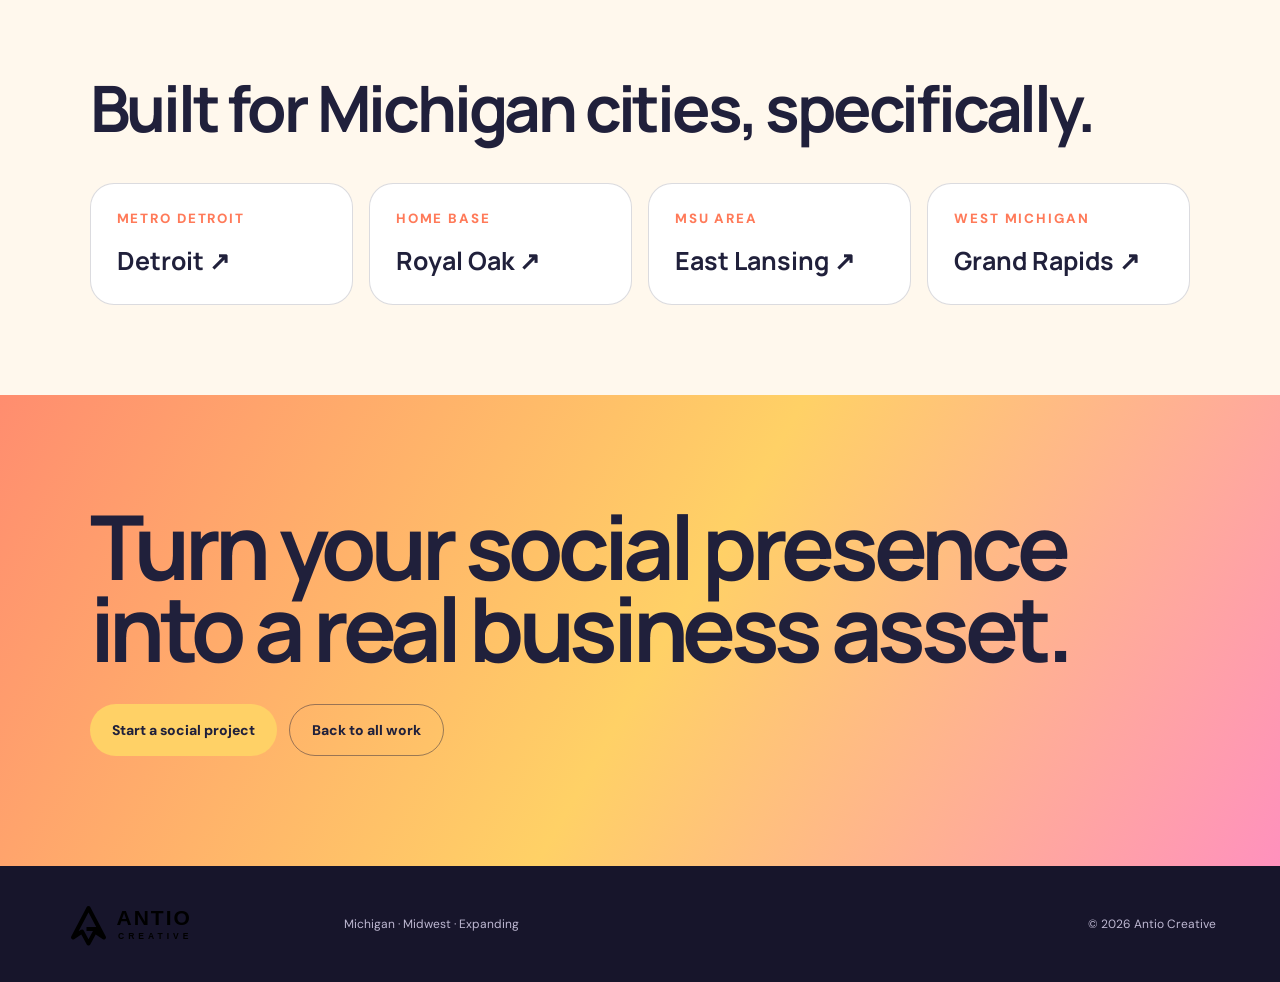
<file: antio-creative-v2-6/social-media.html>
<!doctype html><html lang="en"><head><meta charset="utf-8"><meta name="viewport" content="width=device-width, initial-scale=1"><meta name="theme-color" content="#241f46"><link rel="icon" href="assets/logo/favicon.svg" type="image/svg+xml"><link rel="preconnect" href="https://fonts.googleapis.com"><link rel="preconnect" href="https://fonts.gstatic.com" crossorigin><link href="https://fonts.googleapis.com/css2?family=DM+Sans:wght@400;500;600;700&family=Manrope:wght@500;600;700;800&display=swap" rel="stylesheet"><link rel="stylesheet" href="styles.css"><meta name="description" content="Social media strategy, content systems, creative direction, and ongoing management from Antio Creative."><title>Social Media Management | Antio Creative</title></head><body class="inner-page service-concept-page"><a class="skip-link" href="#main">Skip to content</a><header class="site-header" id="top"><a class="logo" href="index.html" aria-label="Antio Creative home"><img src="assets/logo/antio-logo.svg" alt="Antio Creative"></a><button class="menu-toggle" type="button" aria-expanded="false" aria-controls="site-nav">Menu</button><nav id="site-nav" class="site-nav" aria-label="Main navigation"><a href="index.html#work">Work</a><a href="index.html#services">Services</a><a href="index.html#pricing">Pricing</a><a href="index.html#about">About</a><a href="index.html#contact">Contact</a></nav><a class="header-cta" href="index.html#contact">Start a project</a></header><main id="main">
<section class="concept-hero concept-social"><div class="concept-hero-copy reveal"><p class="eyebrow">Strategy · Content · Management</p><h1>Build a feed people <span>recognize.</span></h1><p>Social media systems that combine clear strategy, original creative, consistent publishing, and a voice that actually sounds like your business.</p><div class="actions"><a class="btn btn-primary" href="index.html#contact">Start a project</a><a class="btn btn-secondary" href="#system">See the system</a></div></div><div class="concept-visual social-dashboard" aria-label="Stylized social media dashboard"><div class="phone-frame"><div class="phone-screen"><div class="story-row"><i></i><i></i><i></i><i></i></div><div class="social-post post-one"><b>MAKE THEM<br>STOP.</b><span>Campaign concept</span></div><div class="social-meta"><strong>Antio Creative</strong><span>Strategy · Design · Content</span></div></div></div><div class="dashboard-panel"><div class="dash-top"><span>CONTENT SYSTEM</span><b>July</b></div><div class="metric-grid"><article><small>Reach</small><strong>48.2K</strong><em>+24%</em></article><article><small>Engagement</small><strong>8.7%</strong><em>+3.1%</em></article></div><div class="content-calendar"><span></span><span></span><span></span><span></span><span></span><span></span></div><div class="chart-bars"><i></i><i></i><i></i><i></i><i></i><i></i><i></i></div></div></div></section>
<section class="page-intro" id="system"><div class="section-kicker">The system</div><div><h2>Not random posts. A repeatable growth engine.</h2><div class="page-intro-copy"><p>Antio Creative builds a clear monthly rhythm around the goals, audience, offers, and personality of the business. The result is a feed that feels intentional and a process that is easier to maintain.</p><div class="capability-pills"><span>Content strategy</span><span>Creative direction</span><span>Short-form video</span><span>Caption writing</span><span>Scheduling</span><span>Campaign reporting</span></div></div></div></section>
<section class="service-showcase"><div class="gallery-heading reveal"><h2>What the work can look like.</h2><p>These are custom-built visual concepts—not client photography—showing how Antio Creative can turn a brand into a complete social system.</p></div><div class="mockup-grid"><article class="mockup-card mockup-campaign"><div class="campaign-poster"><small>NEW DROP</small><strong>MAKE<br>NOISE.</strong><span>Launch campaign</span></div><h3>Campaign Creative</h3><p>Distinctive visual ideas designed around launches, offers, events, and seasonal moments.</p></article><article class="mockup-card mockup-feed"><div class="feed-preview"><i></i><i></i><i></i><i></i><i></i><i></i></div><h3>Content Systems</h3><p>A balanced mix of education, personality, products, proof, promotions, and community.</p></article><article class="mockup-card mockup-report"><div class="report-preview"><div><small>MONTHLY PERFORMANCE</small><strong>+38%</strong></div><span></span><span></span><span></span><span></span></div><h3>Direction & Reporting</h3><p>Simple insights that show what is working, what to repeat, and what to improve next.</p></article></div></section>
<section class="case-study-band"><h2>Everything needed to stay visible without looking repetitive.</h2><div class="results-grid"><article><span>01</span><h3>Plan</h3><p>Define content pillars, audience priorities, campaign moments, and the monthly publishing rhythm.</p></article><article><span>02</span><h3>Create</h3><p>Produce photography, video, graphics, hooks, captions, and assets built for each platform.</p></article><article><span>03</span><h3>Manage</h3><p>Schedule content, maintain consistency, review performance, and refine the system over time.</p></article></div></section>
<section class="next-projects"><h2>Built for Michigan cities, specifically.</h2><div class="next-grid"><a class="next-card" href="social-media-management-detroit.html"><small>Metro Detroit</small><strong>Detroit ↗</strong></a><a class="next-card" href="social-media-management-royal-oak.html"><small>Home base</small><strong>Royal Oak ↗</strong></a><a class="next-card" href="social-media-management-east-lansing.html"><small>MSU area</small><strong>East Lansing ↗</strong></a><a class="next-card" href="social-media-management-grand-rapids.html"><small>West Michigan</small><strong>Grand Rapids ↗</strong></a></div></section>
<section class="page-cta"><h2>Turn your social presence into a real business asset.</h2><div class="actions"><a class="btn btn-primary" href="index.html#contact">Start a social project</a><a class="btn btn-secondary" href="index.html#work">Back to all work</a></div></section></main><footer><img src="assets/logo/antio-logo.svg" alt="Antio Creative"><p>Michigan · Midwest · Expanding</p><p>© <span id="year"></span> Antio Creative</p></footer><script src="script.js"></script></body></html>
</file>
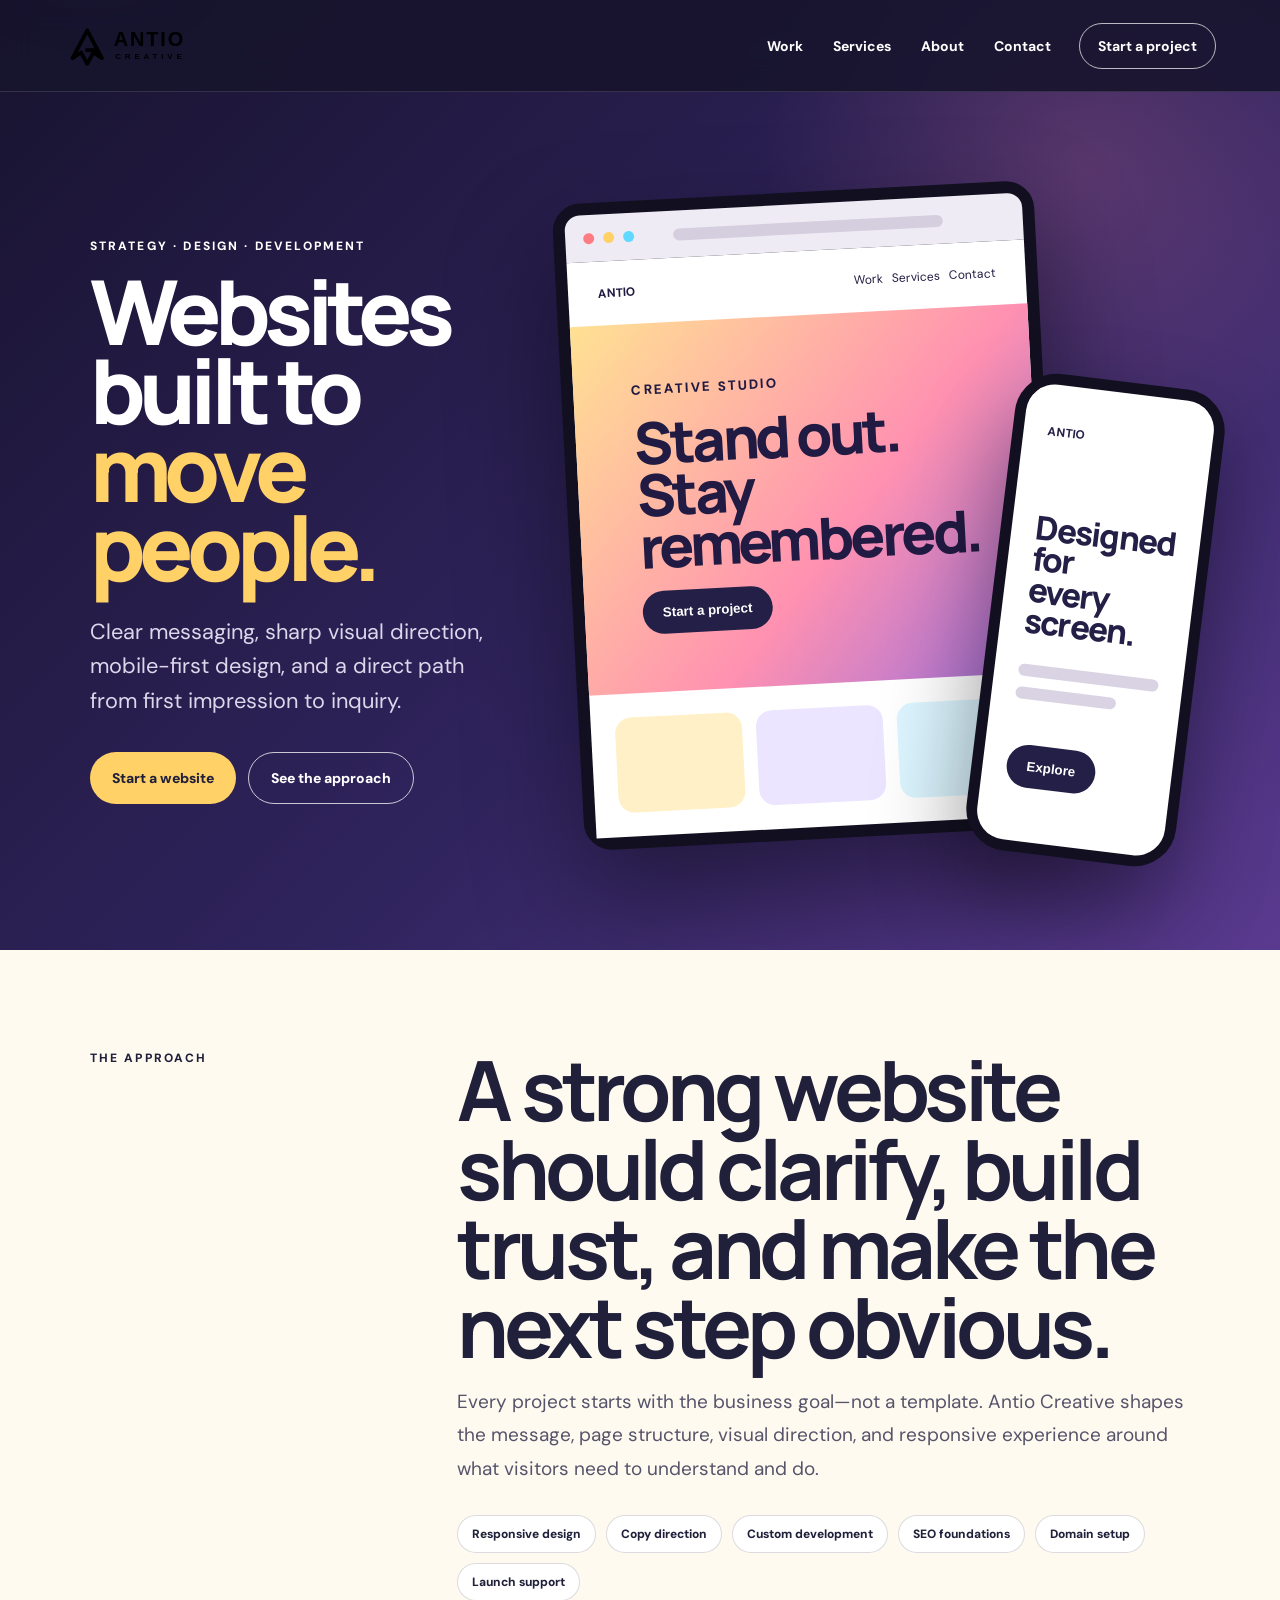
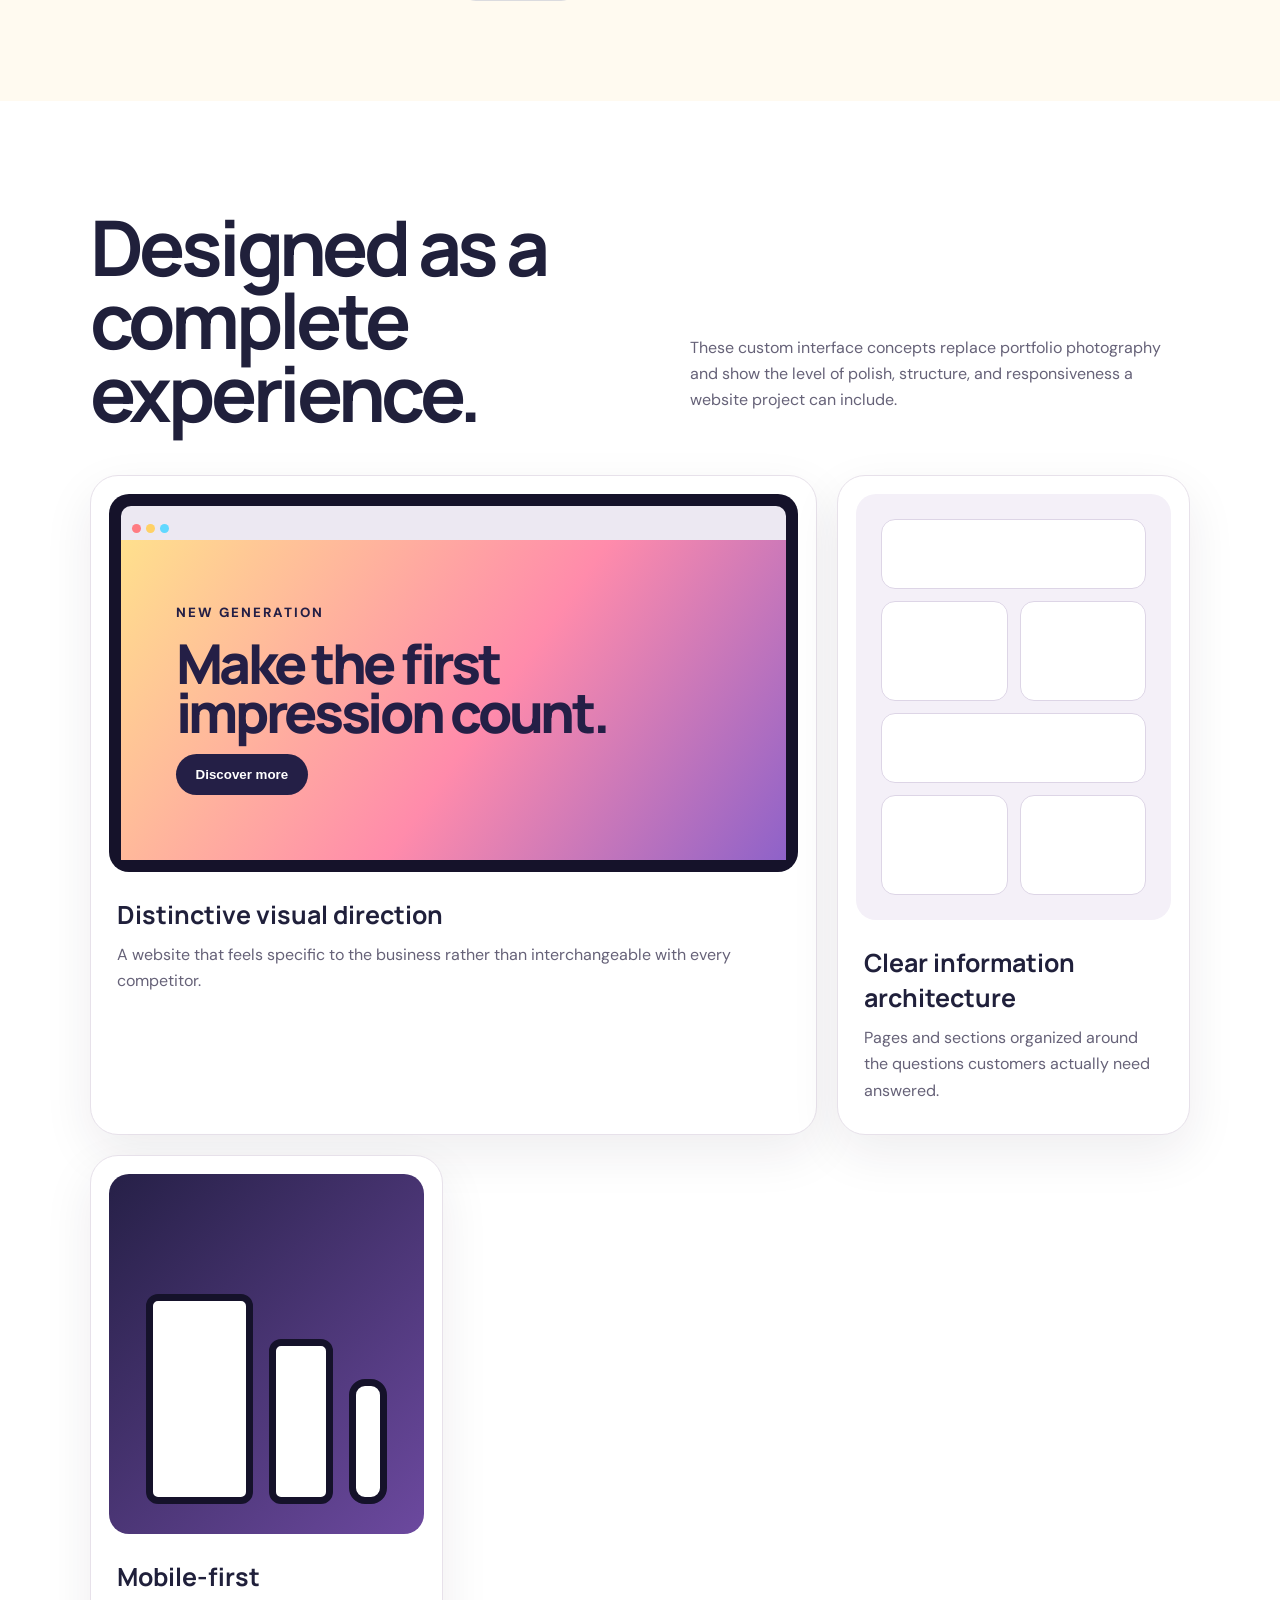
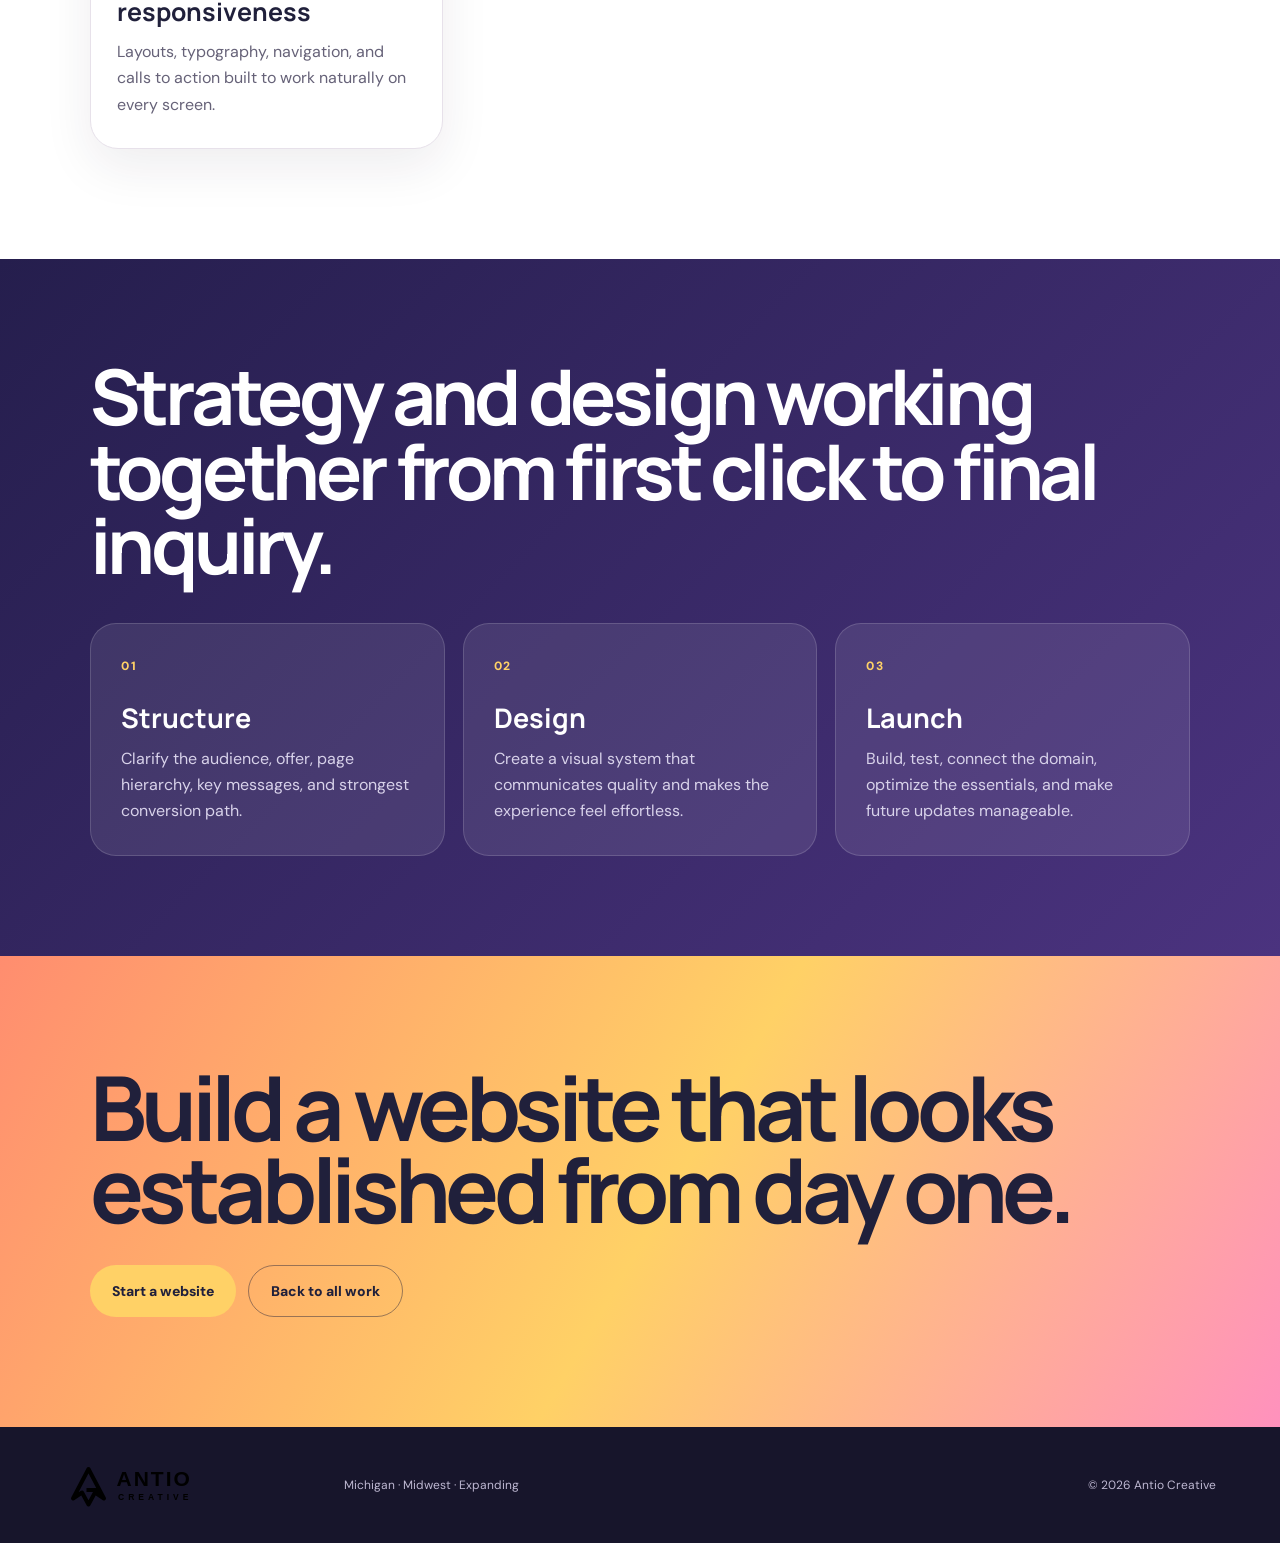
<file: antio-creative-v2-6/website-design.html>
<!doctype html><html lang="en"><head><meta charset="utf-8"><meta name="viewport" content="width=device-width, initial-scale=1"><meta name="theme-color" content="#241f46"><link rel="icon" href="assets/logo/favicon.svg" type="image/svg+xml"><link rel="preconnect" href="https://fonts.googleapis.com"><link rel="preconnect" href="https://fonts.gstatic.com" crossorigin><link href="https://fonts.googleapis.com/css2?family=DM+Sans:wght@400;500;600;700&family=Manrope:wght@500;600;700;800&display=swap" rel="stylesheet"><link rel="stylesheet" href="styles.css"><meta name="description" content="Custom responsive website design, messaging, development, and launch support from Antio Creative."><title>Website Design | Antio Creative</title></head><body class="inner-page service-concept-page"><a class="skip-link" href="#main">Skip to content</a><header class="site-header" id="top"><a class="logo" href="index.html" aria-label="Antio Creative home"><img src="assets/logo/antio-logo.svg" alt="Antio Creative"></a><button class="menu-toggle" type="button" aria-expanded="false" aria-controls="site-nav">Menu</button><nav id="site-nav" class="site-nav" aria-label="Main navigation"><a href="index.html#work">Work</a><a href="index.html#services">Services</a><a href="index.html#about">About</a><a href="index.html#contact">Contact</a></nav><a class="header-cta" href="mailto:Zacharyantaya@gmail.com?subject=Antio%20Creative%20Project%20Inquiry">Start a project</a></header><main id="main">
<section class="concept-hero concept-web"><div class="concept-hero-copy reveal"><p class="eyebrow">Strategy · Design · Development</p><h1>Websites built to <span>move people.</span></h1><p>Clear messaging, sharp visual direction, mobile-first design, and a direct path from first impression to inquiry.</p><div class="actions"><a class="btn btn-primary" href="mailto:Zacharyantaya@gmail.com?subject=Website%20Design%20Inquiry">Start a website</a><a class="btn btn-secondary" href="#build">See the approach</a></div></div><div class="concept-visual web-devices" aria-label="Stylized responsive website mockups"><div class="desktop-browser"><div class="browser-bar"><i></i><i></i><i></i><span></span></div><div class="browser-page"><nav><b>ANTIO</b><span>Work &nbsp; Services &nbsp; Contact</span></nav><div class="browser-hero"><small>CREATIVE STUDIO</small><strong>Stand out.<br>Stay remembered.</strong><button>Start a project</button></div><div class="browser-cards"><i></i><i></i><i></i></div></div></div><div class="mobile-browser"><div class="mobile-page"><b>ANTIO</b><strong>Designed for<br>every screen.</strong><span></span><span></span><button>Explore</button></div></div></div></section>
<section class="page-intro" id="build"><div class="section-kicker">The approach</div><div><h2>A strong website should clarify, build trust, and make the next step obvious.</h2><div class="page-intro-copy"><p>Every project starts with the business goal—not a template. Antio Creative shapes the message, page structure, visual direction, and responsive experience around what visitors need to understand and do.</p><div class="capability-pills"><span>Responsive design</span><span>Copy direction</span><span>Custom development</span><span>SEO foundations</span><span>Domain setup</span><span>Launch support</span></div></div></div></section>
<section class="service-showcase"><div class="gallery-heading reveal"><h2>Designed as a complete experience.</h2><p>These custom interface concepts replace portfolio photography and show the level of polish, structure, and responsiveness a website project can include.</p></div><div class="web-feature-grid"><article class="web-feature web-feature-main"><div class="ui-window"><div class="ui-top"><i></i><i></i><i></i></div><div class="ui-landing"><small>NEW GENERATION</small><strong>Make the first<br>impression count.</strong><button>Discover more</button></div></div><h3>Distinctive visual direction</h3><p>A website that feels specific to the business rather than interchangeable with every competitor.</p></article><article class="web-feature"><div class="wireframe-preview"><span class="wide"></span><span></span><span></span><span class="wide"></span><span></span><span></span></div><h3>Clear information architecture</h3><p>Pages and sections organized around the questions customers actually need answered.</p></article><article class="web-feature"><div class="responsive-preview"><div></div><div></div><div></div></div><h3>Mobile-first responsiveness</h3><p>Layouts, typography, navigation, and calls to action built to work naturally on every screen.</p></article></div></section>
<section class="case-study-band"><h2>Strategy and design working together from first click to final inquiry.</h2><div class="results-grid"><article><span>01</span><h3>Structure</h3><p>Clarify the audience, offer, page hierarchy, key messages, and strongest conversion path.</p></article><article><span>02</span><h3>Design</h3><p>Create a visual system that communicates quality and makes the experience feel effortless.</p></article><article><span>03</span><h3>Launch</h3><p>Build, test, connect the domain, optimize the essentials, and make future updates manageable.</p></article></div></section>
<section class="page-cta"><h2>Build a website that looks established from day one.</h2><div class="actions"><a class="btn btn-primary" href="mailto:Zacharyantaya@gmail.com?subject=Website%20Design%20Inquiry">Start a website</a><a class="btn btn-secondary" href="index.html#work">Back to all work</a></div></section></main><footer><img src="assets/logo/antio-logo.svg" alt="Antio Creative"><p>Michigan · Midwest · Expanding</p><p>© <span id="year"></span> Antio Creative</p></footer><script src="script.js"></script></body></html>
</file>
<file: antio-creative-v2-6/styles.css>
:root{--ink:#20203b;--cream:#fffaf0;--paper:#fffdf8;--orange:#ff7a59;--yellow:#ffd166;--pink:#ff7eb6;--blue:#69b7ff;--purple:#8267e8;--mint:#61d7b3;--line:rgba(32,32,59,.16);--shadow:0 22px 70px rgba(37,28,54,.14)}
*{box-sizing:border-box}html{scroll-behavior:smooth}body{margin:0;background:var(--paper);color:var(--ink);font-family:"DM Sans",sans-serif;overflow-x:hidden}img{display:block;max-width:100%}a{color:inherit}.site-header{position:absolute;z-index:20;inset:0 0 auto 0;height:92px;padding:0 5vw;display:flex;align-items:center;gap:28px;color:#fff;border-bottom:1px solid rgba(255,255,255,.35)}.logo{width:250px;color:#fff}.logo img{width:100%;filter:brightness(0) invert(1)}.site-nav{margin-left:auto;display:flex;gap:30px}.site-nav a,.header-cta{text-decoration:none;font-size:14px;font-weight:700}.header-cta{padding:13px 18px;border:1px solid rgba(255,255,255,.7);border-radius:999px}.menu-toggle{display:none;margin-left:auto;background:none;border:0;color:#fff;font:700 14px inherit}.hero{position:relative;height:100svh;min-height:720px;overflow:hidden;color:#fff}.hero-media,.hero-media img,.hero-wash{position:absolute;inset:0;width:100%;height:100%}.hero-media img{object-fit:cover;object-position:center 35%}.hero-wash{background:linear-gradient(90deg,rgba(27,16,42,.87) 0%,rgba(38,24,64,.6) 42%,rgba(255,122,89,.05) 78%),linear-gradient(0deg,rgba(32,18,48,.62),transparent 55%)}.hero-copy{position:absolute;z-index:2;left:7vw;top:54%;transform:translateY(-50%);max-width:900px}.eyebrow,.section-kicker{text-transform:uppercase;letter-spacing:.18em;font-size:12px;font-weight:800}.hero h1,.intro h2,.case h3,.services h2,.about h2,.contact h2{font-family:Manrope,sans-serif;letter-spacing:-.055em}.hero h1{font-size:clamp(58px,8vw,122px);line-height:.9;max-width:1000px;margin:22px 0}.hero h1 span{color:var(--yellow)}.hero-lede{font-size:clamp(18px,1.7vw,24px);line-height:1.55;max-width:720px;color:#f7f0ff}.actions{display:flex;gap:12px;flex-wrap:wrap;margin-top:34px}.btn{display:inline-flex;align-items:center;justify-content:center;padding:16px 22px;border-radius:999px;text-decoration:none;font-size:14px;font-weight:800;transition:.25s}.btn-primary{background:var(--yellow);color:var(--ink)}.btn-primary:hover{transform:translateY(-2px);background:#ffe18b}.btn-secondary{border:1px solid rgba(255,255,255,.75);color:#fff}.hero-badge{position:absolute;right:2.2vw;bottom:48px;z-index:3;writing-mode:vertical-rl;text-transform:uppercase;letter-spacing:.18em;font-size:11px}.client-strip{display:flex;justify-content:center;gap:18px;flex-wrap:wrap;padding:22px 5vw;background:linear-gradient(90deg,var(--yellow),#ffb168,var(--pink),#a88eff,var(--blue));font-weight:800}.client-strip span{background:rgba(255,255,255,.78);padding:9px 14px;border-radius:999px;box-shadow:0 6px 16px rgba(32,32,59,.08)}.section{padding:120px 7vw}.intro{display:grid;grid-template-columns:.6fr 1.7fr;gap:7vw;background:var(--cream)}.intro h2{font-size:clamp(50px,7vw,102px);line-height:.94;margin:0}.intro h2 em{font-style:normal;color:var(--orange)}.intro p{font-size:20px;line-height:1.7;max-width:720px;color:#55546a}.case{padding:110px 7vw}.case-head{display:grid;grid-template-columns:1.15fr .85fr;gap:7vw;align-items:end;margin-bottom:52px}.case h3{font-size:clamp(52px,7vw,100px);line-height:.94;margin:14px 0 0}.case-head p{font-size:18px;line-height:1.7}.text-link{font-weight:800;text-decoration:none;border-bottom:2px solid currentColor;padding-bottom:3px}.case-food{background:#fff}.food-grid{display:grid;grid-template-columns:1.1fr .9fr 1fr;grid-template-rows:330px 280px;gap:16px}.food-grid img{width:100%;height:100%;object-fit:cover;border-radius:26px;box-shadow:var(--shadow)}.food-grid img:first-child{grid-row:span 2}.food-grid img:nth-child(2){grid-column:span 2}.case-events{background:linear-gradient(145deg,#3f2c7d,#251d53 55%,#17142e);color:#fff}.case-head.light p{color:#ded7f2}.event-grid{display:grid;grid-template-columns:1.1fr .9fr;grid-template-rows:520px 520px;gap:18px}.event-card{margin:0;position:relative;border-radius:28px;overflow:hidden;background:#111;box-shadow:0 24px 80px rgba(0,0,0,.35)}.event-card img{width:100%;height:100%;object-fit:cover;transition:.6s}.event-card:hover img{transform:scale(1.025)}.event-card figcaption{position:absolute;left:18px;bottom:18px;background:rgba(18,16,38,.78);backdrop-filter:blur(8px);padding:10px 13px;border-radius:999px;font-size:11px;letter-spacing:.12em;text-transform:uppercase}.event-a{grid-row:span 2}.case-brands{background:linear-gradient(180deg,#fff7e8,#f7f2ff)}.brand-intro{max-width:1050px;margin-bottom:55px}.brand-intro h3 span{color:var(--purple)}.brand-intro>p:last-child{font-size:19px;line-height:1.7;max-width:760px;color:#55546a}.brand-grid{display:grid;grid-template-columns:1fr 1fr;gap:24px}.brand-card{display:block;text-decoration:none;background:#fff;border-radius:30px;overflow:hidden;box-shadow:var(--shadow);transition:.25s}.brand-card:hover{transform:translateY(-5px)}.brand-image{aspect-ratio:1/1;overflow:hidden;background:#eee}.brand-image img{width:100%;height:100%;object-fit:cover}.brand-copy{padding:28px}.brand-copy p{margin:0;text-transform:uppercase;letter-spacing:.17em;font-size:12px;font-weight:800;color:var(--purple)}.brand-copy h4{font-family:Manrope,sans-serif;font-size:27px;line-height:1.25;margin:12px 0 24px}.brand-copy span{font-weight:800}.services{display:grid;grid-template-columns:.55fr 1.45fr;background:#fff}.services-content h2{font-size:clamp(48px,6vw,90px);line-height:.96;margin:0}.service-list{margin-top:70px}.service-list article{display:grid;grid-template-columns:65px 1fr 1fr;gap:28px;border-top:1px solid var(--line);padding:28px 0}.service-list article:last-child{border-bottom:1px solid var(--line)}.service-list span{font-weight:800;color:var(--orange)}.service-list h3{font-family:Manrope,sans-serif;font-size:28px;margin:0}.service-list p{margin:0;line-height:1.65;color:#5e5d6d}.pricing{padding:110px 7vw;background:var(--cream)}
.pricing-heading{max-width:760px;margin-bottom:55px}
.pricing-heading h2{font-family:Manrope,sans-serif;font-size:clamp(46px,6vw,84px);line-height:.96;letter-spacing:-.055em;margin:14px 0 18px}
.pricing-heading p{font-size:19px;line-height:1.65;color:#55546a;margin:0}
.pricing-grid{display:grid;grid-template-columns:repeat(3,1fr);gap:20px}
.pricing-card{background:#fff;border:1px solid var(--line);border-radius:28px;padding:34px;box-shadow:var(--shadow)}
.pricing-card h3{font-family:Manrope,sans-serif;font-size:24px;margin:0 0 22px;letter-spacing:-.02em}
.pricing-card ul{list-style:none;margin:0;padding:0;display:flex;flex-direction:column;gap:22px}
.pricing-card li{border-top:1px solid var(--line);padding-top:20px}
.pricing-card li:first-child{border-top:none;padding-top:0}
.pricing-row{display:flex;align-items:baseline;justify-content:space-between;gap:10px;margin-bottom:6px}
.pricing-row span{font-weight:800;font-size:15px}
.pricing-row strong{font-weight:800;color:var(--orange);font-size:15px;white-space:nowrap}
.pricing-card li p{margin:0;font-size:14px;line-height:1.55;color:#5e5d6d}
.pricing-note{margin-top:36px;font-size:15px;color:#55546a}
.pricing-note .text-link{color:var(--ink)}
.about{padding:110px 7vw;background:linear-gradient(135deg,#ff9a70 0%,#ffd36a 52%,#ffe99e 100%);display:grid;grid-template-columns:.95fr 1.05fr;gap:7vw;align-items:center}.about-image img{width:100%;border-radius:34px;box-shadow:0 30px 90px rgba(81,42,20,.25)}.about h2{font-size:clamp(52px,6.5vw,96px);line-height:.94;margin:14px 0 28px}.about h2 span{color:#5d3fa0}.about-copy>p{font-size:18px;line-height:1.72}.about-note{font-weight:700}.about-meta{display:flex;gap:44px;border-top:1px solid rgba(32,32,59,.25);padding-top:25px;margin-top:35px}.about-meta div{display:flex;flex-direction:column}.about-meta strong{font-family:Manrope;font-size:24px}.about-meta span{text-transform:uppercase;letter-spacing:.13em;font-size:10px;margin-top:4px}.contact{padding:110px 7vw;background:#24203f;color:#fff;display:grid;grid-template-columns:1.3fr .7fr;gap:7vw;align-items:center}.contact h2{font-size:clamp(52px,7vw,102px);line-height:.94;margin:14px 0}.contact-panel>p:not(.eyebrow){font-size:19px;color:#d8d2e9}.dark-btn{border-color:#fff}
.contact-form{margin-top:38px;display:flex;flex-direction:column;gap:14px;max-width:640px}
.contact-form .form-row{display:grid;grid-template-columns:1fr 1fr;gap:14px}
.contact-form input,.contact-form select,.contact-form textarea{width:100%;padding:16px 20px;border-radius:18px;border:1px solid rgba(255,255,255,.22);background:rgba(255,255,255,.06);color:#fff;font:500 15px "DM Sans",sans-serif;transition:.2s}
.contact-form select{appearance:none;background-image:url("data:image/svg+xml,%3Csvg xmlns='http://www.w3.org/2000/svg' viewBox='0 0 20 20' fill='%23d8d2e9'%3E%3Cpath d='M5.5 7.5l4.5 4.5 4.5-4.5' stroke='%23d8d2e9' stroke-width='1.6' fill='none'/%3E%3C/svg%3E");background-repeat:no-repeat;background-position:right 18px center}
.contact-form select option{color:#20203b}
.contact-form textarea{resize:vertical;min-height:100px;font-family:inherit}
.contact-form input::placeholder,.contact-form textarea::placeholder{color:#b8b0d4}
.contact-form input:focus,.contact-form select:focus,.contact-form textarea:focus{outline:none;border-color:var(--pink);background:rgba(255,255,255,.1)}
.contact-form .actions{margin-top:6px}
.contact-form button.btn-primary{border:none;cursor:pointer;font-family:inherit}
.contact-form button.btn-primary:disabled{opacity:.6;cursor:not-allowed;transform:none}
.hp-field{position:absolute;left:-9999px;width:1px;height:1px;overflow:hidden}
.sr-only{position:absolute;width:1px;height:1px;padding:0;margin:-1px;overflow:hidden;clip:rect(0,0,0,0);white-space:nowrap;border:0}
.form-status{margin:4px 0 0;font-size:14px;font-weight:700;min-height:20px}
.form-status.success{color:var(--mint)}
.form-status.error{color:#ff9f9f}
@media(max-width:640px){.contact-form .form-row{grid-template-columns:1fr}}.contact-card{background:linear-gradient(160deg,var(--pink),var(--purple));border-radius:30px;padding:36px;box-shadow:0 28px 80px rgba(0,0,0,.22)}.contact-card p{font-size:11px;text-transform:uppercase;letter-spacing:.16em;margin:24px 0 6px;opacity:.78}.contact-card p:first-child{margin-top:0}.contact-card a,.contact-card span{display:block;font-size:20px;font-weight:800;text-decoration:none;overflow-wrap:anywhere}footer{padding:34px 5vw;background:#17152b;color:#fff;display:grid;grid-template-columns:250px 1fr auto;align-items:center;gap:30px}footer img{width:230px;filter:brightness(0) invert(1)}footer p{margin:0;font-size:12px;color:#beb8d2}.reveal{opacity:0;transform:translateY(26px);transition:opacity .75s ease,transform .75s ease}.reveal.in{opacity:1;transform:none}.delay-1{transition-delay:.12s}.delay-2{transition-delay:.22s}
@media(max-width:920px){.site-nav,.header-cta{display:none}.menu-toggle{display:block}.site-nav.open{display:flex;position:absolute;top:72px;left:4vw;right:4vw;flex-direction:column;background:#fff;color:var(--ink);padding:22px;border-radius:18px;box-shadow:var(--shadow)}.site-header{height:72px}.logo{width:205px}.hero-copy{left:6vw;right:6vw}.hero h1{font-size:13vw}.hero-badge{display:none}.intro,.case-head,.services,.about,.contact{grid-template-columns:1fr}.intro{gap:30px}.food-grid{grid-template-columns:1fr 1fr;grid-template-rows:320px 260px 260px}.food-grid img:first-child{grid-row:auto}.food-grid img:nth-child(2){grid-column:auto}.event-grid{grid-template-columns:1fr 1fr;grid-template-rows:560px 480px}.event-a{grid-row:auto}.brand-grid{grid-template-columns:1fr}.services-content{margin-top:30px}.service-list article{grid-template-columns:50px 1fr}.service-list p{grid-column:2}.about-image{max-width:700px}.contact-card{max-width:620px}footer{grid-template-columns:220px 1fr}footer p:last-child{display:none}.pricing-grid{grid-template-columns:1fr}}
@media(max-width:620px){.hero{min-height:700px}.hero-media img{object-position:62% center}.hero-copy{top:56%}.hero h1{font-size:16vw}.hero-lede{font-size:17px}.section,.case,.about,.contact{padding:82px 5vw}.client-strip{justify-content:flex-start;overflow:auto;flex-wrap:nowrap}.intro h2,.case h3,.services h2,.about h2,.contact h2{font-size:14vw}.food-grid{grid-template-columns:1fr;grid-template-rows:repeat(6,330px)}.event-grid{grid-template-columns:1fr;grid-template-rows:repeat(4,520px)}.brand-copy h4{font-size:23px}.service-list article{grid-template-columns:35px 1fr;gap:14px}.about-meta{gap:20px;flex-wrap:wrap}.contact-card a,.contact-card span{font-size:17px}footer{grid-template-columns:1fr}footer p{display:none}}

/* Final layout fixes: prevent overflow and eliminate empty grid cells */
.intro > *,
.case-head > *,
.services > *,
.about > *,
.contact > *,
.food-grid > *,
.event-grid > *,
.brand-grid > * { min-width: 0; }

.intro h2,
.intro p,
.case h3,
.brand-intro h3,
.services-content h2,
.about h2,
.contact h2 {
  max-width: 100%;
  overflow-wrap: anywhere;
}

.intro {
  grid-template-columns: minmax(150px, .45fr) minmax(0, 1.55fr);
}

.food-grid {
  grid-template-columns: repeat(3, minmax(0, 1fr));
  grid-template-rows: repeat(2, 360px);
  grid-auto-flow: row;
}
.food-grid img:first-child,
.food-grid img:nth-child(2) {
  grid-row: auto;
  grid-column: auto;
}

.event-grid {
  grid-template-columns: repeat(2, minmax(0, 1fr));
  grid-template-rows: repeat(2, 560px);
  grid-auto-flow: row;
}
.event-a { grid-row: auto; }

@media(max-width:920px){
  .intro { grid-template-columns: 1fr; }
  .food-grid {
    grid-template-columns: repeat(2, minmax(0, 1fr));
    grid-template-rows: repeat(3, 330px);
  }
  .event-grid {
    grid-template-columns: repeat(2, minmax(0, 1fr));
    grid-template-rows: repeat(2, 500px);
  }
}

@media(max-width:620px){
  .food-grid {
    grid-template-columns: 1fr;
    grid-template-rows: repeat(6, 330px);
  }
  .event-grid {
    grid-template-columns: 1fr;
    grid-template-rows: repeat(4, 500px);
  }
}

/* Featured case studies — full images, no forced crops */
.case-featured{background:linear-gradient(180deg,#fff7e8 0%,#f5f0ff 100%)}
.featured-intro{display:grid;grid-template-columns:1.15fr .85fr;gap:7vw;align-items:end;margin-bottom:48px}
.featured-intro>p{font-size:18px;line-height:1.7;color:#55546a;margin:0}
.featured-project-grid-all{display:grid;grid-template-columns:1fr 1fr;gap:24px}
.project-card{display:flex;flex-direction:column;overflow:hidden;border-radius:28px;background:#fff;color:#18162c;text-decoration:none;box-shadow:var(--shadow);border:1px solid rgba(31,27,68,.08);transition:transform .28s ease,box-shadow .28s ease}
.project-card:hover{transform:translateY(-5px);box-shadow:0 24px 60px rgba(31,27,68,.16)}
.project-rapid{grid-column:1 / -1}
.project-media{position:relative;display:flex;align-items:center;justify-content:center;overflow:hidden;width:100%}
.project-media img{display:block;width:100%;height:100%;object-fit:contain;transition:transform .55s ease}
.project-card:hover .project-media img{transform:scale(1.015)}
.project-media-rapid{height:570px;background:radial-gradient(circle at 70% 35%,#243a16 0,#10130f 52%,#080908 100%);padding:24px}
.project-media-food{height:430px;background:#e9f0ef;padding:18px}
.project-media-caamp{height:430px;background:linear-gradient(135deg,#ffe26f,#ff947d);padding:18px}
.project-media-event{height:650px;background:linear-gradient(160deg,#15122d,#2a1c55);padding:18px}
.project-media-event img{object-position:center}
.project-caption{display:flex;justify-content:space-between;gap:28px;align-items:flex-end;padding:24px 26px 28px;background:#fff}
.project-caption>p{margin:0;text-transform:uppercase;letter-spacing:.14em;font-size:10px;font-weight:800;color:#7a718a}
.project-caption>div{text-align:right}
.project-caption h4{font-family:Manrope,sans-serif;font-size:clamp(26px,2.5vw,40px);line-height:1;margin:0 0 9px;letter-spacing:-.04em}
.project-caption span{font-size:13px;font-weight:800;color:#ff725e}
.event-disclaimer{font-size:12px;color:#706d80;margin:18px 4px 0}

@media(max-width:920px){
  .featured-intro{grid-template-columns:1fr;gap:24px}
  .project-media-rapid{height:480px}
  .project-media-food,.project-media-caamp{height:360px}
  .project-media-event{height:560px}
}
@media(max-width:700px){
  .featured-project-grid-all{grid-template-columns:1fr}
  .project-rapid{grid-column:1}
  .project-media-rapid{height:390px;padding:14px}
  .project-media-food,.project-media-caamp{height:340px;padding:12px}
  .project-media-event{height:520px;padding:12px}
  .project-caption{align-items:flex-start;flex-direction:column;gap:14px;padding:20px}
  .project-caption>div{text-align:left}
}


/* Balanced featured projects: equal visual weight and edge-to-edge imagery */
.featured-project-grid-all{
  grid-template-columns:repeat(2,minmax(0,1fr));
  align-items:stretch;
}
.project-rapid{grid-column:auto}
.project-media,
.project-media-rapid,
.project-media-food,
.project-media-caamp,
.project-media-event{
  height:auto;
  aspect-ratio:16/10;
  padding:0;
  background:#17142e;
}
.project-media img{
  width:100%;
  height:100%;
  object-fit:cover;
  transform:none;
}
.project-card:hover .project-media img{transform:scale(1.025)}
.project-media-rapid img{object-position:center}
.project-media-food img{object-position:center 58%}
.project-media-caamp img{object-position:center 48%}
.project-media-split{
  display:grid;
  grid-template-columns:1fr 1fr;
  gap:0;
}
.project-media-split img:first-child{object-position:center 32%}
.project-media-split img:last-child{object-position:center 18%}
.project-media-split img{min-width:0}

@media(max-width:620px){
  .featured-project-grid-all{grid-template-columns:1fr}
  .project-media,
  .project-media-rapid,
  .project-media-food,
  .project-media-caamp,
  .project-media-event{aspect-ratio:4/3;height:auto;padding:0}
  .project-media-split{aspect-ratio:16/11}
}

/* Final polish pass */
.skip-link{position:fixed;left:16px;top:-80px;z-index:100;background:#fff;color:var(--ink);padding:12px 16px;border-radius:10px;font-weight:800;text-decoration:none;box-shadow:var(--shadow)}
.skip-link:focus{top:16px}
.site-header{transition:background .25s ease,backdrop-filter .25s ease,border-color .25s ease}
.site-header.scrolled{position:fixed;background:rgba(30,25,57,.9);backdrop-filter:blur(16px);border-color:rgba(255,255,255,.12)}
.logo{width:218px}.logo img,footer img{filter:none;color:#fff}
.logo img{height:auto}
.site-nav a{position:relative}.site-nav a::after{content:"";position:absolute;left:0;right:100%;bottom:-7px;height:2px;background:var(--yellow);transition:right .22s ease}.site-nav a:hover::after{right:0}
.header-cta:hover{background:#fff;color:var(--ink)}
.proof-strip{padding:25px 7vw;background:linear-gradient(90deg,#ffd166,#ffae76 42%,#ff8ebd 72%,#9984ef);display:grid;grid-template-columns:auto 1fr;align-items:center;gap:30px}.proof-strip p{margin:0;text-transform:uppercase;letter-spacing:.17em;font-size:11px;font-weight:800}.proof-strip div{display:flex;gap:12px;flex-wrap:wrap}.proof-strip span{background:rgba(255,255,255,.78);border:1px solid rgba(255,255,255,.65);padding:9px 14px;border-radius:999px;font-size:13px;font-weight:800}
.featured-project-grid-all{gap:22px}.project-card{isolation:isolate}.project-media::after{content:"";position:absolute;inset:0;background:linear-gradient(180deg,transparent 55%,rgba(20,16,43,.2));pointer-events:none}.project-media-split::after{display:none}.project-caption{min-height:142px}.project-caption h4{font-size:clamp(25px,2.1vw,36px)}
.process{padding:110px 7vw;background:linear-gradient(135deg,#eef8ff,#fff8dd 52%,#fff0f6)}.process-heading{max-width:900px}.process-heading h2{font-family:Manrope,sans-serif;font-size:clamp(48px,6vw,88px);line-height:.97;letter-spacing:-.055em;margin:14px 0 55px}.process-grid{display:grid;grid-template-columns:repeat(3,minmax(0,1fr));gap:18px}.process-grid article{background:rgba(255,255,255,.85);border:1px solid rgba(32,32,59,.1);border-radius:26px;padding:30px;box-shadow:0 18px 50px rgba(37,28,54,.08)}.process-grid span{font-weight:800;color:var(--orange)}.process-grid h3{font-family:Manrope,sans-serif;font-size:25px;margin:35px 0 12px}.process-grid p{margin:0;line-height:1.65;color:#5e5d6d}
.btn:focus-visible,.site-nav a:focus-visible,.header-cta:focus-visible,.project-card:focus-visible,.contact-card a:focus-visible{outline:3px solid var(--yellow);outline-offset:4px}
@media (prefers-reduced-motion:reduce){html{scroll-behavior:auto}.reveal{opacity:1;transform:none;transition:none}.project-card,.project-media img,.btn,.site-header{transition:none}}
@media(max-width:920px){.proof-strip{grid-template-columns:1fr;gap:13px}.process-grid{grid-template-columns:1fr}.project-caption{min-height:0}.logo{width:190px}}
@media(max-width:620px){.proof-strip{padding:20px 5vw}.proof-strip div{flex-wrap:nowrap;overflow-x:auto;padding-bottom:4px}.proof-strip span{white-space:nowrap}.process{padding:82px 5vw}.process-heading h2{font-size:14vw}.site-header.scrolled{position:fixed}}

/* Live Events card — remove empty top band and force edge-to-edge imagery */
.project-media-event.project-media-split{
  display:grid;
  grid-template-columns:repeat(2,minmax(0,1fr));
  align-items:stretch;
  justify-items:stretch;
  height:520px;
  aspect-ratio:auto;
  padding:0;
  margin:0;
  gap:0;
  overflow:hidden;
  line-height:0;
  background:#17142e;
}
.project-media-event.project-media-split img{
  display:block;
  width:100%;
  max-width:none;
  height:100%;
  min-height:100%;
  margin:0;
  padding:0;
  align-self:stretch;
  justify-self:stretch;
  object-fit:cover;
}
.project-media-event.project-media-split img:first-child{object-position:center 35%}
.project-media-event.project-media-split img:last-child{object-position:center 18%}

@media(max-width:920px){
  .project-media-event.project-media-split{height:460px;aspect-ratio:auto}
}
@media(max-width:620px){
  .project-media-event.project-media-split{height:350px;aspect-ratio:auto}
}

/* Selected-work bar: compact category tags */
.proof-strip{align-items:start;padding-top:24px;padding-bottom:24px}
.proof-strip p{padding-top:9px;white-space:nowrap}
.proof-strip div{gap:9px}
.proof-strip span{padding:8px 13px;font-size:12px;line-height:1.15}
@media(max-width:620px){
  .proof-strip{align-items:center}
  .proof-strip p{padding-top:0}
}

/* Multi-page portfolio additions */
.service-link{color:inherit;text-decoration:none;transition:background .2s ease,padding .2s ease}
.service-link:hover{background:#fff8ed;padding-left:14px;padding-right:14px}
.project-media-nightlife{height:520px;display:grid;grid-template-columns:1fr 1fr;gap:0;background:#17142e}
.project-media-nightlife img{width:100%;height:100%;object-fit:cover}

.inner-page{background:#fffdf8}.inner-page .site-header{position:fixed;background:rgba(24,20,46,.9);backdrop-filter:blur(16px);border-color:rgba(255,255,255,.12)}
.page-hero{position:relative;min-height:76svh;padding:170px 7vw 90px;color:#fff;display:flex;align-items:end;overflow:hidden;background:#211a42}
.page-hero-media,.page-hero-media img,.page-hero-overlay{position:absolute;inset:0;width:100%;height:100%}.page-hero-media img{object-fit:cover}.page-hero-overlay{background:linear-gradient(90deg,rgba(20,15,44,.94),rgba(34,24,70,.66) 55%,rgba(20,15,44,.28)),linear-gradient(0deg,rgba(20,15,44,.72),transparent 60%)}
.page-hero-copy{position:relative;z-index:2;max-width:1040px}.page-hero h1{font-family:Manrope,sans-serif;font-size:clamp(58px,9vw,132px);line-height:.87;letter-spacing:-.065em;margin:18px 0 24px}.page-hero h1 span{color:var(--yellow)}.page-hero p:last-child{max-width:760px;font-size:clamp(18px,2vw,24px);line-height:1.55;color:#eee9f8}
.page-intro{padding:100px 7vw;display:grid;grid-template-columns:.55fr 1.45fr;gap:7vw;background:var(--cream)}.page-intro h2{font-family:Manrope,sans-serif;font-size:clamp(46px,6.5vw,92px);line-height:.95;letter-spacing:-.055em;margin:0}.page-intro-copy{max-width:800px}.page-intro-copy p{font-size:19px;line-height:1.75;color:#56546a}.capability-pills{display:flex;gap:10px;flex-wrap:wrap;margin-top:30px}.capability-pills span{padding:10px 14px;border-radius:999px;background:#fff;border:1px solid var(--line);font-size:12px;font-weight:800}
.gallery-section{padding:100px 7vw;background:#fff}.gallery-heading{display:flex;justify-content:space-between;align-items:end;gap:30px;margin-bottom:38px}.gallery-heading h2{font-family:Manrope,sans-serif;font-size:clamp(44px,6vw,82px);letter-spacing:-.055em;line-height:.95;margin:0}.gallery-heading p{max-width:500px;color:#666278;line-height:1.65}
.masonry-gallery{columns:3 300px;column-gap:18px}.gallery-item{display:block;width:100%;margin:0 0 18px;border:0;padding:0;background:none;border-radius:24px;overflow:hidden;cursor:zoom-in;box-shadow:0 16px 45px rgba(32,32,59,.12);break-inside:avoid}.gallery-item img{width:100%;height:auto;transition:transform .45s ease}.gallery-item:hover img{transform:scale(1.02)}
.case-study-band{padding:100px 7vw;background:linear-gradient(135deg,#251e4d,#4b337f);color:#fff}.case-study-band h2{font-family:Manrope,sans-serif;font-size:clamp(45px,6vw,88px);letter-spacing:-.055em;line-height:.97;margin:0 0 40px}.results-grid{display:grid;grid-template-columns:repeat(3,1fr);gap:18px}.results-grid article{padding:30px;border-radius:26px;background:rgba(255,255,255,.09);border:1px solid rgba(255,255,255,.15)}.results-grid span{font-size:12px;letter-spacing:.16em;text-transform:uppercase;color:#ffd166;font-weight:800}.results-grid h3{font:700 27px Manrope;margin:24px 0 10px}.results-grid p{color:#d8d2ea;line-height:1.65;margin:0}
.next-projects{padding:90px 7vw;background:#fff8ed}.next-projects h2{font:700 clamp(40px,5vw,72px) Manrope;letter-spacing:-.05em;margin:0 0 32px}.next-grid{display:grid;grid-template-columns:repeat(auto-fit,minmax(240px,1fr));gap:16px}.next-card{padding:26px;border-radius:24px;background:#fff;color:var(--ink);text-decoration:none;border:1px solid var(--line);transition:.25s}.next-card:hover{transform:translateY(-4px);box-shadow:var(--shadow)}.next-card small{display:block;text-transform:uppercase;letter-spacing:.14em;color:var(--orange);font-weight:800}.next-card strong{display:block;font:700 25px Manrope;margin-top:16px}
.lightbox{position:fixed;inset:0;z-index:1000;background:rgba(11,9,24,.94);display:none;align-items:center;justify-content:center;padding:30px}.lightbox.open{display:flex}.lightbox img{max-width:min(1200px,94vw);max-height:88vh;border-radius:16px}.lightbox-close{position:absolute;right:24px;top:20px;background:#fff;color:#1b1730;border:0;border-radius:999px;width:44px;height:44px;font-size:25px;cursor:pointer}
.page-cta{padding:110px 7vw;background:linear-gradient(120deg,#ff8d6f,#ffd166 52%,#ff91bd)}.page-cta h2{font:700 clamp(48px,7vw,100px) Manrope;line-height:.92;letter-spacing:-.06em;max-width:1000px;margin:0 0 30px}.page-cta .btn-secondary{color:var(--ink);border-color:rgba(32,32,59,.45)}
@media(max-width:920px){.page-intro{grid-template-columns:1fr}.results-grid,.next-grid{grid-template-columns:1fr}.gallery-heading{align-items:start;flex-direction:column}.project-media-nightlife{height:460px}}
@media(max-width:620px){.page-hero{min-height:70svh;padding:130px 5vw 65px}.page-hero h1{font-size:16vw}.page-intro,.gallery-section,.case-study-band,.next-projects,.page-cta{padding:75px 5vw}.masonry-gallery{columns:1}.project-media-nightlife{height:350px}.page-hero p:last-child{font-size:17px}}


/* Category portfolio grid */
.category-showcase{padding:clamp(72px,8vw,120px) clamp(22px,7vw,110px);background:#f8f4ed}
.category-grid{display:grid;grid-template-columns:repeat(2,minmax(0,1fr));gap:24px;margin-top:40px}
.category-card{position:relative;min-height:460px;overflow:hidden;border-radius:30px;color:#fff;box-shadow:0 24px 60px rgba(30,22,55,.14);isolation:isolate;text-decoration:none}
.category-card img{position:absolute;inset:0;width:100%;height:100%;object-fit:cover;transition:transform .65s cubic-bezier(.2,.7,.2,1)}
.category-card:hover img{transform:scale(1.045)}
.category-overlay{position:absolute;inset:0;background:linear-gradient(180deg,rgba(16,10,30,.05) 18%,rgba(16,10,30,.88) 100%);z-index:1}
.category-copy{position:absolute;left:0;right:0;bottom:0;z-index:2;padding:34px}
.category-copy p{margin:0 0 12px;font-size:.78rem;font-weight:800;letter-spacing:.16em;text-transform:uppercase}
.category-copy h4{margin:0;font-family:Manrope,sans-serif;font-size:clamp(1.9rem,3vw,3.2rem);line-height:1;letter-spacing:-.055em;max-width:650px}
.category-copy span{display:inline-block;margin-top:18px;font-weight:800;color:#ffd469}
.category-social img,.category-web img{object-position:center}
@media(max-width:760px){.category-grid{grid-template-columns:1fr;gap:18px}.category-card{min-height:390px;border-radius:22px}.category-copy{padding:26px}.category-copy h4{font-size:2.25rem}}

/* Custom concept pages: no client photography */
.concept-hero{min-height:900px;padding:170px 7vw 90px;display:grid;grid-template-columns:minmax(0,.82fr) minmax(520px,1.18fr);gap:5vw;align-items:center;overflow:hidden;position:relative;color:#fff}
.concept-social{background:radial-gradient(circle at 88% 15%,rgba(255,209,102,.22),transparent 25%),radial-gradient(circle at 12% 90%,rgba(96,217,255,.18),transparent 27%),linear-gradient(135deg,#17122f,#3b276c 52%,#8d427e)}
.concept-web{background:radial-gradient(circle at 85% 18%,rgba(255,133,173,.2),transparent 24%),linear-gradient(135deg,#18132f,#30245e 58%,#5a3a8f)}
.concept-hero-copy{position:relative;z-index:3;max-width:740px}.concept-hero h1{font:800 clamp(64px,7vw,118px)/.88 Manrope,sans-serif;letter-spacing:-.07em;margin:18px 0 28px}.concept-hero h1 span{color:#ffd166}.concept-hero-copy>p:last-of-type{font-size:clamp(18px,1.7vw,24px);line-height:1.58;color:#ddd7ec;max-width:680px}.concept-hero .actions{margin-top:34px}
.concept-visual{position:relative;min-height:650px;z-index:2}.social-dashboard{display:flex;align-items:center;justify-content:center}.phone-frame{width:290px;height:590px;border:13px solid #121020;border-radius:48px;background:#121020;box-shadow:0 45px 100px rgba(0,0,0,.4);transform:rotate(-7deg);z-index:3}.phone-screen{height:100%;background:#f7f4fb;border-radius:34px;overflow:hidden;padding:22px 16px;color:#211a42}.story-row{display:flex;gap:10px;margin:8px 0 18px}.story-row i{width:40px;height:40px;border-radius:50%;background:linear-gradient(135deg,#ff6e8d,#ffd166);border:3px solid white;box-shadow:0 0 0 2px #ff6e8d}.social-post{height:310px;border-radius:24px;background:linear-gradient(145deg,#ffd166,#ff7c91 55%,#8f5dda);padding:28px;display:flex;flex-direction:column;justify-content:end;color:#211a42}.social-post b{font:800 47px/.86 Manrope;letter-spacing:-.06em}.social-post span{font-size:12px;font-weight:800;margin-top:14px;text-transform:uppercase;letter-spacing:.12em}.social-meta{padding:20px 6px}.social-meta strong,.social-meta span{display:block}.social-meta span{color:#8b849b;font-size:12px;margin-top:5px}.dashboard-panel{width:520px;min-height:430px;margin-left:-35px;padding:34px;background:rgba(255,255,255,.96);border-radius:32px;color:#241f46;box-shadow:0 45px 100px rgba(0,0,0,.32);transform:rotate(4deg)}.dash-top{display:flex;justify-content:space-between;border-bottom:1px solid #e5dfed;padding-bottom:20px}.dash-top span{font-size:11px;letter-spacing:.16em;font-weight:800}.metric-grid{display:grid;grid-template-columns:1fr 1fr;gap:15px;margin:24px 0}.metric-grid article{padding:20px;border-radius:20px;background:#f4effa}.metric-grid small,.metric-grid strong,.metric-grid em{display:block}.metric-grid strong{font:800 34px Manrope;margin:8px 0}.metric-grid em{color:#35a672;font-style:normal;font-size:12px}.content-calendar{display:grid;grid-template-columns:repeat(3,1fr);gap:9px}.content-calendar span{aspect-ratio:1.45;border-radius:12px}.content-calendar span:nth-child(1),.content-calendar span:nth-child(5){background:#ffd166}.content-calendar span:nth-child(2),.content-calendar span:nth-child(6){background:#ff87aa}.content-calendar span:nth-child(3){background:#6bd8ff}.content-calendar span:nth-child(4){background:#34275e}.chart-bars{height:70px;display:flex;align-items:end;gap:8px;margin-top:22px}.chart-bars i{flex:1;border-radius:5px 5px 0 0;background:#7550b4}.chart-bars i:nth-child(1){height:30%}.chart-bars i:nth-child(2){height:55%}.chart-bars i:nth-child(3){height:42%}.chart-bars i:nth-child(4){height:77%}.chart-bars i:nth-child(5){height:65%}.chart-bars i:nth-child(6){height:90%}.chart-bars i:nth-child(7){height:74%}
.web-devices{display:flex;align-items:center;justify-content:center}.desktop-browser{width:720px;border:12px solid #121020;border-radius:28px;background:#121020;box-shadow:0 50px 110px rgba(0,0,0,.42);transform:rotate(-3deg)}.browser-bar{height:47px;background:#efebf4;border-radius:15px 15px 0 0;display:flex;align-items:center;padding:0 18px;gap:9px}.browser-bar i{width:11px;height:11px;border-radius:50%;background:#ff7b82}.browser-bar i:nth-child(2){background:#ffd166}.browser-bar i:nth-child(3){background:#61d8ff}.browser-bar span{width:270px;height:12px;border-radius:8px;background:#d5cede;margin-left:30px}.browser-page{background:#fff;color:#211a42}.browser-page nav{display:flex;justify-content:space-between;padding:24px 30px;font-size:12px}.browser-hero{min-height:355px;padding:58px;background:linear-gradient(130deg,#ffe193,#ff91b1 58%,#9f70dc);display:flex;flex-direction:column;align-items:flex-start;justify-content:center}.browser-hero small{letter-spacing:.16em;font-weight:800}.browser-hero strong{font:800 58px/.9 Manrope;letter-spacing:-.06em;margin:18px 0}.browser-hero button,.mobile-page button{border:0;border-radius:999px;background:#241f46;color:#fff;padding:14px 20px;font-weight:800}.browser-cards{display:grid;grid-template-columns:repeat(3,1fr);gap:14px;padding:24px}.browser-cards i{height:95px;border-radius:16px;background:#fff0c7}.browser-cards i:nth-child(2){background:#ece5ff}.browser-cards i:nth-child(3){background:#dcf5ff}.mobile-browser{width:230px;height:480px;border:11px solid #121020;border-radius:42px;background:#121020;margin-left:-60px;margin-top:210px;box-shadow:0 45px 90px rgba(0,0,0,.4);transform:rotate(7deg)}.mobile-page{height:100%;border-radius:29px;background:#fff;padding:35px 24px;color:#241f46}.mobile-page b{font-size:12px}.mobile-page strong{display:block;font:800 33px/.95 Manrope;letter-spacing:-.05em;margin:72px 0 28px}.mobile-page span{display:block;height:12px;border-radius:7px;background:#d9d3e3;margin:11px 0}.mobile-page span:nth-of-type(2){width:72%}.mobile-page button{margin-top:34px}
.service-showcase{padding:110px 7vw;background:#fff}.mockup-grid,.web-feature-grid{display:grid;grid-template-columns:repeat(3,1fr);gap:20px;margin-top:45px}.mockup-card,.web-feature{border:1px solid #e7e1ea;border-radius:28px;padding:18px;background:#fff;box-shadow:0 18px 50px rgba(35,27,55,.08)}.mockup-card h3,.web-feature h3{font:700 25px Manrope;margin:25px 8px 10px}.mockup-card p,.web-feature p{color:#666278;line-height:1.65;margin:0 8px 12px}.campaign-poster,.feed-preview,.report-preview,.ui-window,.wireframe-preview,.responsive-preview{min-height:360px;border-radius:20px;overflow:hidden}.campaign-poster{background:linear-gradient(145deg,#ffd166,#ff7e98 52%,#8154be);padding:36px;display:flex;flex-direction:column;justify-content:end;color:#241f46}.campaign-poster small{font-weight:800;letter-spacing:.15em}.campaign-poster strong{font:800 70px/.8 Manrope;letter-spacing:-.07em;margin:20px 0}.campaign-poster span{font-weight:800}.feed-preview{display:grid;grid-template-columns:repeat(3,1fr);gap:8px;background:#f4effa;padding:12px}.feed-preview i{border-radius:12px;background:#241f46}.feed-preview i:nth-child(2),.feed-preview i:nth-child(6){background:#ffd166}.feed-preview i:nth-child(3),.feed-preview i:nth-child(4){background:#ff88aa}.feed-preview i:nth-child(5){background:#6bdcff}.report-preview{background:#211a42;padding:35px;color:#fff;display:flex;flex-direction:column;justify-content:end}.report-preview div{margin-bottom:35px}.report-preview small,.report-preview strong{display:block}.report-preview strong{font:800 65px Manrope;color:#ffd166}.report-preview span{height:18px;margin:6px 0;border-radius:9px;background:#7b5ab5}.report-preview span:nth-of-type(1){width:85%}.report-preview span:nth-of-type(2){width:62%;background:#ff83a8}.report-preview span:nth-of-type(3){width:75%;background:#6bdcff}.report-preview span:nth-of-type(4){width:48%;background:#ffd166}.web-feature-main{grid-column:span 2}.ui-window{background:#15122a;padding:12px}.ui-top{height:34px;background:#ece8f2;border-radius:10px 10px 0 0;padding:11px}.ui-top i{display:inline-block;width:9px;height:9px;border-radius:50%;background:#ff7b82;margin-right:5px}.ui-top i:nth-child(2){background:#ffd166}.ui-top i:nth-child(3){background:#61d8ff}.ui-landing{height:320px;background:linear-gradient(125deg,#ffe08d,#ff8bab 55%,#8e62c9);padding:55px;display:flex;flex-direction:column;justify-content:center;align-items:flex-start;color:#241f46}.ui-landing small{font-weight:800;letter-spacing:.15em}.ui-landing strong{font:800 55px/.88 Manrope;letter-spacing:-.06em;margin:18px 0}.ui-landing button{border:0;border-radius:999px;background:#241f46;color:#fff;padding:13px 20px;font-weight:800}.wireframe-preview{background:#f4f0f8;padding:25px;display:grid;grid-template-columns:1fr 1fr;gap:12px;align-content:center}.wireframe-preview span{height:100px;background:#fff;border-radius:14px;border:1px solid #ddd5e6}.wireframe-preview .wide{grid-column:span 2;height:70px}.responsive-preview{background:linear-gradient(135deg,#262047,#6c499f);display:flex;align-items:end;justify-content:center;gap:16px;padding:30px}.responsive-preview div{background:#fff;border:7px solid #15122a;border-radius:12px;width:42%;height:210px}.responsive-preview div:nth-child(2){width:25%;height:165px}.responsive-preview div:nth-child(3){width:15%;height:125px;border-radius:16px}
.category-social img,.category-web img{object-fit:cover;background:#241f46}
@media(max-width:1050px){.concept-hero{grid-template-columns:1fr;padding-top:150px}.concept-visual{min-height:570px}.social-dashboard,.web-devices{transform:scale(.88)}.mockup-grid,.web-feature-grid{grid-template-columns:1fr 1fr}.web-feature-main{grid-column:span 2}}
@media(max-width:700px){.concept-hero{min-height:auto;padding:130px 5vw 65px}.concept-hero h1{font-size:16vw}.concept-visual{min-height:460px;margin-top:10px}.social-dashboard,.web-devices{transform:scale(.62);transform-origin:center top}.dashboard-panel{margin-left:-65px}.desktop-browser{width:690px}.service-showcase{padding:75px 5vw}.mockup-grid,.web-feature-grid{grid-template-columns:1fr}.web-feature-main{grid-column:auto}.campaign-poster,.feed-preview,.report-preview,.ui-window,.wireframe-preview,.responsive-preview{min-height:320px}}

/* Brand gallery links */
.brand-link-gallery .gallery-item{position:relative;text-decoration:none}
.brand-link-gallery .gallery-item::after{content:"Visit brand ↗";position:absolute;right:14px;bottom:14px;padding:9px 12px;border-radius:999px;background:rgba(24,20,46,.86);color:#fff;font-size:11px;font-weight:800;letter-spacing:.08em;text-transform:uppercase;opacity:0;transform:translateY(6px);transition:.25s;backdrop-filter:blur(10px)}
.brand-link-gallery .gallery-item:hover::after,.brand-link-gallery .gallery-item:focus-visible::after{opacity:1;transform:none}
.brand-link-gallery .gallery-item:focus-visible{outline:3px solid var(--yellow);outline-offset:4px}
@media(max-width:620px){.brand-link-gallery .gallery-item::after{opacity:1;transform:none;font-size:10px}}

/* Brand gallery stability fix — prevents white flashes/repaints on hover */
.brand-link-gallery .gallery-item,
.brand-link-gallery .gallery-item:hover,
.brand-link-gallery .gallery-item:focus-visible {
  display: block;
  position: relative;
  overflow: hidden;
  background: #ece9e3;
  opacity: 1 !important;
  transform: none !important;
  transition: box-shadow .22s ease !important;
  contain: paint;
  isolation: isolate;
  -webkit-transform: translateZ(0);
  backface-visibility: hidden;
}

.brand-link-gallery .gallery-item img,
.brand-link-gallery .gallery-item:hover img,
.brand-link-gallery .gallery-item:focus-visible img {
  display: block;
  width: 100%;
  height: auto;
  opacity: 1 !important;
  transform: none !important;
  transition: none !important;
  backface-visibility: hidden;
  -webkit-transform: translateZ(0);
}

.brand-link-gallery .gallery-item:hover {
  box-shadow: 0 20px 52px rgba(32,32,59,.18);
}

.brand-link-gallery .gallery-item::after {
  backdrop-filter: none !important;
  -webkit-backdrop-filter: none !important;
  transition: opacity .18s ease, transform .18s ease !important;
  will-change: opacity, transform;
}


/* Definitive Brands & Products gallery fix: regular grid, no columns, no reveal, no repaint */
.brand-gallery-grid{
  display:grid;
  grid-template-columns:repeat(3,minmax(0,1fr));
  gap:22px;
  width:100%;
  align-items:start;
}
.brand-gallery-card{
  display:block;
  position:relative;
  width:100%;
  aspect-ratio:4/5;
  overflow:hidden;
  border-radius:24px;
  background:#ece9e3;
  box-shadow:0 16px 45px rgba(32,32,59,.12);
  text-decoration:none;
  isolation:isolate;
}
.brand-gallery-card img{
  display:block;
  width:100%;
  height:100%;
  max-width:none;
  object-fit:cover;
  object-position:center;
  opacity:1;
  visibility:visible;
  transform:none;
  transition:none;
}
.brand-gallery-card::after{
  content:"Visit brand ↗";
  position:absolute;
  right:14px;
  bottom:14px;
  z-index:2;
  padding:9px 12px;
  border-radius:999px;
  background:#241f46;
  color:#fff;
  font-size:11px;
  font-weight:800;
  letter-spacing:.08em;
  text-transform:uppercase;
  opacity:1;
}
.brand-gallery-card:hover,
.brand-gallery-card:focus-visible{
  transform:none;
  opacity:1;
  box-shadow:0 20px 52px rgba(32,32,59,.18);
}
.brand-gallery-card:hover img,
.brand-gallery-card:focus-visible img{
  transform:none;
  opacity:1;
}
.brand-gallery-card:focus-visible{outline:3px solid var(--yellow);outline-offset:4px}
@media(max-width:920px){.brand-gallery-grid{grid-template-columns:repeat(2,minmax(0,1fr))}}
@media(max-width:620px){
  .brand-gallery-grid{grid-template-columns:1fr;gap:16px}
  .brand-gallery-card{aspect-ratio:4/5;border-radius:20px}
}

/* Final portfolio link cleanup */
a.page-hero-media{display:block;color:inherit;text-decoration:none;cursor:pointer}
a.gallery-item{color:inherit;text-decoration:none}
a.gallery-item img{opacity:1!important;visibility:visible!important}
a.gallery-item:hover img{transform:none!important;opacity:1!important}
a.gallery-item:hover{transform:translateY(-3px);box-shadow:0 20px 55px rgba(32,32,59,.16)}


/* Stable gallery grid fix — restaurants, nightlife, and concerts */
.stable-gallery-grid{
  columns:auto !important;
  display:grid !important;
  grid-template-columns:repeat(3,minmax(0,1fr));
  gap:18px;
  align-items:start;
}
.stable-gallery-grid .gallery-item,
.stable-gallery-grid .gallery-item:hover,
.stable-gallery-grid .gallery-item:focus-visible{
  display:block;
  width:100%;
  margin:0;
  padding:0;
  position:relative;
  overflow:hidden;
  border-radius:24px;
  background:#ece8e2;
  box-shadow:0 16px 45px rgba(32,32,59,.12);
  transform:none !important;
  transition:box-shadow .2s ease !important;
  break-inside:auto;
  opacity:1 !important;
  visibility:visible !important;
  isolation:isolate;
  contain:paint;
}
.stable-gallery-grid .gallery-item img,
.stable-gallery-grid .gallery-item:hover img,
.stable-gallery-grid .gallery-item:focus-visible img{
  display:block;
  width:100%;
  height:auto;
  min-height:1px;
  object-fit:cover;
  opacity:1 !important;
  visibility:visible !important;
  transform:none !important;
  transition:none !important;
  backface-visibility:hidden;
  -webkit-backface-visibility:hidden;
}
.stable-gallery-grid .gallery-item:hover,
.stable-gallery-grid .gallery-item:focus-visible{
  box-shadow:0 20px 55px rgba(32,32,59,.17);
}
@media(max-width:920px){
  .stable-gallery-grid{grid-template-columns:repeat(2,minmax(0,1fr));}
}
@media(max-width:620px){
  .stable-gallery-grid{grid-template-columns:1fr;gap:16px;}
  .stable-gallery-grid .gallery-item{border-radius:20px;}
}
</file>
<file: antio-creative-v2-6/antio-brand-rapid-update-3/styles.css>
:root{--ink:#20203b;--cream:#fffaf0;--paper:#fffdf8;--orange:#ff7a59;--yellow:#ffd166;--pink:#ff7eb6;--blue:#69b7ff;--purple:#8267e8;--mint:#61d7b3;--line:rgba(32,32,59,.16);--shadow:0 22px 70px rgba(37,28,54,.14)}
*{box-sizing:border-box}html{scroll-behavior:smooth}body{margin:0;background:var(--paper);color:var(--ink);font-family:"DM Sans",sans-serif;overflow-x:hidden}img{display:block;max-width:100%}a{color:inherit}.site-header{position:absolute;z-index:20;inset:0 0 auto 0;height:92px;padding:0 5vw;display:flex;align-items:center;gap:28px;color:#fff;border-bottom:1px solid rgba(255,255,255,.35)}.logo{width:250px;color:#fff}.logo img{width:100%;filter:brightness(0) invert(1)}.site-nav{margin-left:auto;display:flex;gap:30px}.site-nav a,.header-cta{text-decoration:none;font-size:14px;font-weight:700}.header-cta{padding:13px 18px;border:1px solid rgba(255,255,255,.7);border-radius:999px}.menu-toggle{display:none;margin-left:auto;background:none;border:0;color:#fff;font:700 14px inherit}.hero{position:relative;height:100svh;min-height:720px;overflow:hidden;color:#fff}.hero-media,.hero-media img,.hero-wash{position:absolute;inset:0;width:100%;height:100%}.hero-media img{object-fit:cover;object-position:center 35%}.hero-wash{background:linear-gradient(90deg,rgba(27,16,42,.87) 0%,rgba(38,24,64,.6) 42%,rgba(255,122,89,.05) 78%),linear-gradient(0deg,rgba(32,18,48,.62),transparent 55%)}.hero-copy{position:absolute;z-index:2;left:7vw;top:54%;transform:translateY(-50%);max-width:900px}.eyebrow,.section-kicker{text-transform:uppercase;letter-spacing:.18em;font-size:12px;font-weight:800}.hero h1,.intro h2,.case h3,.services h2,.about h2,.contact h2{font-family:Manrope,sans-serif;letter-spacing:-.055em}.hero h1{font-size:clamp(58px,8vw,122px);line-height:.9;max-width:1000px;margin:22px 0}.hero h1 span{color:var(--yellow)}.hero-lede{font-size:clamp(18px,1.7vw,24px);line-height:1.55;max-width:720px;color:#f7f0ff}.actions{display:flex;gap:12px;flex-wrap:wrap;margin-top:34px}.btn{display:inline-flex;align-items:center;justify-content:center;padding:16px 22px;border-radius:999px;text-decoration:none;font-size:14px;font-weight:800;transition:.25s}.btn-primary{background:var(--yellow);color:var(--ink)}.btn-primary:hover{transform:translateY(-2px);background:#ffe18b}.btn-secondary{border:1px solid rgba(255,255,255,.75);color:#fff}.hero-badge{position:absolute;right:2.2vw;bottom:48px;z-index:3;writing-mode:vertical-rl;text-transform:uppercase;letter-spacing:.18em;font-size:11px}.client-strip{display:flex;justify-content:center;gap:18px;flex-wrap:wrap;padding:22px 5vw;background:linear-gradient(90deg,var(--yellow),#ffb168,var(--pink),#a88eff,var(--blue));font-weight:800}.client-strip span{background:rgba(255,255,255,.78);padding:9px 14px;border-radius:999px;box-shadow:0 6px 16px rgba(32,32,59,.08)}.section{padding:120px 7vw}.intro{display:grid;grid-template-columns:.6fr 1.7fr;gap:7vw;background:var(--cream)}.intro h2{font-size:clamp(50px,7vw,102px);line-height:.94;margin:0}.intro h2 em{font-style:normal;color:var(--orange)}.intro p{font-size:20px;line-height:1.7;max-width:720px;color:#55546a}.case{padding:110px 7vw}.case-head{display:grid;grid-template-columns:1.15fr .85fr;gap:7vw;align-items:end;margin-bottom:52px}.case h3{font-size:clamp(52px,7vw,100px);line-height:.94;margin:14px 0 0}.case-head p{font-size:18px;line-height:1.7}.text-link{font-weight:800;text-decoration:none;border-bottom:2px solid currentColor;padding-bottom:3px}.case-food{background:#fff}.food-grid{display:grid;grid-template-columns:1.1fr .9fr 1fr;grid-template-rows:330px 280px;gap:16px}.food-grid img{width:100%;height:100%;object-fit:cover;border-radius:26px;box-shadow:var(--shadow)}.food-grid img:first-child{grid-row:span 2}.food-grid img:nth-child(2){grid-column:span 2}.case-events{background:linear-gradient(145deg,#3f2c7d,#251d53 55%,#17142e);color:#fff}.case-head.light p{color:#ded7f2}.event-grid{display:grid;grid-template-columns:1.1fr .9fr;grid-template-rows:520px 520px;gap:18px}.event-card{margin:0;position:relative;border-radius:28px;overflow:hidden;background:#111;box-shadow:0 24px 80px rgba(0,0,0,.35)}.event-card img{width:100%;height:100%;object-fit:cover;transition:.6s}.event-card:hover img{transform:scale(1.025)}.event-card figcaption{position:absolute;left:18px;bottom:18px;background:rgba(18,16,38,.78);backdrop-filter:blur(8px);padding:10px 13px;border-radius:999px;font-size:11px;letter-spacing:.12em;text-transform:uppercase}.event-a{grid-row:span 2}.case-brands{background:linear-gradient(180deg,#fff7e8,#f7f2ff)}.brand-intro{max-width:1050px;margin-bottom:55px}.brand-intro h3 span{color:var(--purple)}.brand-intro>p:last-child{font-size:19px;line-height:1.7;max-width:760px;color:#55546a}.brand-grid{display:grid;grid-template-columns:1fr 1fr;gap:24px}.brand-card{display:block;text-decoration:none;background:#fff;border-radius:30px;overflow:hidden;box-shadow:var(--shadow);transition:.25s}.brand-card:hover{transform:translateY(-5px)}.brand-image{aspect-ratio:1/1;overflow:hidden;background:#eee}.brand-image img{width:100%;height:100%;object-fit:cover}.brand-copy{padding:28px}.brand-copy p{margin:0;text-transform:uppercase;letter-spacing:.17em;font-size:12px;font-weight:800;color:var(--purple)}.brand-copy h4{font-family:Manrope,sans-serif;font-size:27px;line-height:1.25;margin:12px 0 24px}.brand-copy span{font-weight:800}.services{display:grid;grid-template-columns:.55fr 1.45fr;background:#fff}.services-content h2{font-size:clamp(48px,6vw,90px);line-height:.96;margin:0}.service-list{margin-top:70px}.service-list article{display:grid;grid-template-columns:65px 1fr 1fr;gap:28px;border-top:1px solid var(--line);padding:28px 0}.service-list article:last-child{border-bottom:1px solid var(--line)}.service-list span{font-weight:800;color:var(--orange)}.service-list h3{font-family:Manrope,sans-serif;font-size:28px;margin:0}.service-list p{margin:0;line-height:1.65;color:#5e5d6d}.about{padding:110px 7vw;background:linear-gradient(135deg,#ff9a70 0%,#ffd36a 52%,#ffe99e 100%);display:grid;grid-template-columns:.95fr 1.05fr;gap:7vw;align-items:center}.about-image img{width:100%;border-radius:34px;box-shadow:0 30px 90px rgba(81,42,20,.25)}.about h2{font-size:clamp(52px,6.5vw,96px);line-height:.94;margin:14px 0 28px}.about h2 span{color:#5d3fa0}.about-copy>p{font-size:18px;line-height:1.72}.about-note{font-weight:700}.about-meta{display:flex;gap:44px;border-top:1px solid rgba(32,32,59,.25);padding-top:25px;margin-top:35px}.about-meta div{display:flex;flex-direction:column}.about-meta strong{font-family:Manrope;font-size:24px}.about-meta span{text-transform:uppercase;letter-spacing:.13em;font-size:10px;margin-top:4px}.contact{padding:110px 7vw;background:#24203f;color:#fff;display:grid;grid-template-columns:1.3fr .7fr;gap:7vw;align-items:center}.contact h2{font-size:clamp(52px,7vw,102px);line-height:.94;margin:14px 0}.contact-panel>p:not(.eyebrow){font-size:19px;color:#d8d2e9}.dark-btn{border-color:#fff}.contact-card{background:linear-gradient(160deg,var(--pink),var(--purple));border-radius:30px;padding:36px;box-shadow:0 28px 80px rgba(0,0,0,.22)}.contact-card p{font-size:11px;text-transform:uppercase;letter-spacing:.16em;margin:24px 0 6px;opacity:.78}.contact-card p:first-child{margin-top:0}.contact-card a,.contact-card span{display:block;font-size:20px;font-weight:800;text-decoration:none;overflow-wrap:anywhere}footer{padding:34px 5vw;background:#17152b;color:#fff;display:grid;grid-template-columns:250px 1fr auto;align-items:center;gap:30px}footer img{width:230px;filter:brightness(0) invert(1)}footer p{margin:0;font-size:12px;color:#beb8d2}.reveal{opacity:0;transform:translateY(26px);transition:opacity .75s ease,transform .75s ease}.reveal.in{opacity:1;transform:none}.delay-1{transition-delay:.12s}.delay-2{transition-delay:.22s}
@media(max-width:920px){.site-nav,.header-cta{display:none}.menu-toggle{display:block}.site-nav.open{display:flex;position:absolute;top:72px;left:4vw;right:4vw;flex-direction:column;background:#fff;color:var(--ink);padding:22px;border-radius:18px;box-shadow:var(--shadow)}.site-header{height:72px}.logo{width:205px}.hero-copy{left:6vw;right:6vw}.hero h1{font-size:13vw}.hero-badge{display:none}.intro,.case-head,.services,.about,.contact{grid-template-columns:1fr}.intro{gap:30px}.food-grid{grid-template-columns:1fr 1fr;grid-template-rows:320px 260px 260px}.food-grid img:first-child{grid-row:auto}.food-grid img:nth-child(2){grid-column:auto}.event-grid{grid-template-columns:1fr 1fr;grid-template-rows:560px 480px}.event-a{grid-row:auto}.brand-grid{grid-template-columns:1fr}.services-content{margin-top:30px}.service-list article{grid-template-columns:50px 1fr}.service-list p{grid-column:2}.about-image{max-width:700px}.contact-card{max-width:620px}footer{grid-template-columns:220px 1fr}footer p:last-child{display:none}}
@media(max-width:620px){.hero{min-height:700px}.hero-media img{object-position:62% center}.hero-copy{top:56%}.hero h1{font-size:16vw}.hero-lede{font-size:17px}.section,.case,.about,.contact{padding:82px 5vw}.client-strip{justify-content:flex-start;overflow:auto;flex-wrap:nowrap}.intro h2,.case h3,.services h2,.about h2,.contact h2{font-size:14vw}.food-grid{grid-template-columns:1fr;grid-template-rows:repeat(6,330px)}.event-grid{grid-template-columns:1fr;grid-template-rows:repeat(4,520px)}.brand-copy h4{font-size:23px}.service-list article{grid-template-columns:35px 1fr;gap:14px}.about-meta{gap:20px;flex-wrap:wrap}.contact-card a,.contact-card span{font-size:17px}footer{grid-template-columns:1fr}footer p{display:none}}

/* Final layout fixes: prevent overflow and eliminate empty grid cells */
.intro > *,
.case-head > *,
.services > *,
.about > *,
.contact > *,
.food-grid > *,
.event-grid > *,
.brand-grid > * { min-width: 0; }

.intro h2,
.intro p,
.case h3,
.brand-intro h3,
.services-content h2,
.about h2,
.contact h2 {
  max-width: 100%;
  overflow-wrap: anywhere;
}

.intro {
  grid-template-columns: minmax(150px, .45fr) minmax(0, 1.55fr);
}

.food-grid {
  grid-template-columns: repeat(3, minmax(0, 1fr));
  grid-template-rows: repeat(2, 360px);
  grid-auto-flow: row;
}
.food-grid img:first-child,
.food-grid img:nth-child(2) {
  grid-row: auto;
  grid-column: auto;
}

.event-grid {
  grid-template-columns: repeat(2, minmax(0, 1fr));
  grid-template-rows: repeat(2, 560px);
  grid-auto-flow: row;
}
.event-a { grid-row: auto; }

@media(max-width:920px){
  .intro { grid-template-columns: 1fr; }
  .food-grid {
    grid-template-columns: repeat(2, minmax(0, 1fr));
    grid-template-rows: repeat(3, 330px);
  }
  .event-grid {
    grid-template-columns: repeat(2, minmax(0, 1fr));
    grid-template-rows: repeat(2, 500px);
  }
}

@media(max-width:620px){
  .food-grid {
    grid-template-columns: 1fr;
    grid-template-rows: repeat(6, 330px);
  }
  .event-grid {
    grid-template-columns: 1fr;
    grid-template-rows: repeat(4, 500px);
  }
}

/* Featured case studies — full images, no forced crops */
.case-featured{background:linear-gradient(180deg,#fff7e8 0%,#f5f0ff 100%)}
.featured-intro{display:grid;grid-template-columns:1.15fr .85fr;gap:7vw;align-items:end;margin-bottom:48px}
.featured-intro>p{font-size:18px;line-height:1.7;color:#55546a;margin:0}
.featured-project-grid-all{display:grid;grid-template-columns:1fr 1fr;gap:24px}
.project-card{display:flex;flex-direction:column;overflow:hidden;border-radius:28px;background:#fff;color:#18162c;text-decoration:none;box-shadow:var(--shadow);border:1px solid rgba(31,27,68,.08);transition:transform .28s ease,box-shadow .28s ease}
.project-card:hover{transform:translateY(-5px);box-shadow:0 24px 60px rgba(31,27,68,.16)}
.project-rapid{grid-column:1 / -1}
.project-media{position:relative;display:flex;align-items:center;justify-content:center;overflow:hidden;width:100%}
.project-media img{display:block;width:100%;height:100%;object-fit:contain;transition:transform .55s ease}
.project-card:hover .project-media img{transform:scale(1.015)}
.project-media-rapid{height:570px;background:radial-gradient(circle at 70% 35%,#243a16 0,#10130f 52%,#080908 100%);padding:24px}
.project-media-food{height:430px;background:#e9f0ef;padding:18px}
.project-media-caamp{height:430px;background:linear-gradient(135deg,#ffe26f,#ff947d);padding:18px}
.project-media-event{height:650px;background:linear-gradient(160deg,#15122d,#2a1c55);padding:18px}
.project-media-event img{object-position:center}
.project-caption{display:flex;justify-content:space-between;gap:28px;align-items:flex-end;padding:24px 26px 28px;background:#fff}
.project-caption>p{margin:0;text-transform:uppercase;letter-spacing:.14em;font-size:10px;font-weight:800;color:#7a718a}
.project-caption>div{text-align:right}
.project-caption h4{font-family:Manrope,sans-serif;font-size:clamp(26px,2.5vw,40px);line-height:1;margin:0 0 9px;letter-spacing:-.04em}
.project-caption span{font-size:13px;font-weight:800;color:#ff725e}
.event-disclaimer{font-size:12px;color:#706d80;margin:18px 4px 0}

@media(max-width:920px){
  .featured-intro{grid-template-columns:1fr;gap:24px}
  .project-media-rapid{height:480px}
  .project-media-food,.project-media-caamp{height:360px}
  .project-media-event{height:560px}
}
@media(max-width:700px){
  .featured-project-grid-all{grid-template-columns:1fr}
  .project-rapid{grid-column:1}
  .project-media-rapid{height:390px;padding:14px}
  .project-media-food,.project-media-caamp{height:340px;padding:12px}
  .project-media-event{height:520px;padding:12px}
  .project-caption{align-items:flex-start;flex-direction:column;gap:14px;padding:20px}
  .project-caption>div{text-align:left}
}


/* Balanced featured projects: equal visual weight and edge-to-edge imagery */
.featured-project-grid-all{
  grid-template-columns:repeat(2,minmax(0,1fr));
  align-items:stretch;
}
.project-rapid{grid-column:auto}
.project-media,
.project-media-rapid,
.project-media-food,
.project-media-caamp,
.project-media-event{
  height:auto;
  aspect-ratio:16/10;
  padding:0;
  background:#17142e;
}
.project-media img{
  width:100%;
  height:100%;
  object-fit:cover;
  transform:none;
}
.project-card:hover .project-media img{transform:scale(1.025)}
.project-media-rapid img{object-position:center}
.project-media-food img{object-position:center 58%}
.project-media-caamp img{object-position:center 48%}
.project-media-split{
  display:grid;
  grid-template-columns:1fr 1fr;
  gap:0;
}
.project-media-split img:first-child{object-position:center 32%}
.project-media-split img:last-child{object-position:center 18%}
.project-media-split img{min-width:0}

@media(max-width:620px){
  .featured-project-grid-all{grid-template-columns:1fr}
  .project-media,
  .project-media-rapid,
  .project-media-food,
  .project-media-caamp,
  .project-media-event{aspect-ratio:4/3;height:auto;padding:0}
  .project-media-split{aspect-ratio:16/11}
}

/* Final polish pass */
.skip-link{position:fixed;left:16px;top:-80px;z-index:100;background:#fff;color:var(--ink);padding:12px 16px;border-radius:10px;font-weight:800;text-decoration:none;box-shadow:var(--shadow)}
.skip-link:focus{top:16px}
.site-header{transition:background .25s ease,backdrop-filter .25s ease,border-color .25s ease}
.site-header.scrolled{position:fixed;background:rgba(30,25,57,.9);backdrop-filter:blur(16px);border-color:rgba(255,255,255,.12)}
.logo{width:218px}.logo img,footer img{filter:none;color:#fff}
.logo img{height:auto}
.site-nav a{position:relative}.site-nav a::after{content:"";position:absolute;left:0;right:100%;bottom:-7px;height:2px;background:var(--yellow);transition:right .22s ease}.site-nav a:hover::after{right:0}
.header-cta:hover{background:#fff;color:var(--ink)}
.proof-strip{padding:25px 7vw;background:linear-gradient(90deg,#ffd166,#ffae76 42%,#ff8ebd 72%,#9984ef);display:grid;grid-template-columns:auto 1fr;align-items:center;gap:30px}.proof-strip p{margin:0;text-transform:uppercase;letter-spacing:.17em;font-size:11px;font-weight:800}.proof-strip div{display:flex;gap:12px;flex-wrap:wrap}.proof-strip span{background:rgba(255,255,255,.78);border:1px solid rgba(255,255,255,.65);padding:9px 14px;border-radius:999px;font-size:13px;font-weight:800}
.featured-project-grid-all{gap:22px}.project-card{isolation:isolate}.project-media::after{content:"";position:absolute;inset:0;background:linear-gradient(180deg,transparent 55%,rgba(20,16,43,.2));pointer-events:none}.project-media-split::after{display:none}.project-caption{min-height:142px}.project-caption h4{font-size:clamp(25px,2.1vw,36px)}
.process{padding:110px 7vw;background:linear-gradient(135deg,#eef8ff,#fff8dd 52%,#fff0f6)}.process-heading{max-width:900px}.process-heading h2{font-family:Manrope,sans-serif;font-size:clamp(48px,6vw,88px);line-height:.97;letter-spacing:-.055em;margin:14px 0 55px}.process-grid{display:grid;grid-template-columns:repeat(3,minmax(0,1fr));gap:18px}.process-grid article{background:rgba(255,255,255,.85);border:1px solid rgba(32,32,59,.1);border-radius:26px;padding:30px;box-shadow:0 18px 50px rgba(37,28,54,.08)}.process-grid span{font-weight:800;color:var(--orange)}.process-grid h3{font-family:Manrope,sans-serif;font-size:25px;margin:35px 0 12px}.process-grid p{margin:0;line-height:1.65;color:#5e5d6d}
.btn:focus-visible,.site-nav a:focus-visible,.header-cta:focus-visible,.project-card:focus-visible,.contact-card a:focus-visible{outline:3px solid var(--yellow);outline-offset:4px}
@media (prefers-reduced-motion:reduce){html{scroll-behavior:auto}.reveal{opacity:1;transform:none;transition:none}.project-card,.project-media img,.btn,.site-header{transition:none}}
@media(max-width:920px){.proof-strip{grid-template-columns:1fr;gap:13px}.process-grid{grid-template-columns:1fr}.project-caption{min-height:0}.logo{width:190px}}
@media(max-width:620px){.proof-strip{padding:20px 5vw}.proof-strip div{flex-wrap:nowrap;overflow-x:auto;padding-bottom:4px}.proof-strip span{white-space:nowrap}.process{padding:82px 5vw}.process-heading h2{font-size:14vw}.site-header.scrolled{position:fixed}}

/* Live Events card — remove empty top band and force edge-to-edge imagery */
.project-media-event.project-media-split{
  display:grid;
  grid-template-columns:repeat(2,minmax(0,1fr));
  align-items:stretch;
  justify-items:stretch;
  height:520px;
  aspect-ratio:auto;
  padding:0;
  margin:0;
  gap:0;
  overflow:hidden;
  line-height:0;
  background:#17142e;
}
.project-media-event.project-media-split img{
  display:block;
  width:100%;
  max-width:none;
  height:100%;
  min-height:100%;
  margin:0;
  padding:0;
  align-self:stretch;
  justify-self:stretch;
  object-fit:cover;
}
.project-media-event.project-media-split img:first-child{object-position:center 35%}
.project-media-event.project-media-split img:last-child{object-position:center 18%}

@media(max-width:920px){
  .project-media-event.project-media-split{height:460px;aspect-ratio:auto}
}
@media(max-width:620px){
  .project-media-event.project-media-split{height:350px;aspect-ratio:auto}
}

/* Selected-work bar: compact category tags */
.proof-strip{align-items:start;padding-top:24px;padding-bottom:24px}
.proof-strip p{padding-top:9px;white-space:nowrap}
.proof-strip div{gap:9px}
.proof-strip span{padding:8px 13px;font-size:12px;line-height:1.15}
@media(max-width:620px){
  .proof-strip{align-items:center}
  .proof-strip p{padding-top:0}
}

/* Multi-page portfolio additions */
.service-link{color:inherit;text-decoration:none;transition:background .2s ease,padding .2s ease}
.service-link:hover{background:#fff8ed;padding-left:14px;padding-right:14px}
.project-media-nightlife{height:520px;display:grid;grid-template-columns:1fr 1fr;gap:0;background:#17142e}
.project-media-nightlife img{width:100%;height:100%;object-fit:cover}

.inner-page{background:#fffdf8}.inner-page .site-header{position:fixed;background:rgba(24,20,46,.9);backdrop-filter:blur(16px);border-color:rgba(255,255,255,.12)}
.page-hero{position:relative;min-height:76svh;padding:170px 7vw 90px;color:#fff;display:flex;align-items:end;overflow:hidden;background:#211a42}
.page-hero-media,.page-hero-media img,.page-hero-overlay{position:absolute;inset:0;width:100%;height:100%}.page-hero-media img{object-fit:cover}.page-hero-overlay{background:linear-gradient(90deg,rgba(20,15,44,.94),rgba(34,24,70,.66) 55%,rgba(20,15,44,.28)),linear-gradient(0deg,rgba(20,15,44,.72),transparent 60%)}
.page-hero-copy{position:relative;z-index:2;max-width:1040px}.page-hero h1{font-family:Manrope,sans-serif;font-size:clamp(58px,9vw,132px);line-height:.87;letter-spacing:-.065em;margin:18px 0 24px}.page-hero h1 span{color:var(--yellow)}.page-hero p:last-child{max-width:760px;font-size:clamp(18px,2vw,24px);line-height:1.55;color:#eee9f8}
.page-intro{padding:100px 7vw;display:grid;grid-template-columns:.55fr 1.45fr;gap:7vw;background:var(--cream)}.page-intro h2{font-family:Manrope,sans-serif;font-size:clamp(46px,6.5vw,92px);line-height:.95;letter-spacing:-.055em;margin:0}.page-intro-copy{max-width:800px}.page-intro-copy p{font-size:19px;line-height:1.75;color:#56546a}.capability-pills{display:flex;gap:10px;flex-wrap:wrap;margin-top:30px}.capability-pills span{padding:10px 14px;border-radius:999px;background:#fff;border:1px solid var(--line);font-size:12px;font-weight:800}
.gallery-section{padding:100px 7vw;background:#fff}.gallery-heading{display:flex;justify-content:space-between;align-items:end;gap:30px;margin-bottom:38px}.gallery-heading h2{font-family:Manrope,sans-serif;font-size:clamp(44px,6vw,82px);letter-spacing:-.055em;line-height:.95;margin:0}.gallery-heading p{max-width:500px;color:#666278;line-height:1.65}
.masonry-gallery{columns:3 300px;column-gap:18px}.gallery-item{display:block;width:100%;margin:0 0 18px;border:0;padding:0;background:none;border-radius:24px;overflow:hidden;cursor:zoom-in;box-shadow:0 16px 45px rgba(32,32,59,.12);break-inside:avoid}.gallery-item img{width:100%;height:auto;transition:transform .45s ease}.gallery-item:hover img{transform:scale(1.02)}
.case-study-band{padding:100px 7vw;background:linear-gradient(135deg,#251e4d,#4b337f);color:#fff}.case-study-band h2{font-family:Manrope,sans-serif;font-size:clamp(45px,6vw,88px);letter-spacing:-.055em;line-height:.97;margin:0 0 40px}.results-grid{display:grid;grid-template-columns:repeat(3,1fr);gap:18px}.results-grid article{padding:30px;border-radius:26px;background:rgba(255,255,255,.09);border:1px solid rgba(255,255,255,.15)}.results-grid span{font-size:12px;letter-spacing:.16em;text-transform:uppercase;color:#ffd166;font-weight:800}.results-grid h3{font:700 27px Manrope;margin:24px 0 10px}.results-grid p{color:#d8d2ea;line-height:1.65;margin:0}
.next-projects{padding:90px 7vw;background:#fff8ed}.next-projects h2{font:700 clamp(40px,5vw,72px) Manrope;letter-spacing:-.05em;margin:0 0 32px}.next-grid{display:grid;grid-template-columns:repeat(3,1fr);gap:16px}.next-card{padding:26px;border-radius:24px;background:#fff;color:var(--ink);text-decoration:none;border:1px solid var(--line);transition:.25s}.next-card:hover{transform:translateY(-4px);box-shadow:var(--shadow)}.next-card small{display:block;text-transform:uppercase;letter-spacing:.14em;color:var(--orange);font-weight:800}.next-card strong{display:block;font:700 25px Manrope;margin-top:16px}
.lightbox{position:fixed;inset:0;z-index:1000;background:rgba(11,9,24,.94);display:none;align-items:center;justify-content:center;padding:30px}.lightbox.open{display:flex}.lightbox img{max-width:min(1200px,94vw);max-height:88vh;border-radius:16px}.lightbox-close{position:absolute;right:24px;top:20px;background:#fff;color:#1b1730;border:0;border-radius:999px;width:44px;height:44px;font-size:25px;cursor:pointer}
.page-cta{padding:110px 7vw;background:linear-gradient(120deg,#ff8d6f,#ffd166 52%,#ff91bd)}.page-cta h2{font:700 clamp(48px,7vw,100px) Manrope;line-height:.92;letter-spacing:-.06em;max-width:1000px;margin:0 0 30px}.page-cta .btn-secondary{color:var(--ink);border-color:rgba(32,32,59,.45)}
@media(max-width:920px){.page-intro{grid-template-columns:1fr}.results-grid,.next-grid{grid-template-columns:1fr}.gallery-heading{align-items:start;flex-direction:column}.project-media-nightlife{height:460px}}
@media(max-width:620px){.page-hero{min-height:70svh;padding:130px 5vw 65px}.page-hero h1{font-size:16vw}.page-intro,.gallery-section,.case-study-band,.next-projects,.page-cta{padding:75px 5vw}.masonry-gallery{columns:1}.project-media-nightlife{height:350px}.page-hero p:last-child{font-size:17px}}


/* Category portfolio grid */
.category-showcase{padding:clamp(72px,8vw,120px) clamp(22px,7vw,110px);background:#f8f4ed}
.category-grid{display:grid;grid-template-columns:repeat(2,minmax(0,1fr));gap:24px;margin-top:40px}
.category-card{position:relative;min-height:460px;overflow:hidden;border-radius:30px;color:#fff;box-shadow:0 24px 60px rgba(30,22,55,.14);isolation:isolate;text-decoration:none}
.category-card img{position:absolute;inset:0;width:100%;height:100%;object-fit:cover;transition:transform .65s cubic-bezier(.2,.7,.2,1)}
.category-card:hover img{transform:scale(1.045)}
.category-overlay{position:absolute;inset:0;background:linear-gradient(180deg,rgba(16,10,30,.05) 18%,rgba(16,10,30,.88) 100%);z-index:1}
.category-copy{position:absolute;left:0;right:0;bottom:0;z-index:2;padding:34px}
.category-copy p{margin:0 0 12px;font-size:.78rem;font-weight:800;letter-spacing:.16em;text-transform:uppercase}
.category-copy h4{margin:0;font-family:Manrope,sans-serif;font-size:clamp(1.9rem,3vw,3.2rem);line-height:1;letter-spacing:-.055em;max-width:650px}
.category-copy span{display:inline-block;margin-top:18px;font-weight:800;color:#ffd469}
.category-social img,.category-web img{object-position:center}
@media(max-width:760px){.category-grid{grid-template-columns:1fr;gap:18px}.category-card{min-height:390px;border-radius:22px}.category-copy{padding:26px}.category-copy h4{font-size:2.25rem}}

/* Custom concept pages: no client photography */
.concept-hero{min-height:900px;padding:170px 7vw 90px;display:grid;grid-template-columns:minmax(0,.82fr) minmax(520px,1.18fr);gap:5vw;align-items:center;overflow:hidden;position:relative;color:#fff}
.concept-social{background:radial-gradient(circle at 88% 15%,rgba(255,209,102,.22),transparent 25%),radial-gradient(circle at 12% 90%,rgba(96,217,255,.18),transparent 27%),linear-gradient(135deg,#17122f,#3b276c 52%,#8d427e)}
.concept-web{background:radial-gradient(circle at 85% 18%,rgba(255,133,173,.2),transparent 24%),linear-gradient(135deg,#18132f,#30245e 58%,#5a3a8f)}
.concept-hero-copy{position:relative;z-index:3;max-width:740px}.concept-hero h1{font:800 clamp(64px,7vw,118px)/.88 Manrope,sans-serif;letter-spacing:-.07em;margin:18px 0 28px}.concept-hero h1 span{color:#ffd166}.concept-hero-copy>p:last-of-type{font-size:clamp(18px,1.7vw,24px);line-height:1.58;color:#ddd7ec;max-width:680px}.concept-hero .actions{margin-top:34px}
.concept-visual{position:relative;min-height:650px;z-index:2}.social-dashboard{display:flex;align-items:center;justify-content:center}.phone-frame{width:290px;height:590px;border:13px solid #121020;border-radius:48px;background:#121020;box-shadow:0 45px 100px rgba(0,0,0,.4);transform:rotate(-7deg);z-index:3}.phone-screen{height:100%;background:#f7f4fb;border-radius:34px;overflow:hidden;padding:22px 16px;color:#211a42}.story-row{display:flex;gap:10px;margin:8px 0 18px}.story-row i{width:40px;height:40px;border-radius:50%;background:linear-gradient(135deg,#ff6e8d,#ffd166);border:3px solid white;box-shadow:0 0 0 2px #ff6e8d}.social-post{height:310px;border-radius:24px;background:linear-gradient(145deg,#ffd166,#ff7c91 55%,#8f5dda);padding:28px;display:flex;flex-direction:column;justify-content:end;color:#211a42}.social-post b{font:800 47px/.86 Manrope;letter-spacing:-.06em}.social-post span{font-size:12px;font-weight:800;margin-top:14px;text-transform:uppercase;letter-spacing:.12em}.social-meta{padding:20px 6px}.social-meta strong,.social-meta span{display:block}.social-meta span{color:#8b849b;font-size:12px;margin-top:5px}.dashboard-panel{width:520px;min-height:430px;margin-left:-35px;padding:34px;background:rgba(255,255,255,.96);border-radius:32px;color:#241f46;box-shadow:0 45px 100px rgba(0,0,0,.32);transform:rotate(4deg)}.dash-top{display:flex;justify-content:space-between;border-bottom:1px solid #e5dfed;padding-bottom:20px}.dash-top span{font-size:11px;letter-spacing:.16em;font-weight:800}.metric-grid{display:grid;grid-template-columns:1fr 1fr;gap:15px;margin:24px 0}.metric-grid article{padding:20px;border-radius:20px;background:#f4effa}.metric-grid small,.metric-grid strong,.metric-grid em{display:block}.metric-grid strong{font:800 34px Manrope;margin:8px 0}.metric-grid em{color:#35a672;font-style:normal;font-size:12px}.content-calendar{display:grid;grid-template-columns:repeat(3,1fr);gap:9px}.content-calendar span{aspect-ratio:1.45;border-radius:12px}.content-calendar span:nth-child(1),.content-calendar span:nth-child(5){background:#ffd166}.content-calendar span:nth-child(2),.content-calendar span:nth-child(6){background:#ff87aa}.content-calendar span:nth-child(3){background:#6bd8ff}.content-calendar span:nth-child(4){background:#34275e}.chart-bars{height:70px;display:flex;align-items:end;gap:8px;margin-top:22px}.chart-bars i{flex:1;border-radius:5px 5px 0 0;background:#7550b4}.chart-bars i:nth-child(1){height:30%}.chart-bars i:nth-child(2){height:55%}.chart-bars i:nth-child(3){height:42%}.chart-bars i:nth-child(4){height:77%}.chart-bars i:nth-child(5){height:65%}.chart-bars i:nth-child(6){height:90%}.chart-bars i:nth-child(7){height:74%}
.web-devices{display:flex;align-items:center;justify-content:center}.desktop-browser{width:720px;border:12px solid #121020;border-radius:28px;background:#121020;box-shadow:0 50px 110px rgba(0,0,0,.42);transform:rotate(-3deg)}.browser-bar{height:47px;background:#efebf4;border-radius:15px 15px 0 0;display:flex;align-items:center;padding:0 18px;gap:9px}.browser-bar i{width:11px;height:11px;border-radius:50%;background:#ff7b82}.browser-bar i:nth-child(2){background:#ffd166}.browser-bar i:nth-child(3){background:#61d8ff}.browser-bar span{width:270px;height:12px;border-radius:8px;background:#d5cede;margin-left:30px}.browser-page{background:#fff;color:#211a42}.browser-page nav{display:flex;justify-content:space-between;padding:24px 30px;font-size:12px}.browser-hero{min-height:355px;padding:58px;background:linear-gradient(130deg,#ffe193,#ff91b1 58%,#9f70dc);display:flex;flex-direction:column;align-items:flex-start;justify-content:center}.browser-hero small{letter-spacing:.16em;font-weight:800}.browser-hero strong{font:800 58px/.9 Manrope;letter-spacing:-.06em;margin:18px 0}.browser-hero button,.mobile-page button{border:0;border-radius:999px;background:#241f46;color:#fff;padding:14px 20px;font-weight:800}.browser-cards{display:grid;grid-template-columns:repeat(3,1fr);gap:14px;padding:24px}.browser-cards i{height:95px;border-radius:16px;background:#fff0c7}.browser-cards i:nth-child(2){background:#ece5ff}.browser-cards i:nth-child(3){background:#dcf5ff}.mobile-browser{width:230px;height:480px;border:11px solid #121020;border-radius:42px;background:#121020;margin-left:-60px;margin-top:210px;box-shadow:0 45px 90px rgba(0,0,0,.4);transform:rotate(7deg)}.mobile-page{height:100%;border-radius:29px;background:#fff;padding:35px 24px;color:#241f46}.mobile-page b{font-size:12px}.mobile-page strong{display:block;font:800 33px/.95 Manrope;letter-spacing:-.05em;margin:72px 0 28px}.mobile-page span{display:block;height:12px;border-radius:7px;background:#d9d3e3;margin:11px 0}.mobile-page span:nth-of-type(2){width:72%}.mobile-page button{margin-top:34px}
.service-showcase{padding:110px 7vw;background:#fff}.mockup-grid,.web-feature-grid{display:grid;grid-template-columns:repeat(3,1fr);gap:20px;margin-top:45px}.mockup-card,.web-feature{border:1px solid #e7e1ea;border-radius:28px;padding:18px;background:#fff;box-shadow:0 18px 50px rgba(35,27,55,.08)}.mockup-card h3,.web-feature h3{font:700 25px Manrope;margin:25px 8px 10px}.mockup-card p,.web-feature p{color:#666278;line-height:1.65;margin:0 8px 12px}.campaign-poster,.feed-preview,.report-preview,.ui-window,.wireframe-preview,.responsive-preview{min-height:360px;border-radius:20px;overflow:hidden}.campaign-poster{background:linear-gradient(145deg,#ffd166,#ff7e98 52%,#8154be);padding:36px;display:flex;flex-direction:column;justify-content:end;color:#241f46}.campaign-poster small{font-weight:800;letter-spacing:.15em}.campaign-poster strong{font:800 70px/.8 Manrope;letter-spacing:-.07em;margin:20px 0}.campaign-poster span{font-weight:800}.feed-preview{display:grid;grid-template-columns:repeat(3,1fr);gap:8px;background:#f4effa;padding:12px}.feed-preview i{border-radius:12px;background:#241f46}.feed-preview i:nth-child(2),.feed-preview i:nth-child(6){background:#ffd166}.feed-preview i:nth-child(3),.feed-preview i:nth-child(4){background:#ff88aa}.feed-preview i:nth-child(5){background:#6bdcff}.report-preview{background:#211a42;padding:35px;color:#fff;display:flex;flex-direction:column;justify-content:end}.report-preview div{margin-bottom:35px}.report-preview small,.report-preview strong{display:block}.report-preview strong{font:800 65px Manrope;color:#ffd166}.report-preview span{height:18px;margin:6px 0;border-radius:9px;background:#7b5ab5}.report-preview span:nth-of-type(1){width:85%}.report-preview span:nth-of-type(2){width:62%;background:#ff83a8}.report-preview span:nth-of-type(3){width:75%;background:#6bdcff}.report-preview span:nth-of-type(4){width:48%;background:#ffd166}.web-feature-main{grid-column:span 2}.ui-window{background:#15122a;padding:12px}.ui-top{height:34px;background:#ece8f2;border-radius:10px 10px 0 0;padding:11px}.ui-top i{display:inline-block;width:9px;height:9px;border-radius:50%;background:#ff7b82;margin-right:5px}.ui-top i:nth-child(2){background:#ffd166}.ui-top i:nth-child(3){background:#61d8ff}.ui-landing{height:320px;background:linear-gradient(125deg,#ffe08d,#ff8bab 55%,#8e62c9);padding:55px;display:flex;flex-direction:column;justify-content:center;align-items:flex-start;color:#241f46}.ui-landing small{font-weight:800;letter-spacing:.15em}.ui-landing strong{font:800 55px/.88 Manrope;letter-spacing:-.06em;margin:18px 0}.ui-landing button{border:0;border-radius:999px;background:#241f46;color:#fff;padding:13px 20px;font-weight:800}.wireframe-preview{background:#f4f0f8;padding:25px;display:grid;grid-template-columns:1fr 1fr;gap:12px;align-content:center}.wireframe-preview span{height:100px;background:#fff;border-radius:14px;border:1px solid #ddd5e6}.wireframe-preview .wide{grid-column:span 2;height:70px}.responsive-preview{background:linear-gradient(135deg,#262047,#6c499f);display:flex;align-items:end;justify-content:center;gap:16px;padding:30px}.responsive-preview div{background:#fff;border:7px solid #15122a;border-radius:12px;width:42%;height:210px}.responsive-preview div:nth-child(2){width:25%;height:165px}.responsive-preview div:nth-child(3){width:15%;height:125px;border-radius:16px}
.category-social img,.category-web img{object-fit:cover;background:#241f46}
@media(max-width:1050px){.concept-hero{grid-template-columns:1fr;padding-top:150px}.concept-visual{min-height:570px}.social-dashboard,.web-devices{transform:scale(.88)}.mockup-grid,.web-feature-grid{grid-template-columns:1fr 1fr}.web-feature-main{grid-column:span 2}}
@media(max-width:700px){.concept-hero{min-height:auto;padding:130px 5vw 65px}.concept-hero h1{font-size:16vw}.concept-visual{min-height:460px;margin-top:10px}.social-dashboard,.web-devices{transform:scale(.62);transform-origin:center top}.dashboard-panel{margin-left:-65px}.desktop-browser{width:690px}.service-showcase{padding:75px 5vw}.mockup-grid,.web-feature-grid{grid-template-columns:1fr}.web-feature-main{grid-column:auto}.campaign-poster,.feed-preview,.report-preview,.ui-window,.wireframe-preview,.responsive-preview{min-height:320px}}

/* Brand gallery links */
.brand-link-gallery .gallery-item{position:relative;text-decoration:none}
.brand-link-gallery .gallery-item::after{content:"Visit brand ↗";position:absolute;right:14px;bottom:14px;padding:9px 12px;border-radius:999px;background:rgba(24,20,46,.86);color:#fff;font-size:11px;font-weight:800;letter-spacing:.08em;text-transform:uppercase;opacity:0;transform:translateY(6px);transition:.25s;backdrop-filter:blur(10px)}
.brand-link-gallery .gallery-item:hover::after,.brand-link-gallery .gallery-item:focus-visible::after{opacity:1;transform:none}
.brand-link-gallery .gallery-item:focus-visible{outline:3px solid var(--yellow);outline-offset:4px}
@media(max-width:620px){.brand-link-gallery .gallery-item::after{opacity:1;transform:none;font-size:10px}}

/* Brand gallery stability fix — prevents white flashes/repaints on hover */
.brand-link-gallery .gallery-item,
.brand-link-gallery .gallery-item:hover,
.brand-link-gallery .gallery-item:focus-visible {
  display: block;
  position: relative;
  overflow: hidden;
  background: #ece9e3;
  opacity: 1 !important;
  transform: none !important;
  transition: box-shadow .22s ease !important;
  contain: paint;
  isolation: isolate;
  -webkit-transform: translateZ(0);
  backface-visibility: hidden;
}

.brand-link-gallery .gallery-item img,
.brand-link-gallery .gallery-item:hover img,
.brand-link-gallery .gallery-item:focus-visible img {
  display: block;
  width: 100%;
  height: auto;
  opacity: 1 !important;
  transform: none !important;
  transition: none !important;
  backface-visibility: hidden;
  -webkit-transform: translateZ(0);
}

.brand-link-gallery .gallery-item:hover {
  box-shadow: 0 20px 52px rgba(32,32,59,.18);
}

.brand-link-gallery .gallery-item::after {
  backdrop-filter: none !important;
  -webkit-backdrop-filter: none !important;
  transition: opacity .18s ease, transform .18s ease !important;
  will-change: opacity, transform;
}


/* Definitive Brands & Products gallery fix: regular grid, no columns, no reveal, no repaint */
.brand-gallery-grid{
  display:grid;
  grid-template-columns:repeat(3,minmax(0,1fr));
  gap:22px;
  width:100%;
  align-items:start;
}
.brand-gallery-card{
  display:block;
  position:relative;
  width:100%;
  aspect-ratio:4/5;
  overflow:hidden;
  border-radius:24px;
  background:#ece9e3;
  box-shadow:0 16px 45px rgba(32,32,59,.12);
  text-decoration:none;
  isolation:isolate;
}
.brand-gallery-card img{
  display:block;
  width:100%;
  height:100%;
  max-width:none;
  object-fit:cover;
  object-position:center;
  opacity:1;
  visibility:visible;
  transform:none;
  transition:none;
}
.brand-gallery-card::after{
  content:"Visit brand ↗";
  position:absolute;
  right:14px;
  bottom:14px;
  z-index:2;
  padding:9px 12px;
  border-radius:999px;
  background:#241f46;
  color:#fff;
  font-size:11px;
  font-weight:800;
  letter-spacing:.08em;
  text-transform:uppercase;
  opacity:1;
}
.brand-gallery-card:hover,
.brand-gallery-card:focus-visible{
  transform:none;
  opacity:1;
  box-shadow:0 20px 52px rgba(32,32,59,.18);
}
.brand-gallery-card:hover img,
.brand-gallery-card:focus-visible img{
  transform:none;
  opacity:1;
}
.brand-gallery-card:focus-visible{outline:3px solid var(--yellow);outline-offset:4px}
@media(max-width:920px){.brand-gallery-grid{grid-template-columns:repeat(2,minmax(0,1fr))}}
@media(max-width:620px){
  .brand-gallery-grid{grid-template-columns:1fr;gap:16px}
  .brand-gallery-card{aspect-ratio:4/5;border-radius:20px}
}

/* Final portfolio link cleanup */
a.page-hero-media{display:block;color:inherit;text-decoration:none;cursor:pointer}
a.gallery-item{color:inherit;text-decoration:none}
a.gallery-item img{opacity:1!important;visibility:visible!important}
a.gallery-item:hover img{transform:none!important;opacity:1!important}
a.gallery-item:hover{transform:translateY(-3px);box-shadow:0 20px 55px rgba(32,32,59,.16)}


/* Stable gallery grid fix — restaurants, nightlife, and concerts */
.stable-gallery-grid{
  columns:auto !important;
  display:grid !important;
  grid-template-columns:repeat(3,minmax(0,1fr));
  gap:18px;
  align-items:start;
}
.stable-gallery-grid .gallery-item,
.stable-gallery-grid .gallery-item:hover,
.stable-gallery-grid .gallery-item:focus-visible{
  display:block;
  width:100%;
  margin:0;
  padding:0;
  position:relative;
  overflow:hidden;
  border-radius:24px;
  background:#ece8e2;
  box-shadow:0 16px 45px rgba(32,32,59,.12);
  transform:none !important;
  transition:box-shadow .2s ease !important;
  break-inside:auto;
  opacity:1 !important;
  visibility:visible !important;
  isolation:isolate;
  contain:paint;
}
.stable-gallery-grid .gallery-item img,
.stable-gallery-grid .gallery-item:hover img,
.stable-gallery-grid .gallery-item:focus-visible img{
  display:block;
  width:100%;
  height:auto;
  min-height:1px;
  object-fit:cover;
  opacity:1 !important;
  visibility:visible !important;
  transform:none !important;
  transition:none !important;
  backface-visibility:hidden;
  -webkit-backface-visibility:hidden;
}
.stable-gallery-grid .gallery-item:hover,
.stable-gallery-grid .gallery-item:focus-visible{
  box-shadow:0 20px 55px rgba(32,32,59,.17);
}
@media(max-width:920px){
  .stable-gallery-grid{grid-template-columns:repeat(2,minmax(0,1fr));}
}
@media(max-width:620px){
  .stable-gallery-grid{grid-template-columns:1fr;gap:16px;}
  .stable-gallery-grid .gallery-item{border-radius:20px;}
}
</file>
